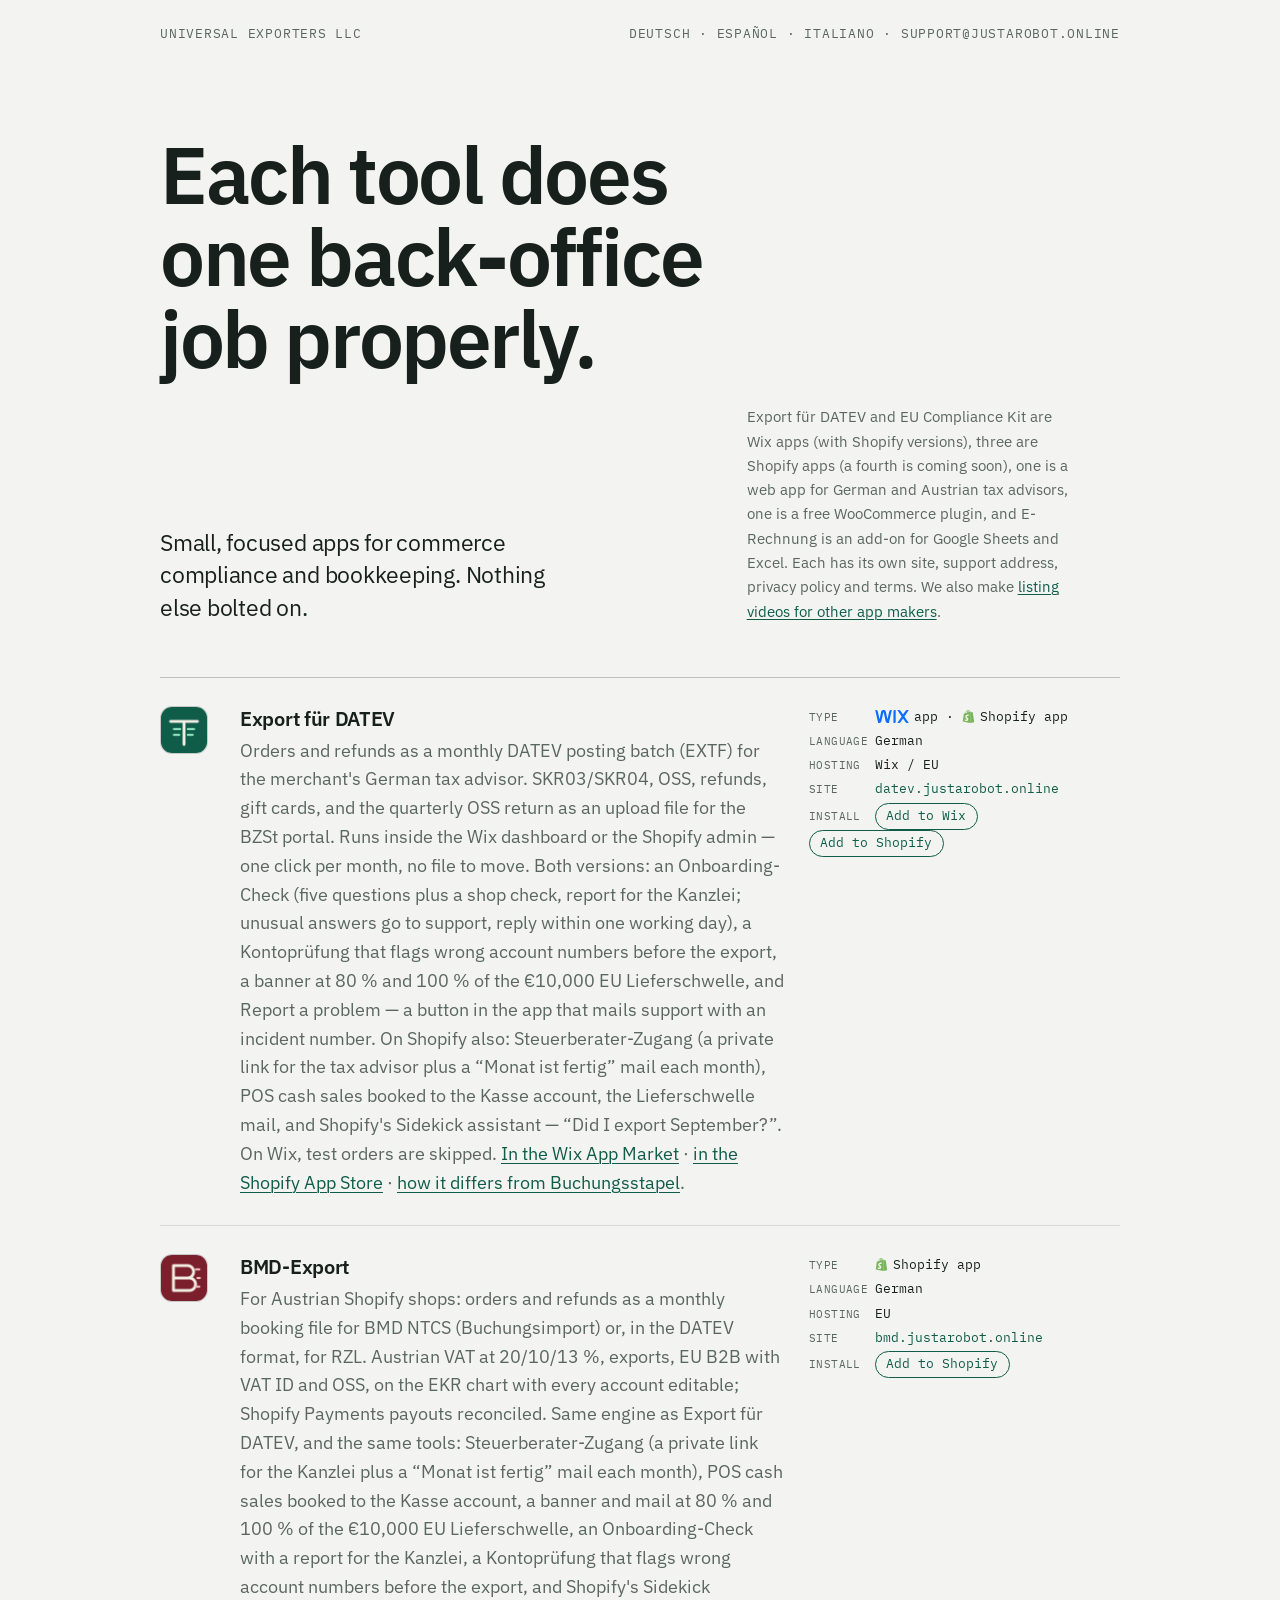
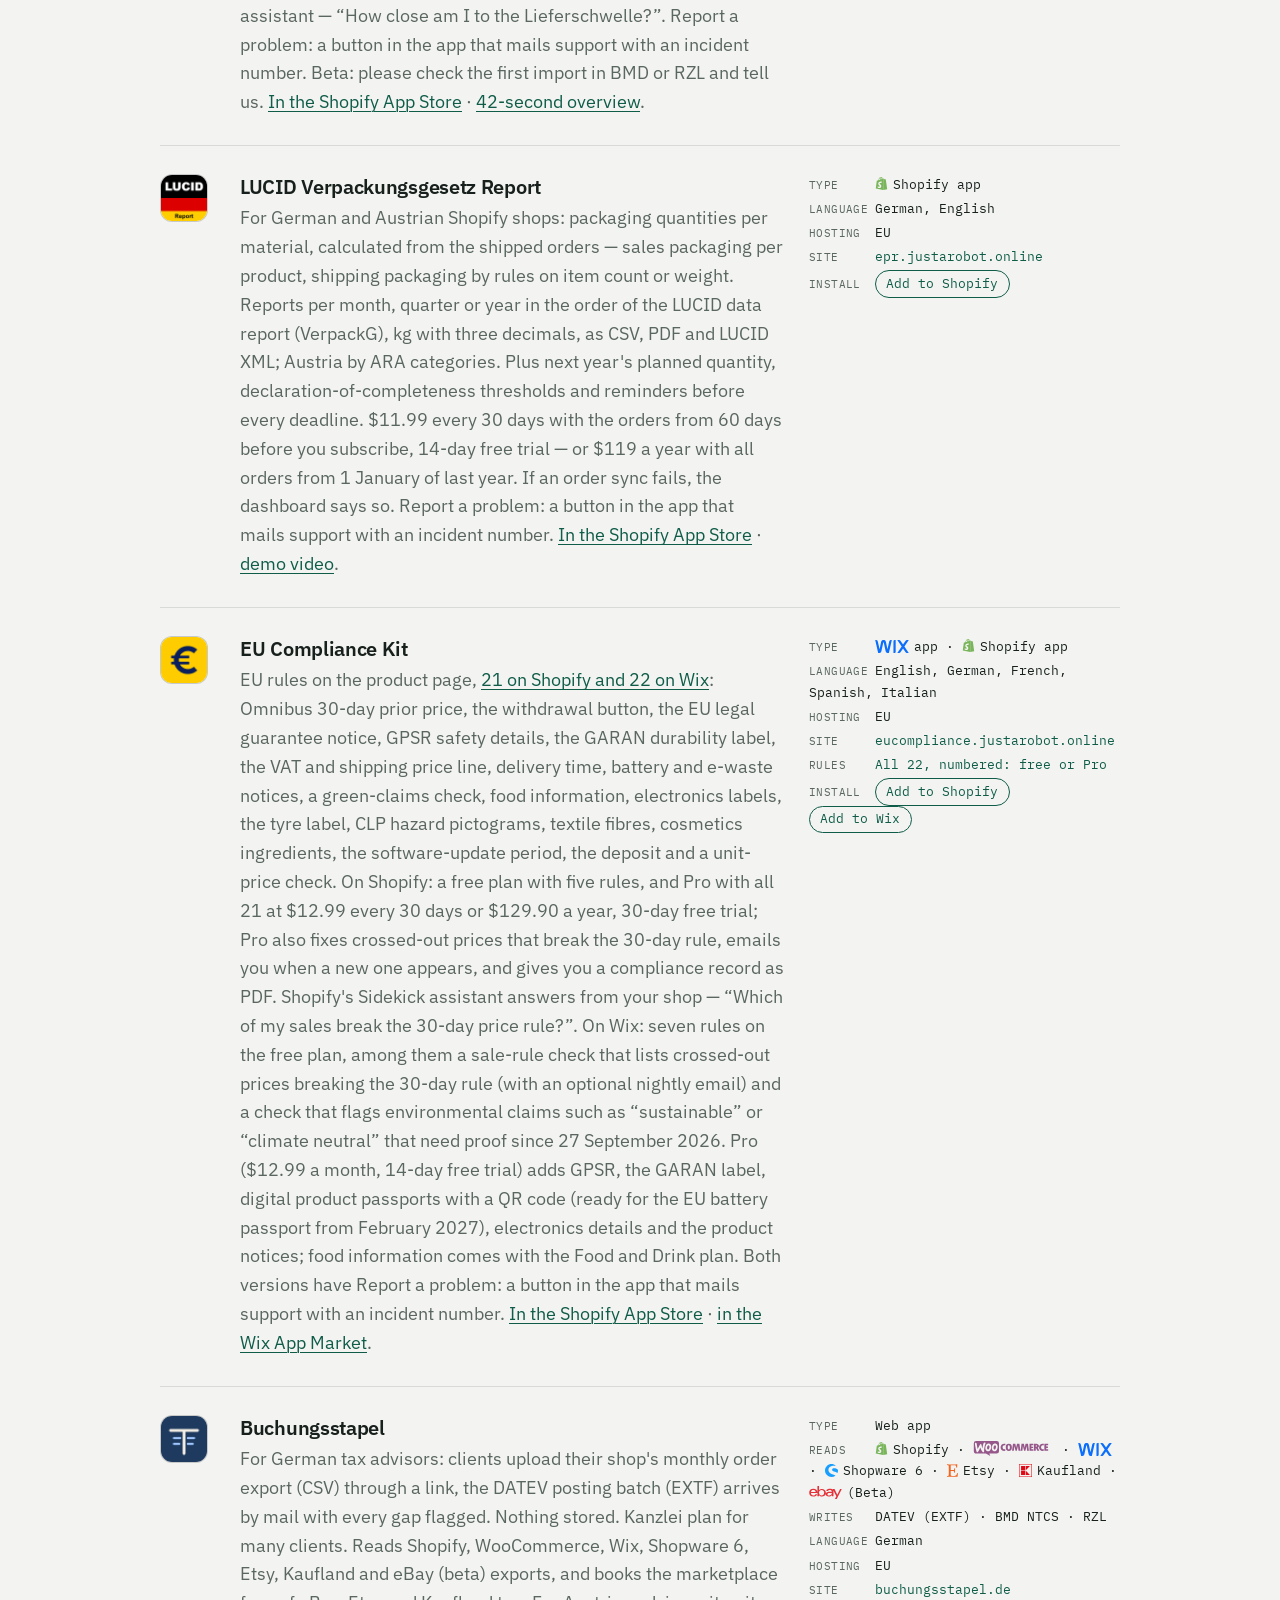
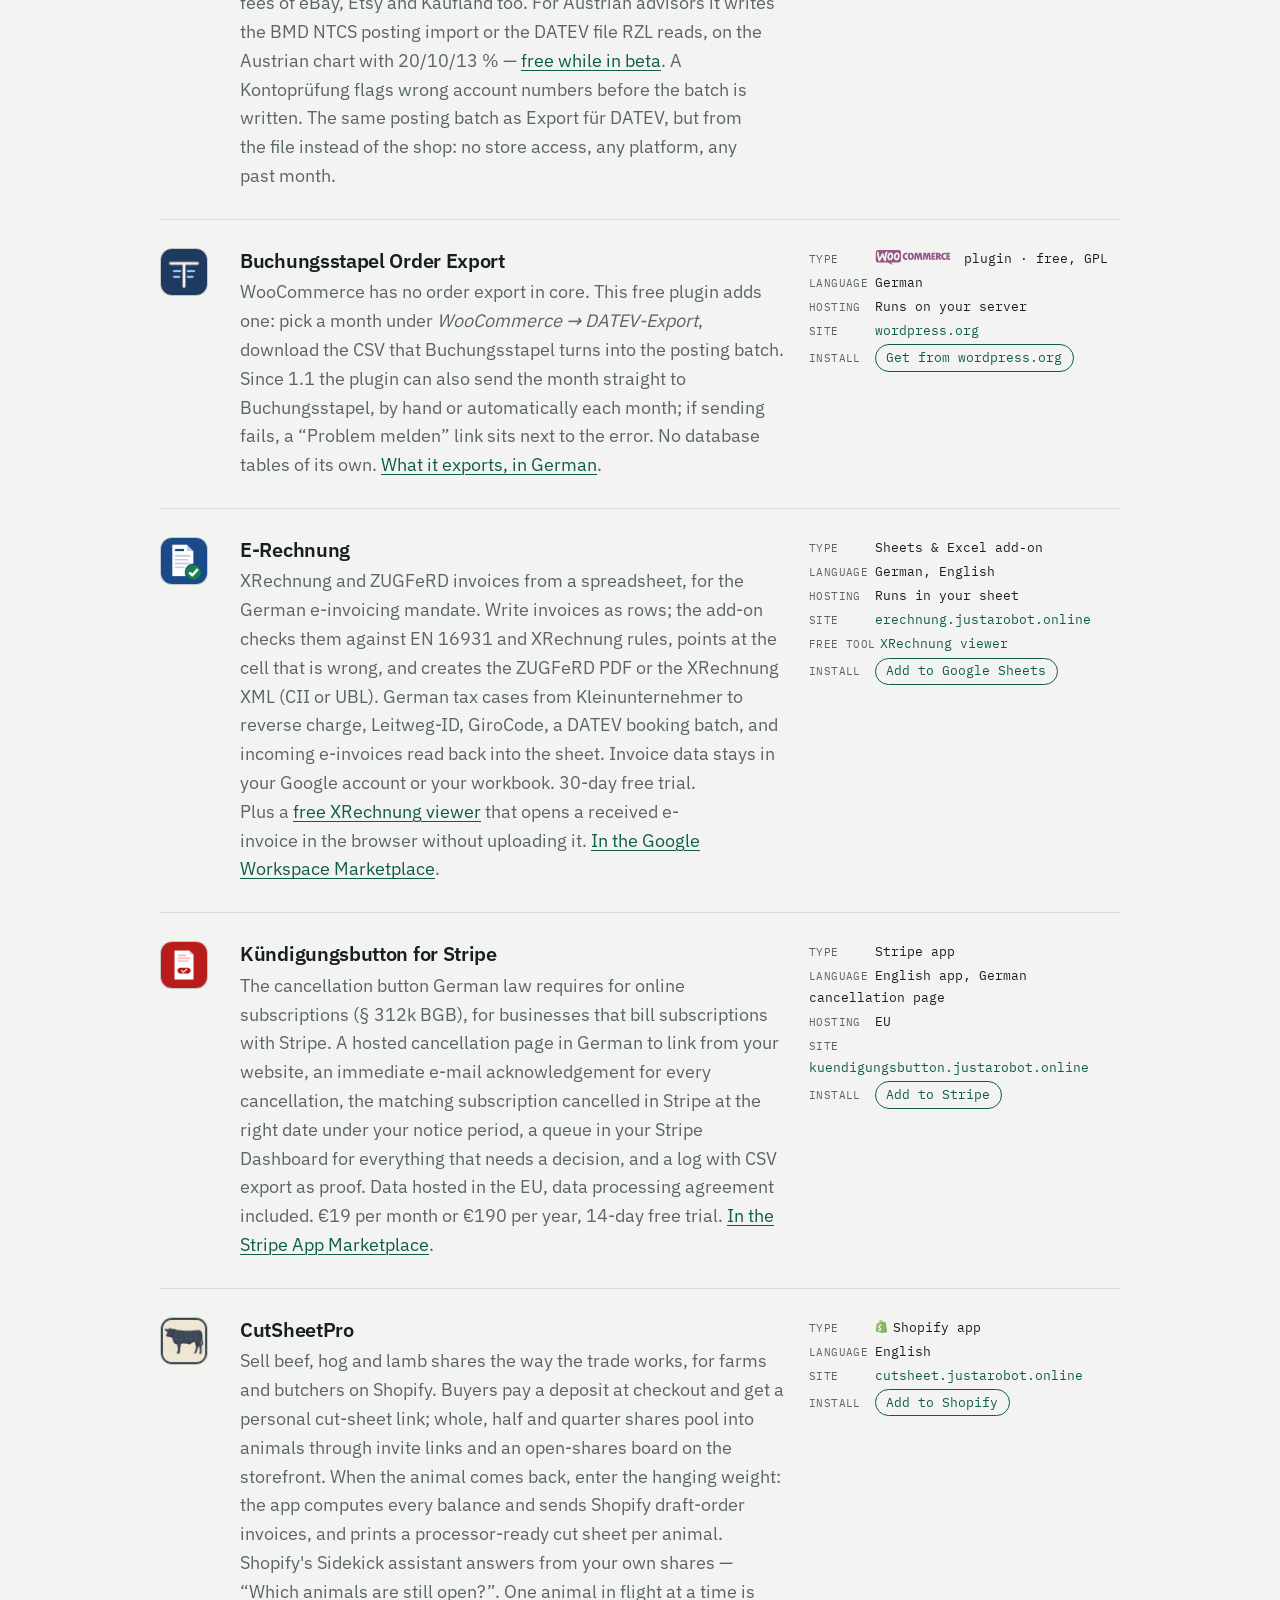
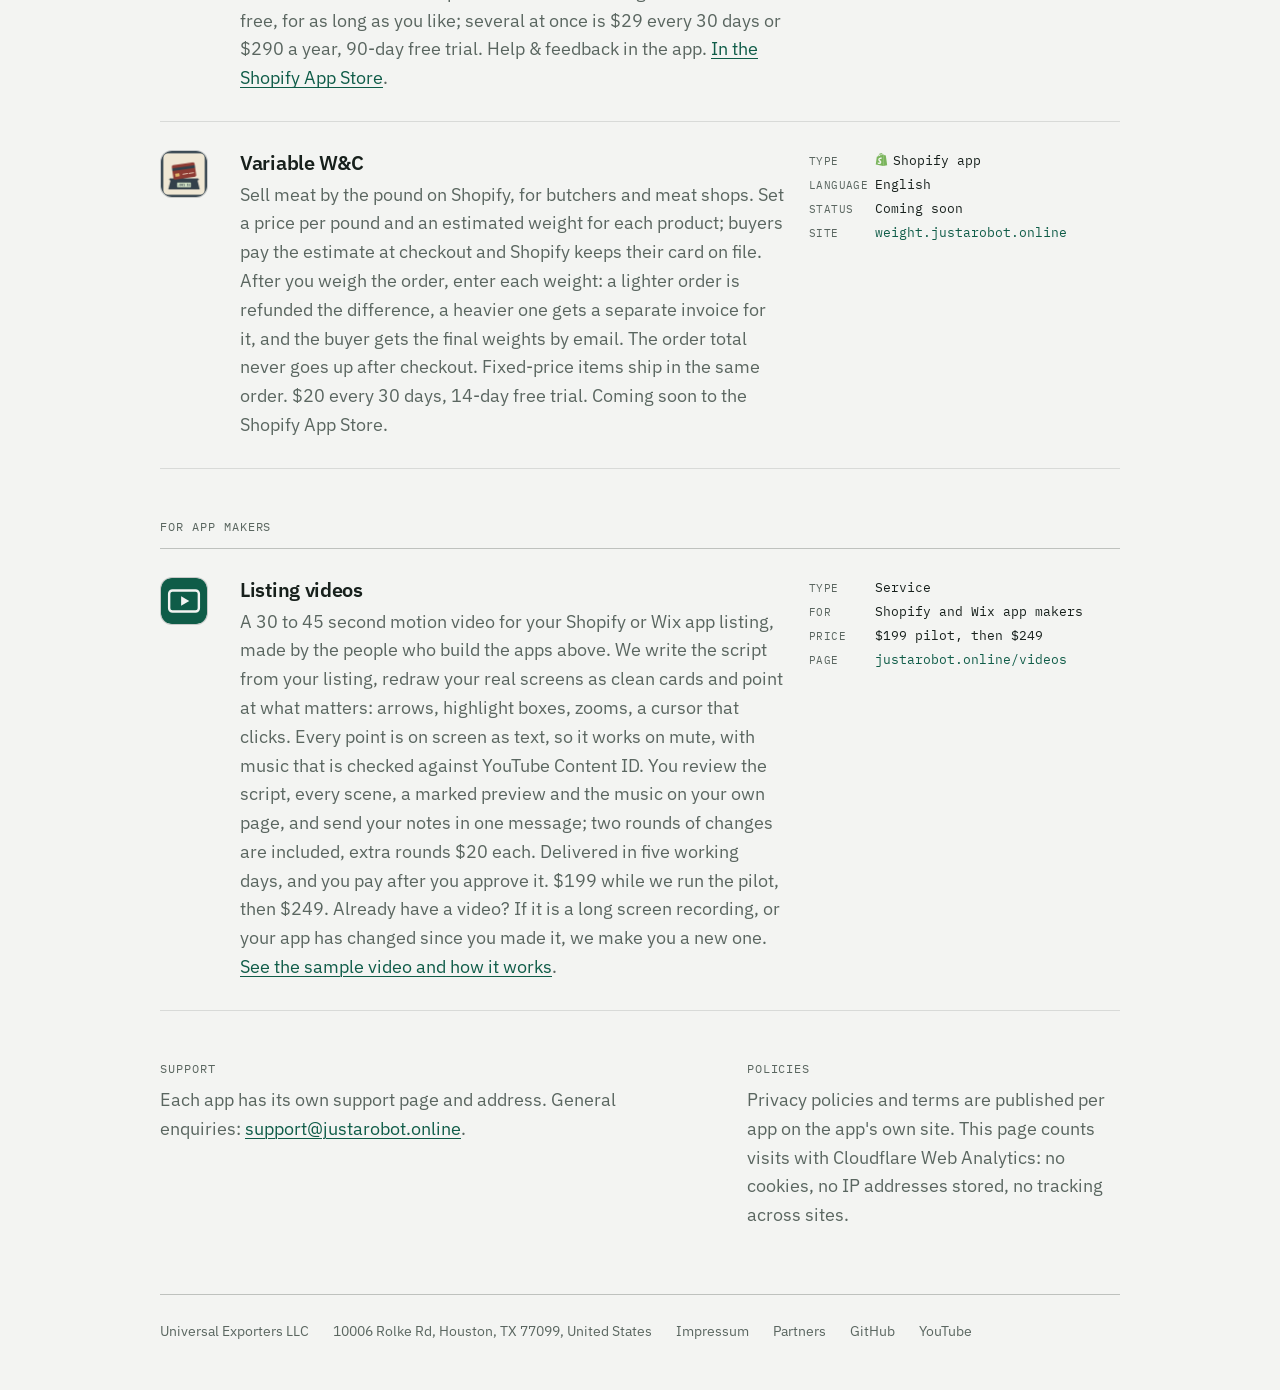
<file: index.html>
<!doctype html>
<html lang="en">
<head>
<meta charset="utf-8">
<meta name="viewport" content="width=device-width, initial-scale=1">
<title>DATEV Export, EU Compliance &amp; LUCID Apps for Shopify, Wix</title>
<meta name="description" content="DATEV export for Shopify and Wix, EU compliance (Omnibus, GPSR), LUCID Verpackungsgesetz reports, BMD export, XRechnung, a § 312k cancellation button for Stripe, cut sheets for meat shares, and listing videos for app makers.">
<link rel="icon" href="datev.png">
<link rel="canonical" href="https://justarobot.online/">
<link rel="alternate" hreflang="en" href="https://justarobot.online/">
<link rel="alternate" hreflang="de" href="https://justarobot.online/de/">
<link rel="alternate" hreflang="es" href="https://justarobot.online/es/">
<link rel="alternate" hreflang="it" href="https://justarobot.online/it/">
<link rel="alternate" hreflang="x-default" href="https://justarobot.online/">
<meta property="og:type" content="website">
<meta property="og:site_name" content="Universal Exporters">
<meta property="og:locale" content="en_US">
<meta property="og:locale:alternate" content="de_DE">
<meta property="og:locale:alternate" content="es_ES">
<meta property="og:locale:alternate" content="it_IT">
<meta property="og:title" content="DATEV Export, EU Compliance &amp; LUCID Apps for Shopify, Wix">
<meta property="og:description" content="DATEV export for Shopify and Wix, EU compliance (Omnibus, GPSR), LUCID Verpackungsgesetz reports, BMD export, XRechnung, a § 312k cancellation button for Stripe, cut sheets for meat shares, and listing videos for app makers.">
<meta property="og:url" content="https://justarobot.online/">
<meta property="og:image" content="https://justarobot.online/og.png">
<meta property="og:image:width" content="1200">
<meta property="og:image:height" content="630">
<meta name="twitter:card" content="summary_large_image">
<meta name="twitter:title" content="DATEV Export, EU Compliance &amp; LUCID Apps for Shopify, Wix">
<meta name="twitter:description" content="DATEV export for Shopify and Wix, EU compliance (Omnibus, GPSR), LUCID Verpackungsgesetz reports, BMD export, XRechnung, a § 312k cancellation button for Stripe, cut sheets for meat shares, and listing videos for app makers.">
<meta name="twitter:image" content="https://justarobot.online/og.png">
<script type="application/ld+json">{"@context":"https://schema.org","@graph":[
{"@type":"Organization","@id":"https://justarobot.online/#org","name":"Universal Exporters","url":"https://justarobot.online","logo":"https://justarobot.online/datev.png","sameAs":["https://github.com/justarob0x","https://www.youtube.com/@universalexportersllc"],"address":{"@type":"PostalAddress","streetAddress":"10006 Rolke Rd","addressLocality":"Houston","addressRegion":"TX","postalCode":"77099","addressCountry":"US"}},
{"@type":"SoftwareApplication","name":"Export für DATEV","url":"https://datev.justarobot.online","applicationCategory":"BusinessApplication","operatingSystem":"Web","description":"Shopify and Wix orders and refunds as a monthly DATEV posting batch (EXTF) for the German tax advisor: SKR03/SKR04, OSS, refunds, gift cards, the quarterly OSS return.","author":{"@id":"https://justarobot.online/#org"},"offers":[{"@type":"Offer","name":"Shopify","price":"19.00","priceCurrency":"EUR","description":"every 30 days, 14-day free trial"},{"@type":"Offer","name":"Wix","price":"18.90","priceCurrency":"USD","description":"per month, 14-day free trial"}]},
{"@type":"SoftwareApplication","name":"BMD-Export","url":"https://bmd.justarobot.online","applicationCategory":"BusinessApplication","operatingSystem":"Web","description":"Shopify orders and refunds for Austrian shops as a monthly booking file for BMD NTCS or, in the DATEV format, for RZL: VAT 20/10/13 %, OSS, exports, EU B2B on the EKR chart.","author":{"@id":"https://justarobot.online/#org"},"offers":{"@type":"Offer","price":"19.00","priceCurrency":"EUR","description":"every 30 days, 14-day free trial"}},
{"@type":"SoftwareApplication","name":"LUCID Verpackungsgesetz Report","url":"https://epr.justarobot.online","applicationCategory":"BusinessApplication","operatingSystem":"Web","description":"Packaging quantities per material from shipped Shopify orders, reported per month, quarter or year in the order of the LUCID data report (VerpackG) and by ARA categories for Austria.","author":{"@id":"https://justarobot.online/#org"},"offers":[{"@type":"Offer","name":"Monthly","price":"11.99","priceCurrency":"USD","description":"every 30 days, 14-day free trial"},{"@type":"Offer","name":"Yearly","price":"119.00","priceCurrency":"USD","description":"per year, with all orders from 1 January of last year"}]},
{"@type":"SoftwareApplication","name":"EU Compliance Kit","url":"https://eucompliance.justarobot.online","applicationCategory":"BusinessApplication","operatingSystem":"Web","description":"EU rules on Shopify (21) and Wix (22) product pages: Omnibus 30-day prior price, withdrawal button, legal guarantee notice, GPSR safety details, GARAN label, VAT and shipping line, delivery time, battery and e-waste notices, green-claims check, food information, electronics and tyre labels, CLP hazard pictograms, textile fibres, cosmetics ingredients, food supplements, software-update period, deposit, unit-price check, withdrawal exclusions, used goods, digital product passports.","author":{"@id":"https://justarobot.online/#org"},"offers":[{"@type":"Offer","name":"Shopify Free","price":"0","priceCurrency":"USD"},{"@type":"Offer","name":"Shopify Pro","price":"12.99","priceCurrency":"USD","description":"every 30 days or $129.90 a year, 30-day free trial"},{"@type":"Offer","name":"Wix Free","price":"0","priceCurrency":"USD"},{"@type":"Offer","name":"Wix Pro","price":"12.99","priceCurrency":"USD","description":"per month, 15% off yearly, 14-day free trial"},{"@type":"Offer","name":"Wix Food and Drink","price":"9.99","priceCurrency":"USD","description":"per month, food information"},{"@type":"Offer","name":"Wix Pro + Food and Drink","price":"19.99","priceCurrency":"USD","description":"per month, Pro and food information"}]},
{"@type":"SoftwareApplication","name":"Buchungsstapel","url":"https://buchungsstapel.de","applicationCategory":"BusinessApplication","operatingSystem":"Web","description":"Web app for German and Austrian tax advisors: the client's monthly shop order export (CSV) becomes a DATEV posting batch (EXTF), a BMD NTCS import or an RZL file. Reads Shopify, WooCommerce, Wix, Shopware 6, Etsy, Kaufland and eBay exports.","author":{"@id":"https://justarobot.online/#org"},"offers":{"@type":"Offer","price":"19.00","priceCurrency":"EUR","description":"per client every 30 days, or 149 € a year"}},
{"@type":"SoftwareApplication","name":"Buchungsstapel Order Export for WooCommerce","url":"https://wordpress.org/plugins/buchungsstapel-order-export-for-woocommerce/","applicationCategory":"BusinessApplication","operatingSystem":"Web","description":"Free WooCommerce plugin that exports a month of orders as the CSV Buchungsstapel turns into a DATEV posting batch.","author":{"@id":"https://justarobot.online/#org"},"offers":{"@type":"Offer","price":"0","priceCurrency":"EUR"}},
{"@type":"SoftwareApplication","name":"E-Rechnung","url":"https://erechnung.justarobot.online","applicationCategory":"BusinessApplication","operatingSystem":"Web","description":"XRechnung and ZUGFeRD e-invoices from Google Sheets or Excel, checked against EN 16931, with a DATEV booking batch and a free XRechnung viewer.","author":{"@id":"https://justarobot.online/#org"},"offers":{"@type":"Offer","price":"2.99","priceCurrency":"EUR","description":"per month or 29 € a year, 30-day free trial"}},
{"@type":"SoftwareApplication","name":"Kündigungsbutton for Stripe","url":"https://marketplace.stripe.com/apps/kuendigungsbutton","applicationCategory":"BusinessApplication","operatingSystem":"Web","description":"The cancellation button German law requires for online subscriptions (§ 312k BGB), for businesses that bill subscriptions with Stripe: hosted cancellation page in German, immediate e-mail acknowledgement, cancellation of the matching Stripe subscription at the right date, a queue for everything else, and a log with CSV export.","author":{"@id":"https://justarobot.online/#org"},"offers":{"@type":"Offer","price":"19.00","priceCurrency":"EUR","description":"per month or 190 € a year, 14-day free trial"}},
{"@type":"SoftwareApplication","name":"CutSheetPro","url":"https://cutsheet.justarobot.online","applicationCategory":"BusinessApplication","operatingSystem":"Web","description":"Shopify app for farms and butchers selling beef, hog and lamb shares: deposits at checkout, cut sheets, balances from hanging weight, draft-order invoices.","author":{"@id":"https://justarobot.online/#org"},"offers":[{"@type":"Offer","name":"Free","price":"0","priceCurrency":"USD","description":"one animal in flight at a time"},{"@type":"Offer","name":"Paid","price":"29.00","priceCurrency":"USD","description":"every 30 days or $290 a year, 90-day free trial"}]},
{"@type":"Service","@id":"https://justarobot.online/videos/#service","name":"App listing videos","url":"https://justarobot.online/videos/","serviceType":"Promo video production for Shopify and Wix apps","description":"A 30 to 45 second motion video for a Shopify or Wix app listing, built from the app's real screens, reviewed on a private page.","provider":{"@id":"https://justarobot.online/#org"},"areaServed":"Worldwide","offers":{"@type":"Offer","price":"199","priceCurrency":"USD","description":"Pilot price, $249 after the pilot. Two rounds of changes included, extra rounds $20 each."}}
]}</script>
<link rel="preload" href="fonts/ibm-plex-sans-normal.woff2" as="font" type="font/woff2" crossorigin>
<link rel="stylesheet" href="/site.css">
<script defer src="https://static.cloudflareinsights.com/beacon.min.js" data-cf-beacon='{"token": "f2b1d695183146ddbb72b2a0824e38e5"}'></script>
</head>
<body>
<svg width="0" height="0" style="position:absolute" aria-hidden="true"><symbol id="shopify" viewBox="1.45 0 21.1 24"><path fill="currentColor" d="M15.337 23.979l7.216-1.561s-2.604-17.613-2.625-17.73c-.018-.116-.114-.192-.211-.192s-1.929-.136-1.929-.136-1.275-1.274-1.439-1.411c-.045-.037-.075-.057-.121-.074l-.914 21.104h.023zM11.71 11.305s-.81-.424-1.774-.424c-1.447 0-1.504.906-1.504 1.141 0 1.232 3.24 1.715 3.24 4.629 0 2.295-1.44 3.76-3.406 3.76-2.354 0-3.54-1.465-3.54-1.465l.646-2.086s1.245 1.066 2.28 1.066c.675 0 .975-.545.975-.932 0-1.619-2.654-1.694-2.654-4.359-.034-2.237 1.571-4.416 4.827-4.416 1.257 0 1.875.361 1.875.361l-.945 2.715-.02.01zM11.17.83c.136 0 .271.038.405.135-.984.465-2.064 1.639-2.508 3.992-.656.213-1.293.405-1.889.578C7.697 3.75 8.951.84 11.17.84V.83zm1.235 2.949v.135c-.754.232-1.583.484-2.394.736.466-1.777 1.333-2.645 2.085-2.971.193.501.309 1.176.309 2.1zm.539-2.234c.694.074 1.141.867 1.429 1.755-.349.114-.735.231-1.158.366v-.252c0-.752-.096-1.371-.271-1.871v.002zm2.992 1.289c-.02 0-.06.021-.078.021s-.289.075-.714.21c-.423-1.233-1.176-2.37-2.508-2.37h-.115C12.135.209 11.669 0 11.265 0 8.159 0 6.675 3.877 6.21 5.846c-1.194.365-2.063.636-2.16.674-.675.213-.694.232-.772.87-.075.462-1.83 14.063-1.83 14.063L15.009 24l.927-21.166z"/></symbol><symbol id="wix" viewBox="0 7.35 24 9.29"><path fill="currentColor" d="m0 7.354 2.113 9.292h.801a1.54 1.54 0 0 0 1.506-1.218l1.351-6.34a.171.171 0 0 1 .167-.137c.08 0 .15.058.167.137l1.352 6.34a1.54 1.54 0 0 0 1.506 1.218h.805l2.113-9.292h-.565c-.62 0-1.159.43-1.296 1.035l-1.26 5.545-1.106-5.176a1.76 1.76 0 0 0-2.19-1.324c-.639.176-1.113.716-1.251 1.365l-1.094 5.127-1.26-5.537A1.33 1.33 0 0 0 .563 7.354H0zm13.992 0a.951.951 0 0 0-.951.95v8.342h.635a.952.952 0 0 0 .951-.95V7.353h-.635zm1.778 0 3.158 4.66-3.14 4.632h1.325c.368 0 .712-.181.918-.486l1.756-2.59a.12.12 0 0 1 .197 0l1.754 2.59c.206.305.55.486.918.486h1.326l-3.14-4.632L24 7.354h-1.326c-.368 0-.712.181-.918.486l-1.772 2.617a.12.12 0 0 1-.197 0L18.014 7.84a1.108 1.108 0 0 0-.918-.486H15.77z"/></symbol><symbol id="woocommerce" viewBox="0 9.58 24 4.84"><path fill="currentColor" d="M.754 9.58a.754.754 0 00-.754.758v2.525c0 .42.339.758.758.758h3.135l1.431.799-.326-.799h2.373a.757.757 0 00.758-.758v-2.525a.757.757 0 00-.758-.758H.754zm2.709.445h.03c.065.001.124.023.179.067a.26.26 0 01.103.19.29.29 0 01-.033.16c-.13.239-.236.64-.322 1.199-.083.541-.114.965-.094 1.267a.392.392 0 01-.039.219.213.213 0 01-.176.12c-.086.006-.177-.034-.263-.124-.31-.316-.555-.788-.735-1.416-.216.425-.375.744-.478.957-.196.376-.363.568-.502.578-.09.007-.166-.069-.233-.228-.17-.436-.352-1.277-.548-2.524a.297.297 0 01.054-.222c.047-.064.116-.095.21-.102.169-.013.265.065.288.238.103.695.217 1.284.336 1.766l.727-1.387c.066-.126.15-.192.25-.199.146-.01.237.083.273.28.083.441.188.817.315 1.136.086-.844.233-1.453.44-1.828a.255.255 0 01.218-.147zm1.293.36c.056 0 .116.006.18.02.232.05.411.177.53.386.107.18.161.395.161.654 0 .343-.087.654-.26.94-.2.332-.459.5-.781.5a.88.88 0 01-.18-.022.763.763 0 01-.531-.384 1.287 1.287 0 01-.158-.659c0-.342.085-.655.258-.937.202-.333.462-.498.78-.498zm2.084 0c.056 0 .116.006.18.02.236.05.411.177.53.386.107.18.16.395.16.654 0 .343-.086.654-.259.94-.2.332-.459.5-.781.5a.88.88 0 01-.18-.022.763.763 0 01-.531-.384 1.287 1.287 0 01-.16-.659c0-.342.087-.655.26-.937.202-.333.462-.498.78-.498zm4.437.047c-.305 0-.546.102-.718.304-.173.203-.256.49-.256.856 0 .395.086.697.256.906.17.21.418.316.744.316.315 0 .559-.107.728-.316.17-.21.256-.504.256-.883s-.087-.673-.26-.879c-.176-.202-.424-.304-.75-.304zm-1.466.002a1.13 1.13 0 00-.84.326c-.223.22-.332.499-.332.838 0 .362.108.658.328.88.22.223.505.336.861.336.103 0 .22-.016.346-.052v-.54c-.117.034-.216.051-.303.051a.545.545 0 01-.422-.177c-.106-.12-.16-.278-.16-.48 0-.19.053-.348.156-.468a.498.498 0 01.397-.181c.103 0 .212.015.332.049v-.537a1.394 1.394 0 00-.363-.045zm12.414 0a1.135 1.135 0 00-.84.326c-.223.22-.332.499-.332.838 0 .362.108.658.328.88.22.223.506.336.861.336.103 0 .22-.016.346-.052v-.54c-.116.034-.216.051-.303.051a.545.545 0 01-.422-.177c-.106-.12-.16-.278-.16-.48 0-.19.053-.348.156-.468a.498.498 0 01.397-.181c.103 0 .212.015.332.049v-.537a1.394 1.394 0 00-.363-.045zm-9.598.06l-.29 2.264h.579l.156-1.559.395 1.559h.412l.379-1.555.164 1.555h.603l-.304-2.264h-.791l-.12.508c-.03.13-.06.264-.087.4l-.067.352a29.97 29.97 0 00-.258-1.26h-.771zm2.768 0l-.29 2.264h.579l.156-1.559.396 1.559h.412l.375-1.555.165 1.555h.603l-.305-2.264h-.789l-.119.508c-.03.13-.06.264-.086.4l-.066.352c-.063-.352-.15-.771-.26-1.26h-.771zm3.988 0v2.264h.611v-1.031h.012l.494 1.03h.645l-.489-1.019a.61.61 0 00.37-.552.598.598 0 00-.25-.506c-.167-.123-.394-.186-.68-.186h-.713zm3.377 0v2.264H24v-.483h-.63v-.414h.54v-.468h-.54v-.416h.626v-.483H22.76zm-4.793.004v2.264h1.24v-.483h-.627v-.416h.541v-.468h-.54v-.415h.622v-.482h-1.236zm2.025.432c.146.003.25.025.313.072.063.046.091.12.091.227 0 .156-.135.236-.404.24v-.54zm-15.22.011c-.104 0-.205.069-.301.211a1.078 1.078 0 00-.2.639c0 .096.02.2.06.303.049.13.117.198.196.215.083.016.173-.02.27-.106.123-.11.205-.273.252-.492.016-.077.023-.16.023-.246 0-.097-.02-.2-.06-.303-.05-.13-.116-.198-.196-.215a.246.246 0 00-.045-.006zm2.083 0c-.103 0-.204.069-.3.211a1.078 1.078 0 00-.2.639c0 .096.02.2.06.303.049.13.117.198.196.215.083.016.173-.02.27-.106.123-.11.205-.273.252-.492.013-.077.023-.16.023-.246 0-.097-.02-.2-.06-.303-.05-.13-.116-.198-.196-.215a.246.246 0 00-.045-.006zm4.428.006c.233 0 .354.218.354.66-.004.273-.038.46-.098.553a.293.293 0 01-.262.139.266.266 0 01-.242-.139c-.056-.093-.084-.28-.084-.562 0-.436.11-.65.332-.65Z"/></symbol><symbol id="shopware" viewBox="0 0 24 24"><path fill="currentColor" d="M23.9477 10.8913a.1735.1735 0 00-.061-.1178c-2.5032-2.078-4.5288-2.9261-6.9905-2.9261-1.3127 0-2.32.2638-2.9916.7827-.5822.4492-.8896 1.0772-.8896 1.812 0 2.0605 2.5184 3.0003 5.4358 4.0883 1.5023.5604 3.057 1.1404 4.483 1.9319a.1626.1626 0 00.0828.0218.187.187 0 00.0589-.011c.0458-.0174.085-.0523.1025-.1002.545-1.3955.822-2.8673.822-4.374a13.082 13.082 0 00-.0523-1.1076zm-4.81 10.4791c-1.0423-.785-2.5795-1.3824-4.2061-2.0125-1.9362-.7501-4.132-1.6027-5.7803-2.913-1.8665-1.4871-2.7757-3.3623-2.7757-5.7324 0-2.1281.883-3.9466 2.5533-5.2614 1.873-1.474 4.7119-2.2546 8.2071-2.2546.966 0 1.8883.0589 2.743.1766a.1696.1696 0 00.1788-.098.17.17 0 00-.0414-.2007C17.814 1.0924 14.9664.0022 12.001.0022c-3.2052 0-6.2186 1.2472-8.4862 3.5148C1.2494 5.7825 0 8.796 0 11.999c0 3.2051 1.2472 6.2185 3.5149 8.484 2.2654 2.2654 5.2788 3.5148 8.4862 3.5148 2.5903 0 5.0564-.8133 7.1344-2.3505a.1714.1714 0 00.0697-.1374.1735.1735 0 00-.0676-.1395Z"/></symbol><symbol id="etsy" viewBox="1.52 0 20.96 24"><path fill="currentColor" d="M8.559 2.445c0-.325.033-.52.59-.52h7.465c1.3 0 2.02 1.11 2.54 3.193l.42 1.666h1.27c.23-4.728.43-6.784.43-6.784s-3.196.36-5.09.36H6.635L1.521.196v1.37l1.725.326c1.21.24 1.5.496 1.6 1.606 0 0 .11 3.27.11 8.64 0 5.385-.09 8.61-.09 8.61 0 .973-.39 1.333-1.59 1.573l-1.722.33V24l5.13-.165h8.55c1.935 0 6.39.165 6.39.165.105-1.17.75-6.48.855-7.064h-1.2l-1.284 2.91c-1.005 2.28-2.476 2.445-4.11 2.445h-4.906c-1.63 0-2.415-.64-2.415-2.05V12.8s3.62 0 4.79.096c.912.064 1.463.325 1.76 1.598l.39 1.695h1.41l-.09-4.278.192-4.305h-1.391l-.45 1.89c-.283 1.244-.48 1.47-1.754 1.6-1.666.17-4.815.14-4.815.14V2.45h-.05z"/></symbol><symbol id="kaufland" viewBox="0 0 24 24"><path fill="currentColor" d="M0 24h24V0H0zm23.008-.989H.989V.989h22.022zM3.773 3.776h7.651v7.65H3.773zm8.801 0v7.652l7.653-7.652zm-8.801 8.8h7.651v7.651H3.773zm8.801-.004v7.652h7.653z"/></symbol><symbol id="ebay" viewBox="0 7.21 24 9.58"><path fill="currentColor" d="M6.056 12.132v-4.92h1.2v3.026c.59-.703 1.402-.906 2.202-.906 1.34 0 2.828.904 2.828 2.855 0 .233-.015.457-.06.668.24-.953 1.274-1.305 2.896-1.344.51-.018 1.095-.018 1.56-.018v-.135c0-.885-.556-1.244-1.53-1.244-.72 0-1.245.3-1.305.81h-1.275c.136-1.29 1.5-1.62 2.686-1.62 1.064 0 1.995.27 2.415 1.02l-.436-.84h1.41l2.055 4.125 2.055-4.126H24l-3.72 7.305h-1.346l1.07-2.04-2.33-4.38c.13.255.2.555.2.93v2.46c0 .346.01.69.04 1.005H16.8a6.543 6.543 0 01-.046-.765c-.603.734-1.32.96-2.32.96-1.48 0-2.272-.78-2.272-1.695 0-.15.015-.284.037-.405-.3 1.246-1.36 2.086-2.767 2.086-.87 0-1.694-.315-2.2-.93 0 .24-.015.494-.04.734h-1.18c.02-.39.04-.855.04-1.245v-1.05h-4.83c.065 1.095.818 1.74 1.853 1.74.718 0 1.355-.3 1.568-.93h1.24c-.24 1.29-1.61 1.725-2.79 1.725C.95 15.009 0 13.822 0 12.232c0-1.754.982-2.91 3.116-2.91 1.688 0 2.93.886 2.94 2.806v.005zm9.137.183c-1.095.034-1.77.233-1.77.95 0 .465.36.97 1.305.97 1.26 0 1.935-.69 1.935-1.814v-.13c-.45 0-.99.006-1.484.022h.012zm-6.06 1.875c1.11 0 1.876-.806 1.876-2.02s-.768-2.02-1.893-2.02c-1.11 0-1.89.806-1.89 2.02s.765 2.02 1.875 2.02h.03zm-4.35-2.514c-.044-1.125-.854-1.546-1.725-1.546-.944 0-1.694.474-1.815 1.546z"/></symbol></svg>
<div class="wrap">
  <header class="mast">
    <span>Universal Exporters LLC</span>
    <span><a href="/de/" hreflang="de" lang="de">Deutsch</a> · <a href="/es/" hreflang="es" lang="es">Español</a> · <a href="/it/" hreflang="it" lang="it">Italiano</a> · <a href="mailto:support@justarobot.online">support@justarobot.online</a></span>
  </header>

  <main>
    <section class="title">
      <h1>Each tool does one back‑office job properly.</h1>
      <p class="lede">Small, focused apps for commerce compliance and bookkeeping. Nothing else bolted on.</p>
      <p class="aside">Export für DATEV and EU Compliance Kit are Wix apps (with Shopify versions), three are Shopify apps (a fourth is coming soon), one is a web app for German and Austrian tax advisors, one is a free WooCommerce plugin, and E-Rechnung is an add-on for Google Sheets and Excel. Each has its own site, support address, privacy policy and terms. We also make <a href="/videos/">listing videos for other app makers</a>.</p>
    </section>

    <ul class="index">
      <li class="tool">
        <img class="tool__icon" src="datev.png" alt="" width="48" height="48">
        <div>
          <h2><a href="https://datev.justarobot.online" target="_blank" rel="noopener">Export für DATEV</a></h2>
          <p>Orders and refunds as a monthly DATEV posting batch (EXTF) for the merchant's German tax advisor. SKR03/SKR04, OSS, refunds, gift cards, and the quarterly OSS return as an upload file for the BZSt portal. Runs inside the Wix dashboard or the Shopify admin — one click per month, no file to move. Both versions: an Onboarding-Check (five questions plus a shop check, report for the Kanzlei; unusual answers go to support, reply within one working day), a Kontoprüfung that flags wrong account numbers before the export, a banner at 80 % and 100 % of the €10,000 EU Lieferschwelle, and Report a problem — a button in the app that mails support with an incident number. On Shopify also: Steuerberater-Zugang (a private link for the tax advisor plus a “Monat ist fertig” mail each month), POS cash sales booked to the Kasse account, the Lieferschwelle mail, and Shopify's Sidekick assistant — “Did I export September?”. On Wix, test orders are skipped. <a href="https://www.wix.com/app-market/universal-exporters-llc-export-f%C3%BCr-datev" target="_blank" rel="noopener">In the Wix App Market</a> · <a href="https://apps.shopify.com/datev-export" target="_blank" rel="noopener">in the Shopify App Store</a> · <a href="https://buchungsstapel.de/wix-app" target="_blank" rel="noopener">how it differs from Buchungsstapel</a>.</p>
        </div>
        <div class="tool__meta">
          <span><span class="k">Type</span><b><svg class="brand brand--wix" role="img" aria-label="Wix"><use href="#wix"/></svg>app · <svg class="brand" aria-hidden="true"><use href="#shopify"/></svg>Shopify app</b></span>
          <span><span class="k">Language</span><b>German</b></span>
          <span><span class="k">Hosting</span><b>Wix / EU</b></span>
          <span><span class="k">Site</span><a href="https://datev.justarobot.online" target="_blank" rel="noopener">datev.justarobot.online</a></span>
          <span><span class="k">Install</span><a class="install" href="https://www.wix.com/app-market/universal-exporters-llc-export-f%C3%BCr-datev" target="_blank" rel="noopener">Add to Wix</a> <a class="install" href="https://apps.shopify.com/datev-export" target="_blank" rel="noopener">Add to Shopify</a></span>
        </div>
      </li>

      <li class="tool">
        <img class="tool__icon" src="bmd.png" alt="" width="48" height="48">
        <div>
          <h2><a href="https://bmd.justarobot.online" target="_blank" rel="noopener">BMD-Export</a></h2>
          <p>For Austrian Shopify shops: orders and refunds as a monthly booking file for BMD NTCS (Buchungsimport) or, in the DATEV format, for RZL. Austrian VAT at 20/10/13 %, exports, EU B2B with VAT ID and OSS, on the EKR chart with every account editable; Shopify Payments payouts reconciled. Same engine as Export für DATEV, and the same tools: Steuerberater-Zugang (a private link for the Kanzlei plus a “Monat ist fertig” mail each month), POS cash sales booked to the Kasse account, a banner and mail at 80 % and 100 % of the €10,000 EU Lieferschwelle, an Onboarding-Check with a report for the Kanzlei, a Kontoprüfung that flags wrong account numbers before the export, and Shopify's Sidekick assistant — “How close am I to the Lieferschwelle?”. Report a problem: a button in the app that mails support with an incident number. Beta: please check the first import in BMD or RZL and tell us. <a href="https://apps.shopify.com/bmd-export-2" target="_blank" rel="noopener">In the Shopify App Store</a> · <a href="https://youtu.be/MVgzaT7ezV4" target="_blank" rel="noopener">42-second overview</a>.</p>
        </div>
        <div class="tool__meta">
          <span><span class="k">Type</span><b><svg class="brand" aria-hidden="true"><use href="#shopify"/></svg>Shopify app</b></span>
          <span><span class="k">Language</span><b>German</b></span>
          <span><span class="k">Hosting</span><b>EU</b></span>
          <span><span class="k">Site</span><a href="https://bmd.justarobot.online" target="_blank" rel="noopener">bmd.justarobot.online</a></span>
          <span><span class="k">Install</span><a class="install" href="https://apps.shopify.com/bmd-export-2" target="_blank" rel="noopener">Add to Shopify</a></span>
        </div>
      </li>

      <li class="tool">
        <img class="tool__icon" src="lucid.png" alt="" width="48" height="48">
        <div>
          <h2><a href="https://epr.justarobot.online" target="_blank" rel="noopener">LUCID Verpackungsgesetz Report</a></h2>
          <p>For German and Austrian Shopify shops: packaging quantities per material, calculated from the shipped orders — sales packaging per product, shipping packaging by rules on item count or weight. Reports per month, quarter or year in the order of the LUCID data report (VerpackG), kg with three decimals, as CSV, PDF and LUCID XML; Austria by ARA categories. Plus next year's planned quantity, declaration-of-completeness thresholds and reminders before every deadline. $11.99 every 30 days with the orders from 60 days before you subscribe, 14-day free trial — or $119 a year with all orders from 1 January of last year. If an order sync fails, the dashboard says so. Report a problem: a button in the app that mails support with an incident number. <a href="https://apps.shopify.com/lucid-verpackungsgesetz-report" target="_blank" rel="noopener">In the Shopify App Store</a> · <a href="https://youtu.be/RvdQfqXv5bw" target="_blank" rel="noopener">demo video</a>.</p>
        </div>
        <div class="tool__meta">
          <span><span class="k">Type</span><b><svg class="brand" aria-hidden="true"><use href="#shopify"/></svg>Shopify app</b></span>
          <span><span class="k">Language</span><b>German, English</b></span>
          <span><span class="k">Hosting</span><b>EU</b></span>
          <span><span class="k">Site</span><a href="https://epr.justarobot.online" target="_blank" rel="noopener">epr.justarobot.online</a></span>
          <span><span class="k">Install</span><a class="install" href="https://apps.shopify.com/lucid-verpackungsgesetz-report" target="_blank" rel="noopener">Add to Shopify</a></span>
        </div>
      </li>

      <li class="tool">
        <img class="tool__icon" src="eucompliance.png" alt="" width="48" height="48">
        <div>
          <h2><a href="https://eucompliance.justarobot.online" target="_blank" rel="noopener">EU Compliance Kit</a></h2>
          <p>EU rules on the product page, <a href="https://eucompliance.justarobot.online/rules" target="_blank" rel="noopener">21 on Shopify and 22 on Wix</a>: Omnibus 30-day prior price, the withdrawal button, the EU legal guarantee notice, GPSR safety details, the GARAN durability label, the VAT and shipping price line, delivery time, battery and e-waste notices, a green-claims check, food information, electronics labels, the tyre label, CLP hazard pictograms, textile fibres, cosmetics ingredients, the software-update period, the deposit and a unit-price check. On Shopify: a free plan with five rules, and Pro with all 21 at $12.99 every 30 days or $129.90 a year, 30-day free trial; Pro also fixes crossed-out prices that break the 30-day rule, emails you when a new one appears, and gives you a compliance record as PDF. Shopify's Sidekick assistant answers from your shop — “Which of my sales break the 30-day price rule?”. On Wix: seven rules on the free plan, among them a sale-rule check that lists crossed-out prices breaking the 30-day rule (with an optional nightly email) and a check that flags environmental claims such as “sustainable” or “climate neutral” that need proof since 27 September 2026. Pro ($12.99 a month, 14-day free trial) adds GPSR, the GARAN label, digital product passports with a QR code (ready for the EU battery passport from February 2027), electronics details and the product notices; food information comes with the Food and Drink plan. Both versions have Report a problem: a button in the app that mails support with an incident number. <a href="https://apps.shopify.com/eu-compliance-kit-1" target="_blank" rel="noopener">In the Shopify App Store</a> · <a href="https://www.wix.com/app-market/universal-exporters-llc-eu-compliance-kit" target="_blank" rel="noopener">in the Wix App Market</a>.</p>
        </div>
        <div class="tool__meta">
          <span><span class="k">Type</span><b><svg class="brand brand--wix" role="img" aria-label="Wix"><use href="#wix"/></svg>app · <svg class="brand" aria-hidden="true"><use href="#shopify"/></svg>Shopify app</b></span>
          <span><span class="k">Language</span><b>English, German, French, Spanish, Italian</b></span>
          <span><span class="k">Hosting</span><b>EU</b></span>
          <span><span class="k">Site</span><a href="https://eucompliance.justarobot.online" target="_blank" rel="noopener">eucompliance.justarobot.online</a></span>
          <span><span class="k">Rules</span><a href="https://eucompliance.justarobot.online/rules" target="_blank" rel="noopener">All 22, numbered: free or Pro</a></span>
          <span><span class="k">Install</span><a class="install" href="https://apps.shopify.com/eu-compliance-kit-1" target="_blank" rel="noopener">Add to Shopify</a> <a class="install" href="https://www.wix.com/app-market/universal-exporters-llc-eu-compliance-kit" target="_blank" rel="noopener">Add to Wix</a></span>
        </div>
      </li>

      <li class="tool">
        <img class="tool__icon" src="buchungsstapel.png" alt="" width="48" height="48">
        <div>
          <h2><a href="https://buchungsstapel.de" target="_blank" rel="noopener">Buchungsstapel</a></h2>
          <p>For German tax advisors: clients upload their shop's monthly order export (CSV) through a link, the DATEV posting batch (EXTF) arrives by mail with every gap flagged. Nothing stored. Kanzlei plan for many clients. Reads Shopify, WooCommerce, Wix, Shopware 6, Etsy, Kaufland and eBay (beta) exports, and books the marketplace fees of eBay, Etsy and Kaufland too. For Austrian advisors it writes the BMD NTCS posting import or the DATEV file RZL reads, on the Austrian chart with 20/10/13 % — <a href="https://buchungsstapel.de/wissen/bmd-export-oesterreich" target="_blank" rel="noopener">free while in beta</a>. A Kontoprüfung flags wrong account numbers before the batch is written. The same posting batch as Export für DATEV, but from the file instead of the shop: no store access, any platform, any past month.</p>
        </div>
        <div class="tool__meta">
          <span><span class="k">Type</span><b>Web app</b></span>
          <span><span class="k">Reads</span><b><svg class="brand" aria-hidden="true"><use href="#shopify"/></svg>Shopify · <svg class="brand brand--woo" role="img" aria-label="WooCommerce"><use href="#woocommerce"/></svg> · <svg class="brand brand--wix" role="img" aria-label="Wix"><use href="#wix"/></svg> · <svg class="brand brand--shopware" aria-hidden="true"><use href="#shopware"/></svg>Shopware 6 · <svg class="brand brand--etsy" aria-hidden="true"><use href="#etsy"/></svg>Etsy · <svg class="brand brand--kaufland" aria-hidden="true"><use href="#kaufland"/></svg>Kaufland · <svg class="brand brand--ebay" role="img" aria-label="eBay"><use href="#ebay"/></svg>(Beta)</b></span>
          <span><span class="k">Writes</span><b>DATEV (EXTF) · BMD NTCS · RZL</b></span>
          <span><span class="k">Language</span><b>German</b></span>
          <span><span class="k">Hosting</span><b>EU</b></span>
          <span><span class="k">Site</span><a href="https://buchungsstapel.de" target="_blank" rel="noopener">buchungsstapel.de</a></span>
        </div>
      </li>

      <li class="tool">
        <img class="tool__icon" src="woocommerce-plugin.png" alt="" width="48" height="48">
        <div>
          <h2><a href="https://wordpress.org/plugins/buchungsstapel-order-export-for-woocommerce/" target="_blank" rel="noopener">Buchungsstapel Order Export</a></h2>
          <p>WooCommerce has no order export in core. This free plugin adds one: pick a month under <em>WooCommerce → DATEV-Export</em>, download the CSV that Buchungsstapel turns into the posting batch. Since 1.1 the plugin can also send the month straight to Buchungsstapel, by hand or automatically each month; if sending fails, a “Problem melden” link sits next to the error. No database tables of its own. <a href="https://buchungsstapel.de/woocommerce-plugin" target="_blank" rel="noopener">What it exports, in German</a>.</p>
        </div>
        <div class="tool__meta">
          <span><span class="k">Type</span><b><svg class="brand brand--woo" role="img" aria-label="WooCommerce"><use href="#woocommerce"/></svg> plugin · free, GPL</b></span>
          <span><span class="k">Language</span><b>German</b></span>
          <span><span class="k">Hosting</span><b>Runs on your server</b></span>
          <span><span class="k">Site</span><a href="https://wordpress.org/plugins/buchungsstapel-order-export-for-woocommerce/" target="_blank" rel="noopener">wordpress.org</a></span>
          <span><span class="k">Install</span><a class="install" href="https://wordpress.org/plugins/buchungsstapel-order-export-for-woocommerce/" target="_blank" rel="noopener">Get from wordpress.org</a></span>
        </div>
      </li>

      <li class="tool">
        <img class="tool__icon" src="erechnung.png" alt="" width="48" height="48">
        <div>
          <h2><a href="https://erechnung.justarobot.online" target="_blank" rel="noopener">E-Rechnung</a></h2>
          <p>XRechnung and ZUGFeRD invoices from a spreadsheet, for the German e-invoicing mandate. Write invoices as rows; the add-on checks them against EN 16931 and XRechnung rules, points at the cell that is wrong, and creates the ZUGFeRD PDF or the XRechnung XML (CII or UBL). German tax cases from Kleinunternehmer to reverse charge, Leitweg-ID, GiroCode, a DATEV booking batch, and incoming e-invoices read back into the sheet. Invoice data stays in your Google account or your workbook. 30-day free trial. Plus a <a href="https://erechnung.justarobot.online/xrechnung-oeffnen" target="_blank" rel="noopener">free XRechnung viewer</a> that opens a received e-invoice in the browser without uploading it. <a href="https://workspace.google.com/marketplace/app/erechnung_f%C3%BCr_sheets_%E2%80%93_xrechnung_zugferd/574771840473" target="_blank" rel="noopener">In the Google Workspace Marketplace</a>.</p>
        </div>
        <div class="tool__meta">
          <span><span class="k">Type</span><b>Sheets &amp; Excel add-on</b></span>
          <span><span class="k">Language</span><b>German, English</b></span>
          <span><span class="k">Hosting</span><b>Runs in your sheet</b></span>
          <span><span class="k">Site</span><a href="https://erechnung.justarobot.online" target="_blank" rel="noopener">erechnung.justarobot.online</a></span>
          <span><span class="k">Free tool</span><a href="https://erechnung.justarobot.online/xrechnung-oeffnen" target="_blank" rel="noopener">XRechnung viewer</a></span>
          <span><span class="k">Install</span><a class="install" href="https://workspace.google.com/marketplace/app/erechnung_f%C3%BCr_sheets_%E2%80%93_xrechnung_zugferd/574771840473" target="_blank" rel="noopener">Add to Google Sheets</a></span>
        </div>
      </li>

      <li class="tool">
        <img class="tool__icon" src="kuendigungsbutton.png" alt="" width="48" height="48">
        <div>
          <h2><a href="https://marketplace.stripe.com/apps/kuendigungsbutton" target="_blank" rel="noopener">Kündigungsbutton for Stripe</a></h2>
          <p>The cancellation button German law requires for online subscriptions (§ 312k BGB), for businesses that bill subscriptions with Stripe. A hosted cancellation page in German to link from your website, an immediate e-mail acknowledgement for every cancellation, the matching subscription cancelled in Stripe at the right date under your notice period, a queue in your Stripe Dashboard for everything that needs a decision, and a log with CSV export as proof. Data hosted in the EU, data processing agreement included. €19 per month or €190 per year, 14-day free trial. <a href="https://marketplace.stripe.com/apps/kuendigungsbutton" target="_blank" rel="noopener">In the Stripe App Marketplace</a>.</p>
        </div>
        <div class="tool__meta">
          <span><span class="k">Type</span><b>Stripe app</b></span>
          <span><span class="k">Language</span><b>English app, German cancellation page</b></span>
          <span><span class="k">Hosting</span><b>EU</b></span>
          <span><span class="k">Site</span><a href="https://kuendigungsbutton.justarobot.online/install" target="_blank" rel="noopener">kuendigungsbutton.justarobot.online</a></span>
          <span><span class="k">Install</span><a class="install" href="https://marketplace.stripe.com/apps/kuendigungsbutton" target="_blank" rel="noopener">Add to Stripe</a></span>
        </div>
      </li>

      <li class="tool">
        <img class="tool__icon" src="cutsheet.png" alt="" width="48" height="48">
        <div>
          <h2><a href="https://cutsheet.justarobot.online" target="_blank" rel="noopener">CutSheetPro</a></h2>
          <p>Sell beef, hog and lamb shares the way the trade works, for farms and butchers on Shopify. Buyers pay a deposit at checkout and get a personal cut-sheet link; whole, half and quarter shares pool into animals through invite links and an open-shares board on the storefront. When the animal comes back, enter the hanging weight: the app computes every balance and sends Shopify draft-order invoices, and prints a processor-ready cut sheet per animal. Shopify's Sidekick assistant answers from your own shares — “Which animals are still open?”. One animal in flight at a time is free, for as long as you like; several at once is $29 every 30 days or $290 a year, 90-day free trial. Help &amp; feedback in the app. <a href="https://apps.shopify.com/cutsheetpro" target="_blank" rel="noopener">In the Shopify App Store</a>.</p>
        </div>
        <div class="tool__meta">
          <span><span class="k">Type</span><b><svg class="brand" aria-hidden="true"><use href="#shopify"/></svg>Shopify app</b></span>
          <span><span class="k">Language</span><b>English</b></span>
          <span><span class="k">Site</span><a href="https://cutsheet.justarobot.online" target="_blank" rel="noopener">cutsheet.justarobot.online</a></span>
          <span><span class="k">Install</span><a class="install" href="https://apps.shopify.com/cutsheetpro" target="_blank" rel="noopener">Add to Shopify</a></span>
        </div>
      </li>

      <li class="tool">
        <img class="tool__icon" src="weight.png" alt="" width="48" height="48">
        <div>
          <h2><a href="https://weight.justarobot.online" target="_blank" rel="noopener">Variable W&amp;C</a></h2>
          <p>Sell meat by the pound on Shopify, for butchers and meat shops. Set a price per pound and an estimated weight for each product; buyers pay the estimate at checkout and Shopify keeps their card on file. After you weigh the order, enter each weight: a lighter order is refunded the difference, a heavier one gets a separate invoice for it, and the buyer gets the final weights by email. The order total never goes up after checkout. Fixed-price items ship in the same order. $20 every 30 days, 14-day free trial. Coming soon to the Shopify App Store.</p>
        </div>
        <div class="tool__meta">
          <span><span class="k">Type</span><b><svg class="brand" aria-hidden="true"><use href="#shopify"/></svg>Shopify app</b></span>
          <span><span class="k">Language</span><b>English</b></span>
          <span><span class="k">Status</span><b>Coming soon</b></span>
          <span><span class="k">Site</span><a href="https://weight.justarobot.online" target="_blank" rel="noopener">weight.justarobot.online</a></span>
        </div>
      </li>
    </ul>

    <h2 class="group" id="videos">For app makers</h2>
    <ul class="index">
      <li class="tool">
        <img class="tool__icon" src="videos/icon.svg" alt="" width="48" height="48">
        <div>
          <h2><a href="/videos/">Listing videos</a></h2>
          <p>A 30 to 45 second motion video for your Shopify or Wix app listing, made by the people who build the apps above. We write the script from your listing, redraw your real screens as clean cards and point at what matters: arrows, highlight boxes, zooms, a cursor that clicks. Every point is on screen as text, so it works on mute, with music that is checked against YouTube Content ID. You review the script, every scene, a marked preview and the music on your own page, and send your notes in one message; two rounds of changes are included, extra rounds $20 each. Delivered in five working days, and you pay after you approve it. $199 while we run the pilot, then $249. Already have a video? If it is a long screen recording, or your app has changed since you made it, we make you a new one. <a href="/videos/">See the sample video and how it works</a>.</p>
        </div>
        <div class="tool__meta">
          <span><span class="k">Type</span><b>Service</b></span>
          <span><span class="k">For</span><b>Shopify and Wix app makers</b></span>
          <span><span class="k">Price</span><b>$199 pilot, then $249</b></span>
          <span><span class="k">Page</span><a href="/videos/">justarobot.online/videos</a></span>
        </div>
      </li>
    </ul>

    <section class="support">
      <div>
        <h3>Support</h3>
        <p>Each app has its own support page and address. General enquiries: <a href="mailto:support@justarobot.online">support@justarobot.online</a>.</p>
      </div>
      <div>
        <h3>Policies</h3>
        <p>Privacy policies and terms are published per app on the app's own site. This page counts visits with Cloudflare Web Analytics: no cookies, no IP addresses stored, no tracking across sites.</p>
      </div>
    </section>
  </main>

  <footer class="plate">
    <span>Universal Exporters LLC</span>
    <span>10006 Rolke Rd, Houston, TX 77099, United States</span>
    <a href="/impressum">Impressum</a>
    <a href="/partners/">Partners</a>
    <a href="https://github.com/justarob0x" target="_blank" rel="noopener">GitHub</a>
    <a href="https://www.youtube.com/@universalexportersllc" target="_blank" rel="noopener">YouTube</a>
  </footer>
</div>
</body>
</html>
</file>
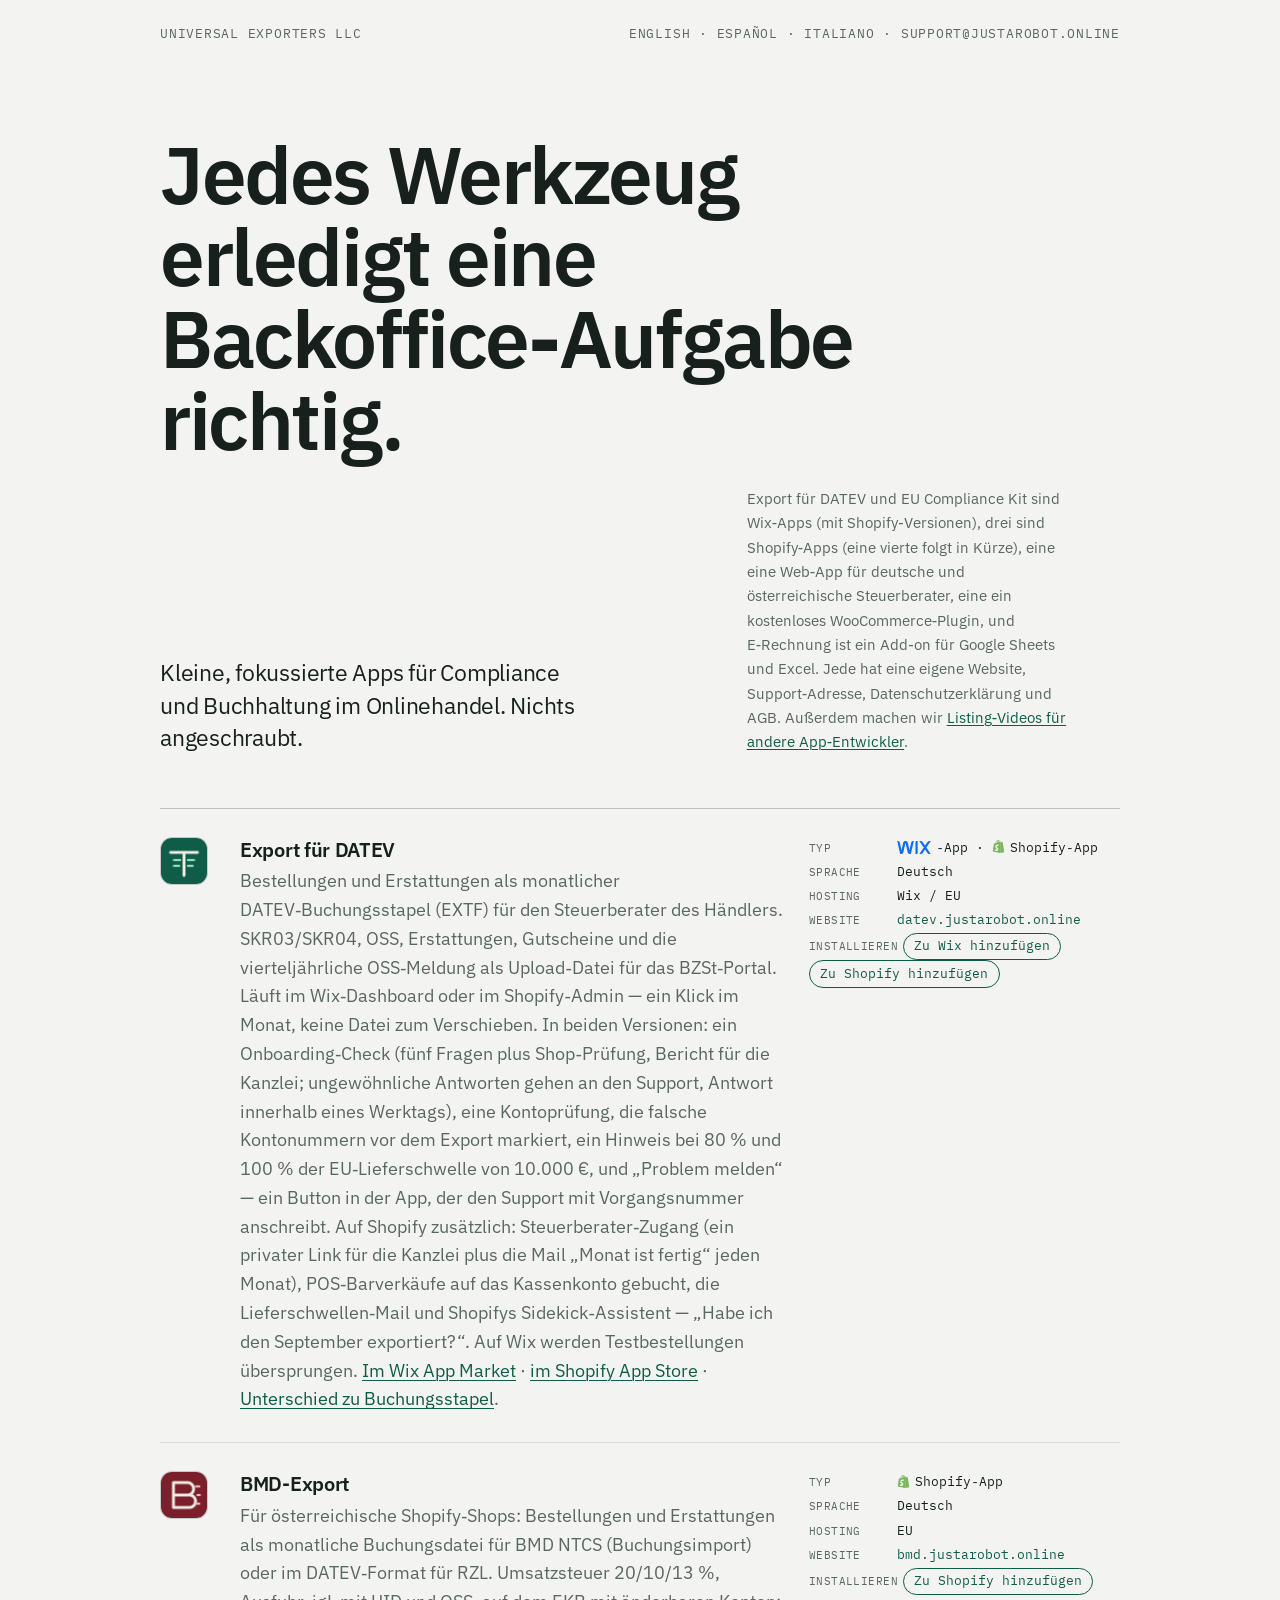
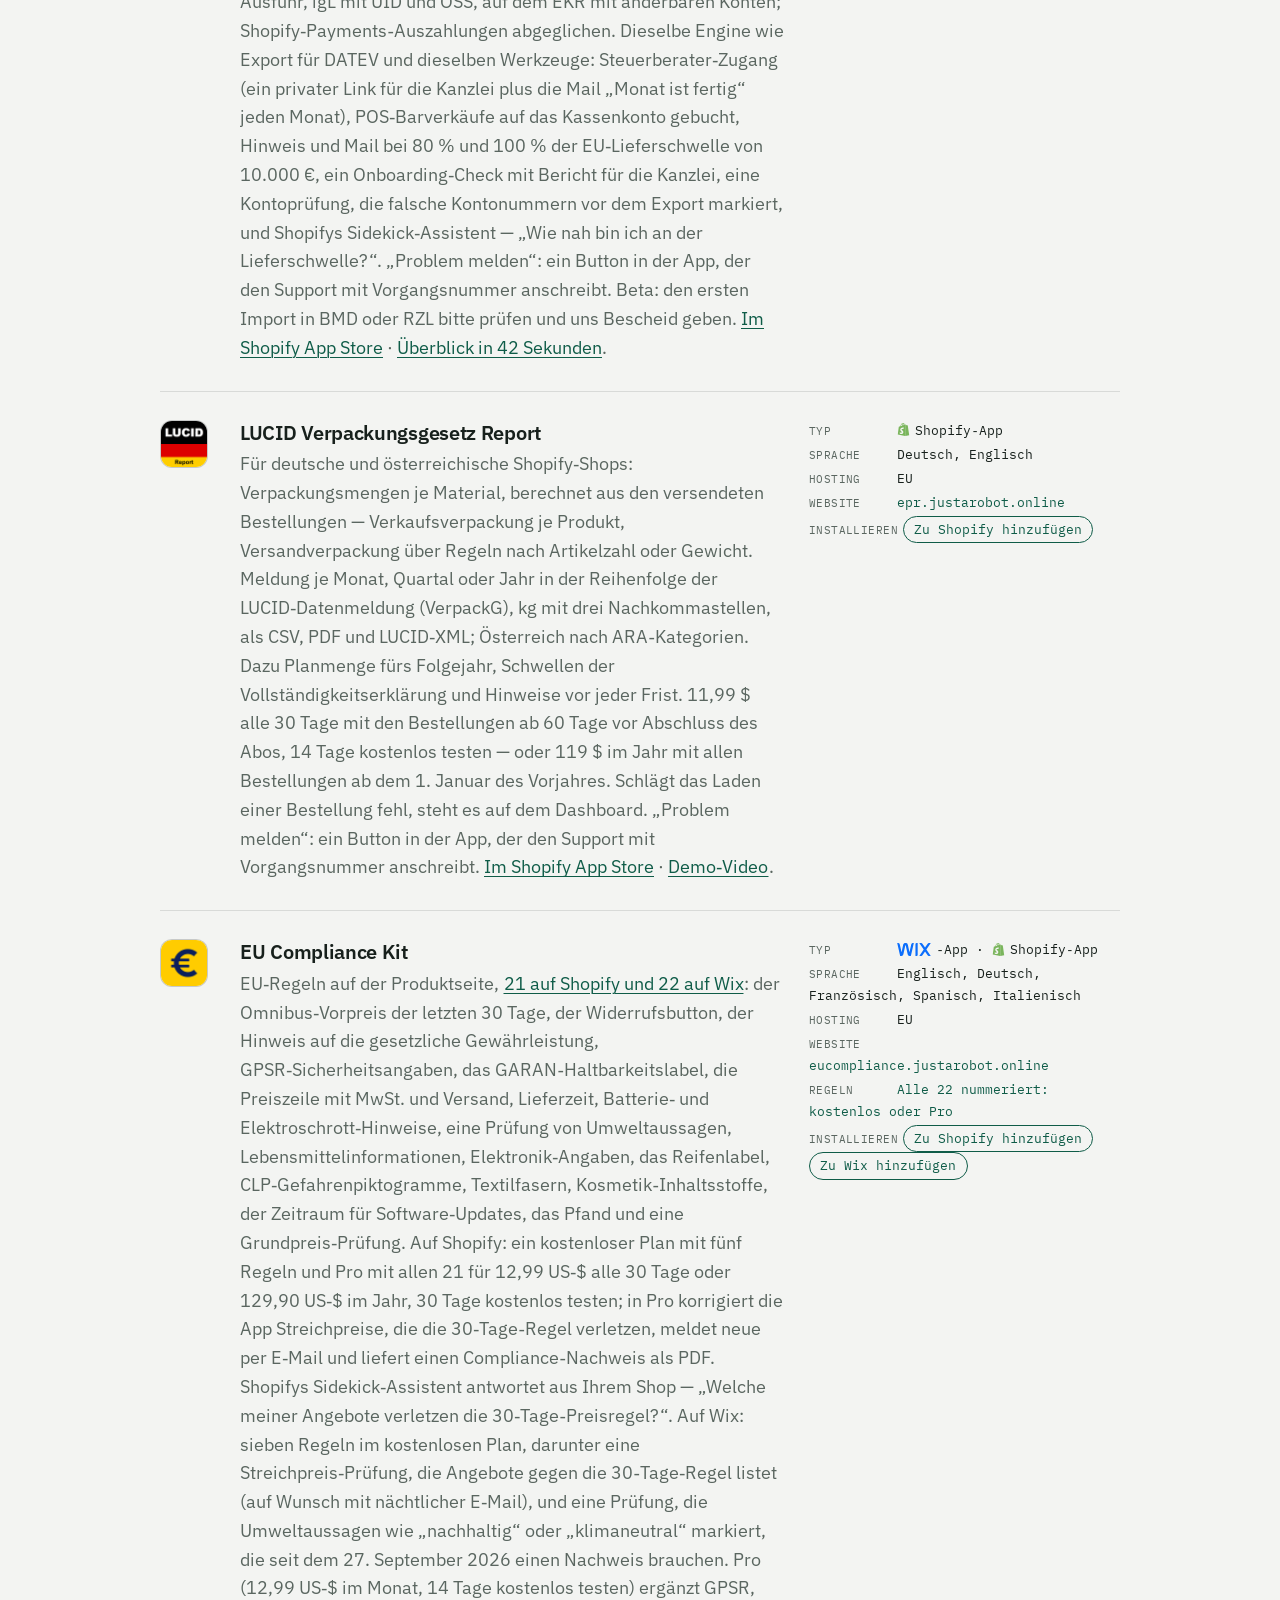
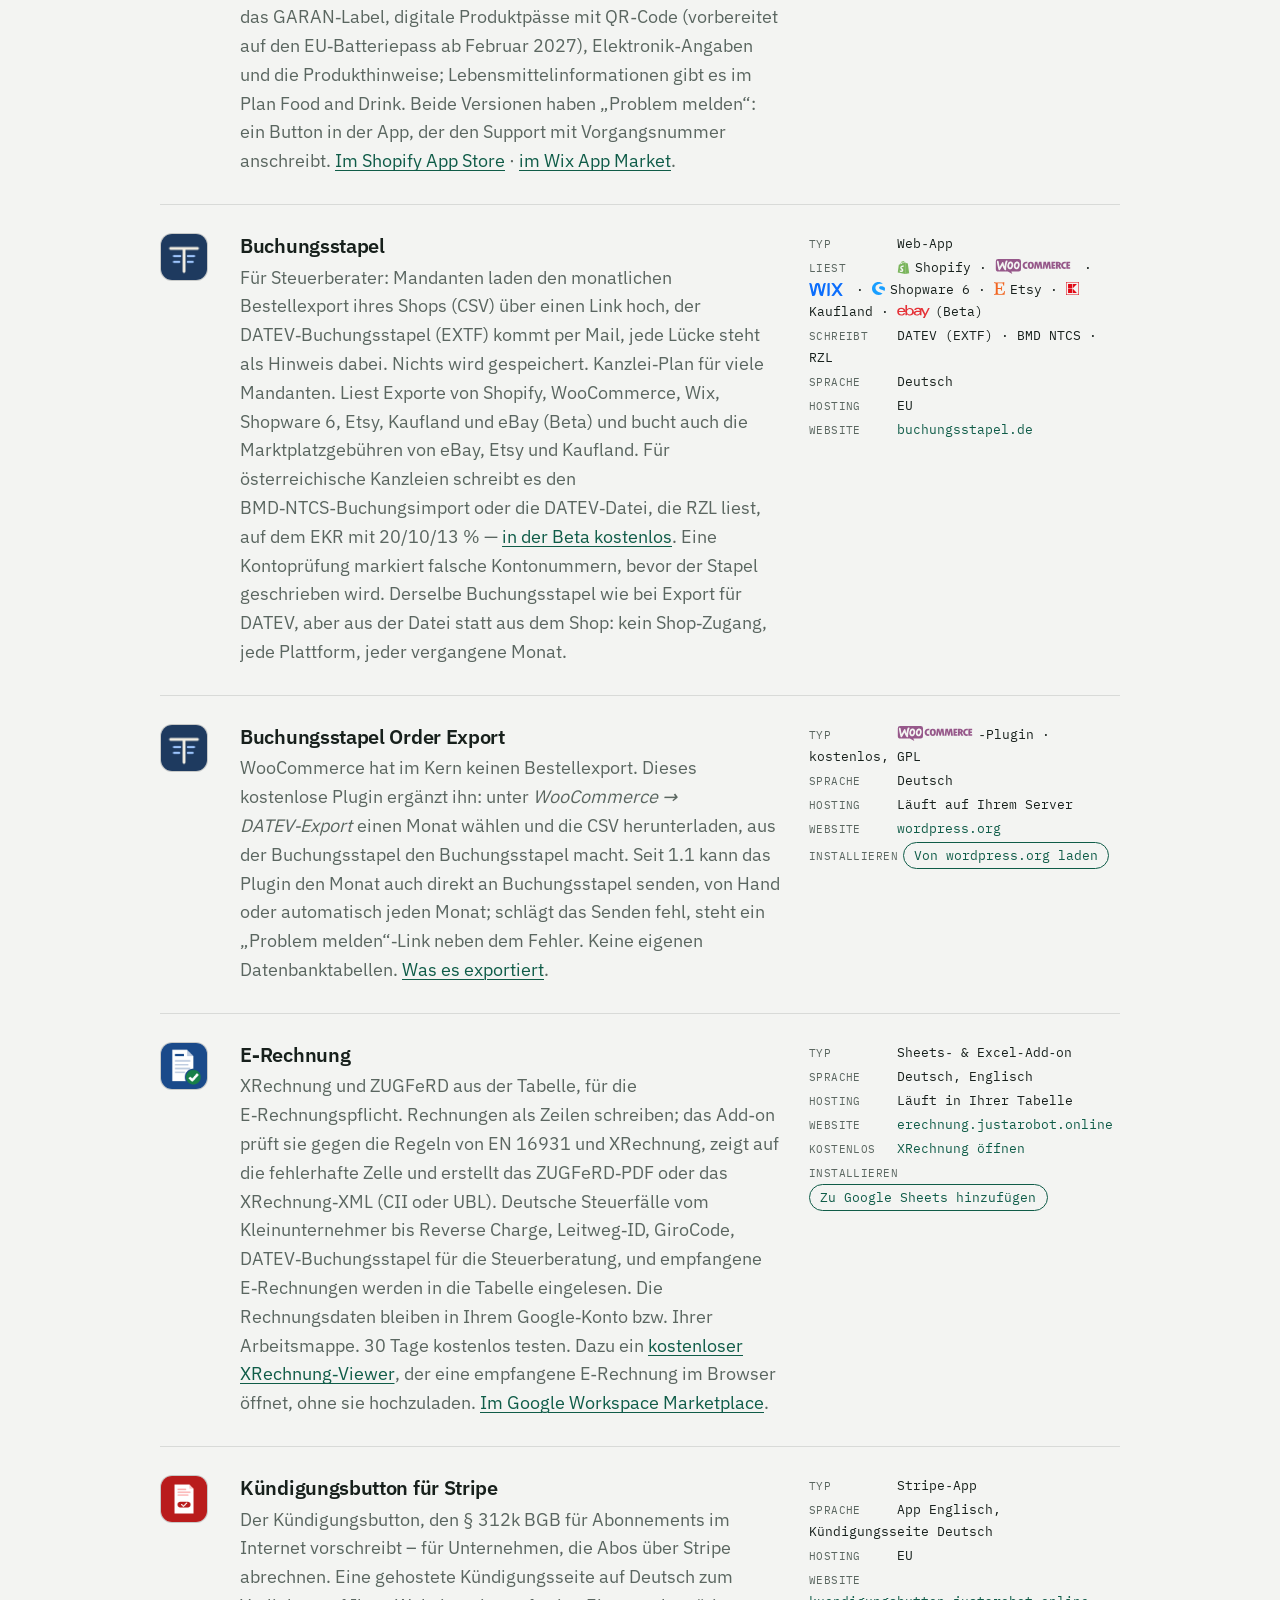
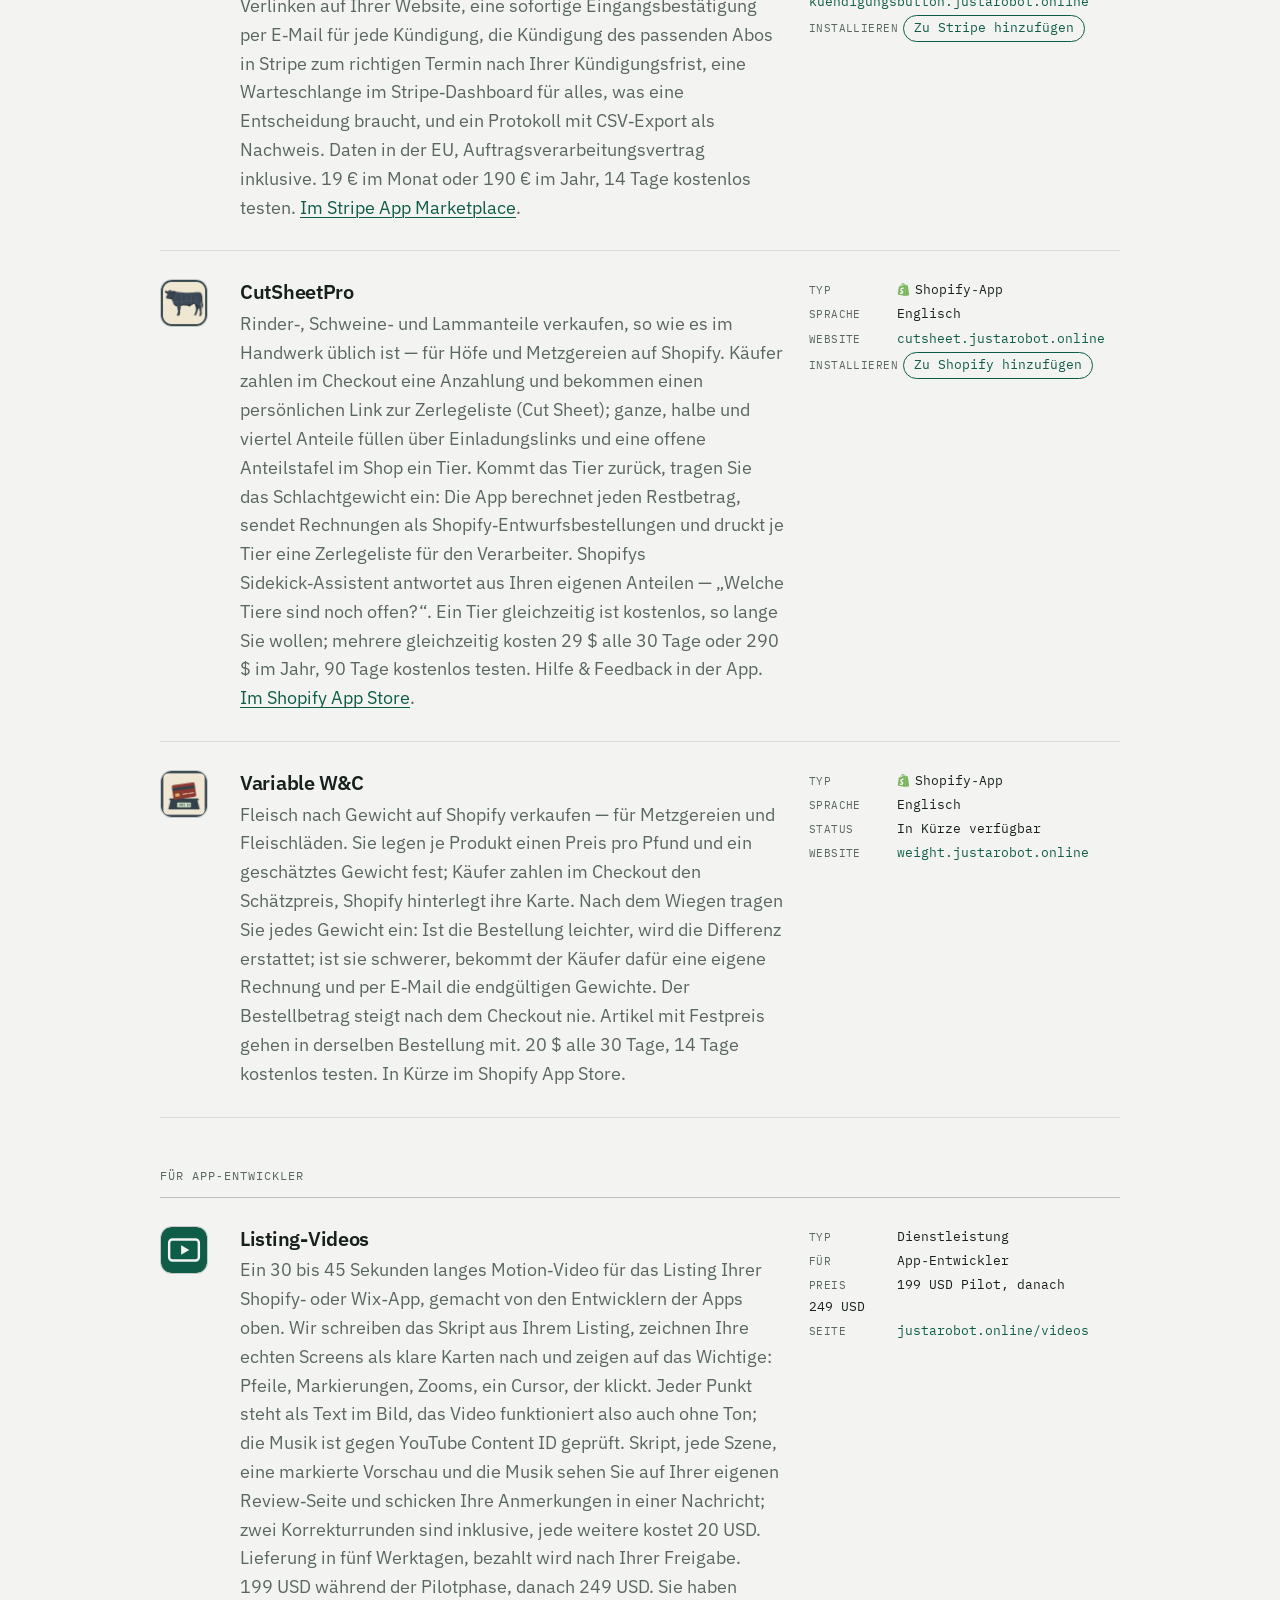
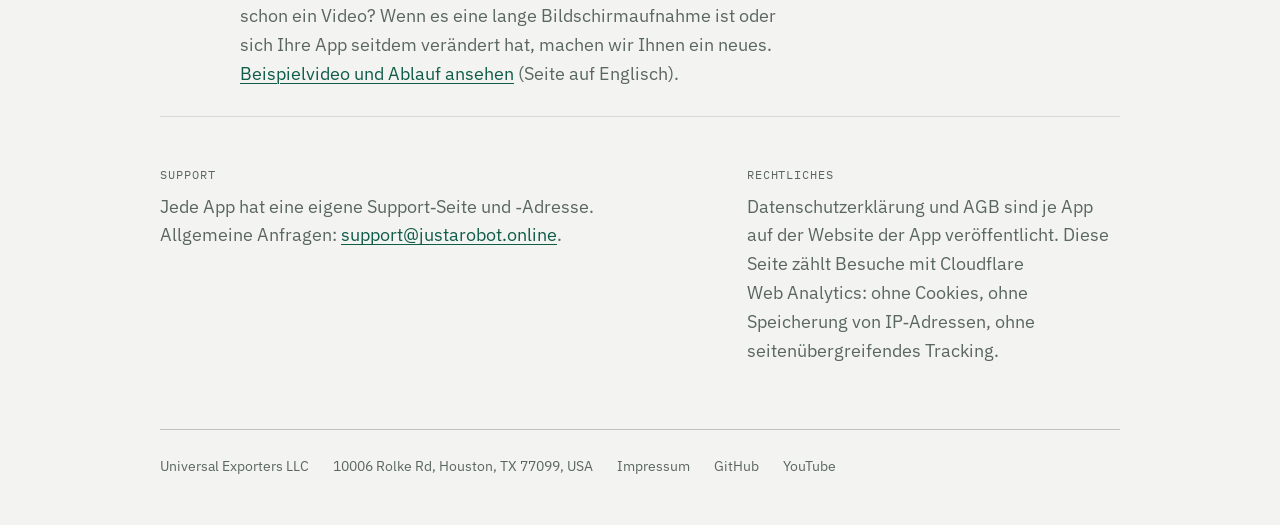
<file: de/index.html>
<!doctype html>
<html lang="de">
<head>
<meta charset="utf-8">
<meta name="viewport" content="width=device-width, initial-scale=1">
<title>DATEV-Export, EU-Compliance &amp; LUCID-Apps für Shopify, Wix</title>
<meta name="description" content="DATEV-Export für Shopify und Wix, EU-Compliance (Omnibus, GPSR), LUCID-Verpackungsgesetz-Meldungen, BMD-Export, XRechnung, Kündigungsbutton nach § 312k für Stripe, Cut Sheets für Höfe und Listing-Videos für App-Entwickler.">
<link rel="icon" href="/datev.png">
<link rel="canonical" href="https://justarobot.online/de/">
<link rel="alternate" hreflang="en" href="https://justarobot.online/">
<link rel="alternate" hreflang="de" href="https://justarobot.online/de/">
<link rel="alternate" hreflang="es" href="https://justarobot.online/es/">
<link rel="alternate" hreflang="it" href="https://justarobot.online/it/">
<link rel="alternate" hreflang="x-default" href="https://justarobot.online/">
<meta property="og:type" content="website">
<meta property="og:site_name" content="Universal Exporters">
<meta property="og:locale" content="de_DE">
<meta property="og:locale:alternate" content="en_US">
<meta property="og:locale:alternate" content="es_ES">
<meta property="og:locale:alternate" content="it_IT">
<meta property="og:title" content="DATEV-Export, EU-Compliance &amp; LUCID-Apps für Shopify, Wix">
<meta property="og:description" content="DATEV-Export für Shopify und Wix, EU-Compliance (Omnibus, GPSR), LUCID-Verpackungsgesetz-Meldungen, BMD-Export, XRechnung, Kündigungsbutton nach § 312k für Stripe, Cut Sheets für Höfe und Listing-Videos für App-Entwickler.">
<meta property="og:url" content="https://justarobot.online/de/">
<meta property="og:image" content="https://justarobot.online/og.png">
<meta property="og:image:width" content="1200">
<meta property="og:image:height" content="630">
<meta name="twitter:card" content="summary_large_image">
<meta name="twitter:title" content="DATEV-Export, EU-Compliance &amp; LUCID-Apps für Shopify, Wix">
<meta name="twitter:description" content="DATEV-Export für Shopify und Wix, EU-Compliance (Omnibus, GPSR), LUCID-Verpackungsgesetz-Meldungen, BMD-Export, XRechnung, Kündigungsbutton nach § 312k für Stripe, Cut Sheets für Höfe und Listing-Videos für App-Entwickler.">
<meta name="twitter:image" content="https://justarobot.online/og.png">
<script type="application/ld+json">{"@context":"https://schema.org","@graph":[
{"@type":"Organization","@id":"https://justarobot.online/#org","name":"Universal Exporters","url":"https://justarobot.online","logo":"https://justarobot.online/datev.png","sameAs":["https://github.com/justarob0x","https://www.youtube.com/@universalexportersllc"],"address":{"@type":"PostalAddress","streetAddress":"10006 Rolke Rd","addressLocality":"Houston","addressRegion":"TX","postalCode":"77099","addressCountry":"US"}},
{"@type":"SoftwareApplication","name":"Export für DATEV","url":"https://datev.justarobot.online","applicationCategory":"BusinessApplication","operatingSystem":"Web","description":"Shopify- und Wix-Bestellungen und Erstattungen als monatlicher DATEV-Buchungsstapel (EXTF) für den Steuerberater: SKR03/SKR04, OSS, Erstattungen, Gutscheine, die vierteljährliche OSS-Meldung.","author":{"@id":"https://justarobot.online/#org"},"offers":[{"@type":"Offer","name":"Shopify","price":"19.00","priceCurrency":"EUR","description":"alle 30 Tage, 14 Tage kostenlos"},{"@type":"Offer","name":"Wix","price":"18.90","priceCurrency":"USD","description":"im Monat, 14 Tage kostenlos"}]},
{"@type":"SoftwareApplication","name":"BMD-Export","url":"https://bmd.justarobot.online","applicationCategory":"BusinessApplication","operatingSystem":"Web","description":"Shopify-Bestellungen und Erstattungen österreichischer Shops als monatliche Buchungsdatei für BMD NTCS oder im DATEV-Format für RZL: USt 20/10/13 %, OSS, Ausfuhr, igL auf dem EKR.","author":{"@id":"https://justarobot.online/#org"},"offers":{"@type":"Offer","price":"19.00","priceCurrency":"EUR","description":"alle 30 Tage, 14 Tage kostenlos"}},
{"@type":"SoftwareApplication","name":"LUCID Verpackungsgesetz Report","url":"https://epr.justarobot.online","applicationCategory":"BusinessApplication","operatingSystem":"Web","description":"Verpackungsmengen je Material aus den versendeten Shopify-Bestellungen, je Monat, Quartal oder Jahr in der Reihenfolge der LUCID-Datenmeldung (VerpackG) und nach ARA-Kategorien für Österreich.","author":{"@id":"https://justarobot.online/#org"},"offers":[{"@type":"Offer","name":"Monatlich","price":"11.99","priceCurrency":"USD","description":"alle 30 Tage, 14 Tage kostenlos"},{"@type":"Offer","name":"Jährlich","price":"119.00","priceCurrency":"USD","description":"im Jahr, mit allen Bestellungen ab dem 1. Januar des Vorjahres"}]},
{"@type":"SoftwareApplication","name":"EU Compliance Kit","url":"https://eucompliance.justarobot.online","applicationCategory":"BusinessApplication","operatingSystem":"Web","description":"EU-Regeln auf Shopify- (21) und Wix-Produktseiten (22): Omnibus-Vorpreis der letzten 30 Tage, Widerrufsbutton, Gewährleistungshinweis, GPSR-Sicherheitsangaben, GARAN-Label, Preiszeile mit MwSt. und Versand, Lieferzeit, Batterie- und Elektroschrott-Hinweise, Prüfung von Umweltaussagen, Lebensmittelinformationen, Energie- und Reifenlabel, CLP-Gefahrenpiktogramme, Textilfasern, Kosmetik-Inhaltsstoffe, Nahrungsergänzungsmittel, Zeitraum für Software-Updates, Pfand, Grundpreis-Prüfung, Widerrufsausschlüsse, gebrauchte Waren, digitale Produktpässe.","author":{"@id":"https://justarobot.online/#org"},"offers":[{"@type":"Offer","name":"Shopify Free","price":"0","priceCurrency":"USD"},{"@type":"Offer","name":"Shopify Pro","price":"12.99","priceCurrency":"USD","description":"alle 30 Tage oder 129,90 $ im Jahr, 30 Tage kostenlos"},{"@type":"Offer","name":"Wix Free","price":"0","priceCurrency":"USD"},{"@type":"Offer","name":"Wix Pro","price":"12.99","priceCurrency":"USD","description":"im Monat, 15 % Rabatt jährlich, 14 Tage kostenlos"},{"@type":"Offer","name":"Wix Food and Drink","price":"9.99","priceCurrency":"USD","description":"im Monat, Lebensmittelinformationen"},{"@type":"Offer","name":"Wix Pro + Food and Drink","price":"19.99","priceCurrency":"USD","description":"im Monat, Pro und Lebensmittelinformationen"}]},
{"@type":"SoftwareApplication","name":"Buchungsstapel","url":"https://buchungsstapel.de","applicationCategory":"BusinessApplication","operatingSystem":"Web","description":"Web-App für deutsche und österreichische Steuerberater: aus dem monatlichen Bestellexport des Mandanten (CSV) wird der DATEV-Buchungsstapel (EXTF), der BMD-NTCS-Import oder die RZL-Datei. Liest Exporte von Shopify, WooCommerce, Wix, Shopware 6, Etsy, Kaufland und eBay.","author":{"@id":"https://justarobot.online/#org"},"offers":{"@type":"Offer","price":"19.00","priceCurrency":"EUR","description":"je Mandant alle 30 Tage oder 149 € im Jahr"}},
{"@type":"SoftwareApplication","name":"Buchungsstapel Order Export for WooCommerce","url":"https://wordpress.org/plugins/buchungsstapel-order-export-for-woocommerce/","applicationCategory":"BusinessApplication","operatingSystem":"Web","description":"Kostenloses WooCommerce-Plugin, das einen Monat Bestellungen als die CSV exportiert, aus der Buchungsstapel den DATEV-Buchungsstapel macht.","author":{"@id":"https://justarobot.online/#org"},"offers":{"@type":"Offer","price":"0","priceCurrency":"EUR"}},
{"@type":"SoftwareApplication","name":"E-Rechnung","url":"https://erechnung.justarobot.online","applicationCategory":"BusinessApplication","operatingSystem":"Web","description":"XRechnung und ZUGFeRD aus Google Sheets oder Excel, geprüft gegen EN 16931, mit DATEV-Buchungsstapel und kostenlosem XRechnung-Viewer.","author":{"@id":"https://justarobot.online/#org"},"offers":{"@type":"Offer","price":"2.99","priceCurrency":"EUR","description":"im Monat oder 29 € im Jahr, 30 Tage kostenlos"}},
{"@type":"SoftwareApplication","name":"Kündigungsbutton für Stripe","url":"https://marketplace.stripe.com/apps/kuendigungsbutton","applicationCategory":"BusinessApplication","operatingSystem":"Web","description":"Der Kündigungsbutton nach § 312k BGB für Abonnements, die über Stripe abgerechnet werden: gehostete Kündigungsseite, sofortige Eingangsbestätigung per E-Mail, Kündigung des passenden Stripe-Abos zum richtigen Termin, Warteschlange für alles Weitere und Protokoll mit CSV-Export.","author":{"@id":"https://justarobot.online/#org"},"offers":{"@type":"Offer","price":"19.00","priceCurrency":"EUR","description":"pro Monat oder 190 € im Jahr, 14 Tage kostenlos"}},
{"@type":"SoftwareApplication","name":"CutSheetPro","url":"https://cutsheet.justarobot.online","applicationCategory":"BusinessApplication","operatingSystem":"Web","description":"Shopify-App für Höfe und Metzgereien, die Rinder-, Schweine- und Lammanteile verkaufen: Anzahlung im Checkout, Zerlegelisten, Restbeträge nach Schlachtgewicht, Rechnungen als Entwurfsbestellungen.","author":{"@id":"https://justarobot.online/#org"},"offers":[{"@type":"Offer","name":"Free","price":"0","priceCurrency":"USD","description":"ein Tier gleichzeitig"},{"@type":"Offer","name":"Paid","price":"29.00","priceCurrency":"USD","description":"alle 30 Tage oder 290 $ im Jahr, 90 Tage kostenlos"}]},
{"@type":"Service","@id":"https://justarobot.online/videos/#service","name":"App listing videos","url":"https://justarobot.online/videos/","serviceType":"Promo video production for Shopify and Wix apps","description":"A 30 to 45 second motion video for a Shopify or Wix app listing, built from the app's real screens, reviewed on a private page.","provider":{"@id":"https://justarobot.online/#org"},"areaServed":"Worldwide","offers":{"@type":"Offer","price":"199","priceCurrency":"USD","description":"Pilot price, $249 after the pilot. Two rounds of changes included, extra rounds $20 each."}}
]}</script>
<link rel="preload" href="/fonts/ibm-plex-sans-normal.woff2" as="font" type="font/woff2" crossorigin>
<link rel="stylesheet" href="/site.css">
<script defer src="https://static.cloudflareinsights.com/beacon.min.js" data-cf-beacon='{"token": "f2b1d695183146ddbb72b2a0824e38e5"}'></script>
</head>
<body>
<svg width="0" height="0" style="position:absolute" aria-hidden="true"><symbol id="shopify" viewBox="1.45 0 21.1 24"><path fill="currentColor" d="M15.337 23.979l7.216-1.561s-2.604-17.613-2.625-17.73c-.018-.116-.114-.192-.211-.192s-1.929-.136-1.929-.136-1.275-1.274-1.439-1.411c-.045-.037-.075-.057-.121-.074l-.914 21.104h.023zM11.71 11.305s-.81-.424-1.774-.424c-1.447 0-1.504.906-1.504 1.141 0 1.232 3.24 1.715 3.24 4.629 0 2.295-1.44 3.76-3.406 3.76-2.354 0-3.54-1.465-3.54-1.465l.646-2.086s1.245 1.066 2.28 1.066c.675 0 .975-.545.975-.932 0-1.619-2.654-1.694-2.654-4.359-.034-2.237 1.571-4.416 4.827-4.416 1.257 0 1.875.361 1.875.361l-.945 2.715-.02.01zM11.17.83c.136 0 .271.038.405.135-.984.465-2.064 1.639-2.508 3.992-.656.213-1.293.405-1.889.578C7.697 3.75 8.951.84 11.17.84V.83zm1.235 2.949v.135c-.754.232-1.583.484-2.394.736.466-1.777 1.333-2.645 2.085-2.971.193.501.309 1.176.309 2.1zm.539-2.234c.694.074 1.141.867 1.429 1.755-.349.114-.735.231-1.158.366v-.252c0-.752-.096-1.371-.271-1.871v.002zm2.992 1.289c-.02 0-.06.021-.078.021s-.289.075-.714.21c-.423-1.233-1.176-2.37-2.508-2.37h-.115C12.135.209 11.669 0 11.265 0 8.159 0 6.675 3.877 6.21 5.846c-1.194.365-2.063.636-2.16.674-.675.213-.694.232-.772.87-.075.462-1.83 14.063-1.83 14.063L15.009 24l.927-21.166z"/></symbol><symbol id="wix" viewBox="0 7.35 24 9.29"><path fill="currentColor" d="m0 7.354 2.113 9.292h.801a1.54 1.54 0 0 0 1.506-1.218l1.351-6.34a.171.171 0 0 1 .167-.137c.08 0 .15.058.167.137l1.352 6.34a1.54 1.54 0 0 0 1.506 1.218h.805l2.113-9.292h-.565c-.62 0-1.159.43-1.296 1.035l-1.26 5.545-1.106-5.176a1.76 1.76 0 0 0-2.19-1.324c-.639.176-1.113.716-1.251 1.365l-1.094 5.127-1.26-5.537A1.33 1.33 0 0 0 .563 7.354H0zm13.992 0a.951.951 0 0 0-.951.95v8.342h.635a.952.952 0 0 0 .951-.95V7.353h-.635zm1.778 0 3.158 4.66-3.14 4.632h1.325c.368 0 .712-.181.918-.486l1.756-2.59a.12.12 0 0 1 .197 0l1.754 2.59c.206.305.55.486.918.486h1.326l-3.14-4.632L24 7.354h-1.326c-.368 0-.712.181-.918.486l-1.772 2.617a.12.12 0 0 1-.197 0L18.014 7.84a1.108 1.108 0 0 0-.918-.486H15.77z"/></symbol><symbol id="woocommerce" viewBox="0 9.58 24 4.84"><path fill="currentColor" d="M.754 9.58a.754.754 0 00-.754.758v2.525c0 .42.339.758.758.758h3.135l1.431.799-.326-.799h2.373a.757.757 0 00.758-.758v-2.525a.757.757 0 00-.758-.758H.754zm2.709.445h.03c.065.001.124.023.179.067a.26.26 0 01.103.19.29.29 0 01-.033.16c-.13.239-.236.64-.322 1.199-.083.541-.114.965-.094 1.267a.392.392 0 01-.039.219.213.213 0 01-.176.12c-.086.006-.177-.034-.263-.124-.31-.316-.555-.788-.735-1.416-.216.425-.375.744-.478.957-.196.376-.363.568-.502.578-.09.007-.166-.069-.233-.228-.17-.436-.352-1.277-.548-2.524a.297.297 0 01.054-.222c.047-.064.116-.095.21-.102.169-.013.265.065.288.238.103.695.217 1.284.336 1.766l.727-1.387c.066-.126.15-.192.25-.199.146-.01.237.083.273.28.083.441.188.817.315 1.136.086-.844.233-1.453.44-1.828a.255.255 0 01.218-.147zm1.293.36c.056 0 .116.006.18.02.232.05.411.177.53.386.107.18.161.395.161.654 0 .343-.087.654-.26.94-.2.332-.459.5-.781.5a.88.88 0 01-.18-.022.763.763 0 01-.531-.384 1.287 1.287 0 01-.158-.659c0-.342.085-.655.258-.937.202-.333.462-.498.78-.498zm2.084 0c.056 0 .116.006.18.02.236.05.411.177.53.386.107.18.16.395.16.654 0 .343-.086.654-.259.94-.2.332-.459.5-.781.5a.88.88 0 01-.18-.022.763.763 0 01-.531-.384 1.287 1.287 0 01-.16-.659c0-.342.087-.655.26-.937.202-.333.462-.498.78-.498zm4.437.047c-.305 0-.546.102-.718.304-.173.203-.256.49-.256.856 0 .395.086.697.256.906.17.21.418.316.744.316.315 0 .559-.107.728-.316.17-.21.256-.504.256-.883s-.087-.673-.26-.879c-.176-.202-.424-.304-.75-.304zm-1.466.002a1.13 1.13 0 00-.84.326c-.223.22-.332.499-.332.838 0 .362.108.658.328.88.22.223.505.336.861.336.103 0 .22-.016.346-.052v-.54c-.117.034-.216.051-.303.051a.545.545 0 01-.422-.177c-.106-.12-.16-.278-.16-.48 0-.19.053-.348.156-.468a.498.498 0 01.397-.181c.103 0 .212.015.332.049v-.537a1.394 1.394 0 00-.363-.045zm12.414 0a1.135 1.135 0 00-.84.326c-.223.22-.332.499-.332.838 0 .362.108.658.328.88.22.223.506.336.861.336.103 0 .22-.016.346-.052v-.54c-.116.034-.216.051-.303.051a.545.545 0 01-.422-.177c-.106-.12-.16-.278-.16-.48 0-.19.053-.348.156-.468a.498.498 0 01.397-.181c.103 0 .212.015.332.049v-.537a1.394 1.394 0 00-.363-.045zm-9.598.06l-.29 2.264h.579l.156-1.559.395 1.559h.412l.379-1.555.164 1.555h.603l-.304-2.264h-.791l-.12.508c-.03.13-.06.264-.087.4l-.067.352a29.97 29.97 0 00-.258-1.26h-.771zm2.768 0l-.29 2.264h.579l.156-1.559.396 1.559h.412l.375-1.555.165 1.555h.603l-.305-2.264h-.789l-.119.508c-.03.13-.06.264-.086.4l-.066.352c-.063-.352-.15-.771-.26-1.26h-.771zm3.988 0v2.264h.611v-1.031h.012l.494 1.03h.645l-.489-1.019a.61.61 0 00.37-.552.598.598 0 00-.25-.506c-.167-.123-.394-.186-.68-.186h-.713zm3.377 0v2.264H24v-.483h-.63v-.414h.54v-.468h-.54v-.416h.626v-.483H22.76zm-4.793.004v2.264h1.24v-.483h-.627v-.416h.541v-.468h-.54v-.415h.622v-.482h-1.236zm2.025.432c.146.003.25.025.313.072.063.046.091.12.091.227 0 .156-.135.236-.404.24v-.54zm-15.22.011c-.104 0-.205.069-.301.211a1.078 1.078 0 00-.2.639c0 .096.02.2.06.303.049.13.117.198.196.215.083.016.173-.02.27-.106.123-.11.205-.273.252-.492.016-.077.023-.16.023-.246 0-.097-.02-.2-.06-.303-.05-.13-.116-.198-.196-.215a.246.246 0 00-.045-.006zm2.083 0c-.103 0-.204.069-.3.211a1.078 1.078 0 00-.2.639c0 .096.02.2.06.303.049.13.117.198.196.215.083.016.173-.02.27-.106.123-.11.205-.273.252-.492.013-.077.023-.16.023-.246 0-.097-.02-.2-.06-.303-.05-.13-.116-.198-.196-.215a.246.246 0 00-.045-.006zm4.428.006c.233 0 .354.218.354.66-.004.273-.038.46-.098.553a.293.293 0 01-.262.139.266.266 0 01-.242-.139c-.056-.093-.084-.28-.084-.562 0-.436.11-.65.332-.65Z"/></symbol><symbol id="shopware" viewBox="0 0 24 24"><path fill="currentColor" d="M23.9477 10.8913a.1735.1735 0 00-.061-.1178c-2.5032-2.078-4.5288-2.9261-6.9905-2.9261-1.3127 0-2.32.2638-2.9916.7827-.5822.4492-.8896 1.0772-.8896 1.812 0 2.0605 2.5184 3.0003 5.4358 4.0883 1.5023.5604 3.057 1.1404 4.483 1.9319a.1626.1626 0 00.0828.0218.187.187 0 00.0589-.011c.0458-.0174.085-.0523.1025-.1002.545-1.3955.822-2.8673.822-4.374a13.082 13.082 0 00-.0523-1.1076zm-4.81 10.4791c-1.0423-.785-2.5795-1.3824-4.2061-2.0125-1.9362-.7501-4.132-1.6027-5.7803-2.913-1.8665-1.4871-2.7757-3.3623-2.7757-5.7324 0-2.1281.883-3.9466 2.5533-5.2614 1.873-1.474 4.7119-2.2546 8.2071-2.2546.966 0 1.8883.0589 2.743.1766a.1696.1696 0 00.1788-.098.17.17 0 00-.0414-.2007C17.814 1.0924 14.9664.0022 12.001.0022c-3.2052 0-6.2186 1.2472-8.4862 3.5148C1.2494 5.7825 0 8.796 0 11.999c0 3.2051 1.2472 6.2185 3.5149 8.484 2.2654 2.2654 5.2788 3.5148 8.4862 3.5148 2.5903 0 5.0564-.8133 7.1344-2.3505a.1714.1714 0 00.0697-.1374.1735.1735 0 00-.0676-.1395Z"/></symbol><symbol id="etsy" viewBox="1.52 0 20.96 24"><path fill="currentColor" d="M8.559 2.445c0-.325.033-.52.59-.52h7.465c1.3 0 2.02 1.11 2.54 3.193l.42 1.666h1.27c.23-4.728.43-6.784.43-6.784s-3.196.36-5.09.36H6.635L1.521.196v1.37l1.725.326c1.21.24 1.5.496 1.6 1.606 0 0 .11 3.27.11 8.64 0 5.385-.09 8.61-.09 8.61 0 .973-.39 1.333-1.59 1.573l-1.722.33V24l5.13-.165h8.55c1.935 0 6.39.165 6.39.165.105-1.17.75-6.48.855-7.064h-1.2l-1.284 2.91c-1.005 2.28-2.476 2.445-4.11 2.445h-4.906c-1.63 0-2.415-.64-2.415-2.05V12.8s3.62 0 4.79.096c.912.064 1.463.325 1.76 1.598l.39 1.695h1.41l-.09-4.278.192-4.305h-1.391l-.45 1.89c-.283 1.244-.48 1.47-1.754 1.6-1.666.17-4.815.14-4.815.14V2.45h-.05z"/></symbol><symbol id="kaufland" viewBox="0 0 24 24"><path fill="currentColor" d="M0 24h24V0H0zm23.008-.989H.989V.989h22.022zM3.773 3.776h7.651v7.65H3.773zm8.801 0v7.652l7.653-7.652zm-8.801 8.8h7.651v7.651H3.773zm8.801-.004v7.652h7.653z"/></symbol><symbol id="ebay" viewBox="0 7.21 24 9.58"><path fill="currentColor" d="M6.056 12.132v-4.92h1.2v3.026c.59-.703 1.402-.906 2.202-.906 1.34 0 2.828.904 2.828 2.855 0 .233-.015.457-.06.668.24-.953 1.274-1.305 2.896-1.344.51-.018 1.095-.018 1.56-.018v-.135c0-.885-.556-1.244-1.53-1.244-.72 0-1.245.3-1.305.81h-1.275c.136-1.29 1.5-1.62 2.686-1.62 1.064 0 1.995.27 2.415 1.02l-.436-.84h1.41l2.055 4.125 2.055-4.126H24l-3.72 7.305h-1.346l1.07-2.04-2.33-4.38c.13.255.2.555.2.93v2.46c0 .346.01.69.04 1.005H16.8a6.543 6.543 0 01-.046-.765c-.603.734-1.32.96-2.32.96-1.48 0-2.272-.78-2.272-1.695 0-.15.015-.284.037-.405-.3 1.246-1.36 2.086-2.767 2.086-.87 0-1.694-.315-2.2-.93 0 .24-.015.494-.04.734h-1.18c.02-.39.04-.855.04-1.245v-1.05h-4.83c.065 1.095.818 1.74 1.853 1.74.718 0 1.355-.3 1.568-.93h1.24c-.24 1.29-1.61 1.725-2.79 1.725C.95 15.009 0 13.822 0 12.232c0-1.754.982-2.91 3.116-2.91 1.688 0 2.93.886 2.94 2.806v.005zm9.137.183c-1.095.034-1.77.233-1.77.95 0 .465.36.97 1.305.97 1.26 0 1.935-.69 1.935-1.814v-.13c-.45 0-.99.006-1.484.022h.012zm-6.06 1.875c1.11 0 1.876-.806 1.876-2.02s-.768-2.02-1.893-2.02c-1.11 0-1.89.806-1.89 2.02s.765 2.02 1.875 2.02h.03zm-4.35-2.514c-.044-1.125-.854-1.546-1.725-1.546-.944 0-1.694.474-1.815 1.546z"/></symbol></svg>
<div class="wrap">
  <header class="mast">
    <span>Universal Exporters LLC</span>
    <span><a href="/" hreflang="en" lang="en">English</a> · <a href="/es/" hreflang="es" lang="es">Español</a> · <a href="/it/" hreflang="it" lang="it">Italiano</a> · <a href="mailto:support@justarobot.online">support@justarobot.online</a></span>
  </header>

  <main>
    <section class="title">
      <h1>Jedes Werkzeug erledigt eine Backoffice‑Aufgabe richtig.</h1>
      <p class="lede">Kleine, fokussierte Apps für Compliance und Buchhaltung im Onlinehandel. Nichts angeschraubt.</p>
      <p class="aside">Export für DATEV und EU Compliance Kit sind Wix‑Apps (mit Shopify‑Versionen), drei sind Shopify‑Apps (eine vierte folgt in Kürze), eine eine Web‑App für deutsche und österreichische Steuerberater, eine ein kostenloses WooCommerce‑Plugin, und E‑Rechnung ist ein Add‑on für Google Sheets und Excel. Jede hat eine eigene Website, Support‑Adresse, Datenschutzerklärung und AGB. Außerdem machen wir <a href="/videos/">Listing‑Videos für andere App‑Entwickler</a>.</p>
    </section>

    <ul class="index">
      <li class="tool">
        <img class="tool__icon" src="/datev.png" alt="" width="48" height="48">
        <div>
          <h2><a href="https://datev.justarobot.online" target="_blank" rel="noopener">Export für DATEV</a></h2>
          <p>Bestellungen und Erstattungen als monatlicher DATEV‑Buchungsstapel (EXTF) für den Steuerberater des Händlers. SKR03/SKR04, OSS, Erstattungen, Gutscheine und die vierteljährliche OSS‑Meldung als Upload‑Datei für das BZSt‑Portal. Läuft im Wix‑Dashboard oder im Shopify‑Admin — ein Klick im Monat, keine Datei zum Verschieben. In beiden Versionen: ein Onboarding‑Check (fünf Fragen plus Shop‑Prüfung, Bericht für die Kanzlei; ungewöhnliche Antworten gehen an den Support, Antwort innerhalb eines Werktags), eine Kontoprüfung, die falsche Kontonummern vor dem Export markiert, ein Hinweis bei 80 % und 100 % der EU‑Lieferschwelle von 10.000 €, und „Problem melden“ — ein Button in der App, der den Support mit Vorgangsnummer anschreibt. Auf Shopify zusätzlich: Steuerberater‑Zugang (ein privater Link für die Kanzlei plus die Mail „Monat ist fertig“ jeden Monat), POS‑Barverkäufe auf das Kassenkonto gebucht, die Lieferschwellen‑Mail und Shopifys Sidekick‑Assistent — „Habe ich den September exportiert?“. Auf Wix werden Testbestellungen übersprungen. <a href="https://www.wix.com/app-market/universal-exporters-llc-export-f%C3%BCr-datev" target="_blank" rel="noopener">Im Wix App Market</a> · <a href="https://apps.shopify.com/datev-export" target="_blank" rel="noopener">im Shopify App Store</a> · <a href="https://buchungsstapel.de/wix-app" target="_blank" rel="noopener">Unterschied zu Buchungsstapel</a>.</p>
        </div>
        <div class="tool__meta">
          <span><span class="k">Typ</span><b><svg class="brand brand--wix" role="img" aria-label="Wix"><use href="#wix"/></svg>‑App · <svg class="brand" aria-hidden="true"><use href="#shopify"/></svg>Shopify‑App</b></span>
          <span><span class="k">Sprache</span><b>Deutsch</b></span>
          <span><span class="k">Hosting</span><b>Wix / EU</b></span>
          <span><span class="k">Website</span><a href="https://datev.justarobot.online" target="_blank" rel="noopener">datev.justarobot.online</a></span>
          <span><span class="k">Installieren</span><a class="install" href="https://www.wix.com/app-market/universal-exporters-llc-export-f%C3%BCr-datev" target="_blank" rel="noopener">Zu Wix hinzufügen</a> <a class="install" href="https://apps.shopify.com/datev-export" target="_blank" rel="noopener">Zu Shopify hinzufügen</a></span>
        </div>
      </li>

      <li class="tool">
        <img class="tool__icon" src="/bmd.png" alt="" width="48" height="48">
        <div>
          <h2><a href="https://bmd.justarobot.online" target="_blank" rel="noopener">BMD-Export</a></h2>
          <p>Für österreichische Shopify‑Shops: Bestellungen und Erstattungen als monatliche Buchungsdatei für BMD NTCS (Buchungsimport) oder im DATEV‑Format für RZL. Umsatzsteuer 20/10/13 %, Ausfuhr, igL mit UID und OSS, auf dem EKR mit änderbaren Konten; Shopify‑Payments‑Auszahlungen abgeglichen. Dieselbe Engine wie Export für DATEV und dieselben Werkzeuge: Steuerberater‑Zugang (ein privater Link für die Kanzlei plus die Mail „Monat ist fertig“ jeden Monat), POS‑Barverkäufe auf das Kassenkonto gebucht, Hinweis und Mail bei 80 % und 100 % der EU‑Lieferschwelle von 10.000 €, ein Onboarding‑Check mit Bericht für die Kanzlei, eine Kontoprüfung, die falsche Kontonummern vor dem Export markiert, und Shopifys Sidekick‑Assistent — „Wie nah bin ich an der Lieferschwelle?“. „Problem melden“: ein Button in der App, der den Support mit Vorgangsnummer anschreibt. Beta: den ersten Import in BMD oder RZL bitte prüfen und uns Bescheid geben. <a href="https://apps.shopify.com/bmd-export-2" target="_blank" rel="noopener">Im Shopify App Store</a> · <a href="https://youtu.be/MVgzaT7ezV4" target="_blank" rel="noopener">Überblick in 42 Sekunden</a>.</p>
        </div>
        <div class="tool__meta">
          <span><span class="k">Typ</span><b><svg class="brand" aria-hidden="true"><use href="#shopify"/></svg>Shopify‑App</b></span>
          <span><span class="k">Sprache</span><b>Deutsch</b></span>
          <span><span class="k">Hosting</span><b>EU</b></span>
          <span><span class="k">Website</span><a href="https://bmd.justarobot.online" target="_blank" rel="noopener">bmd.justarobot.online</a></span>
          <span><span class="k">Installieren</span><a class="install" href="https://apps.shopify.com/bmd-export-2" target="_blank" rel="noopener">Zu Shopify hinzufügen</a></span>
        </div>
      </li>

      <li class="tool">
        <img class="tool__icon" src="/lucid.png" alt="" width="48" height="48">
        <div>
          <h2><a href="https://epr.justarobot.online" target="_blank" rel="noopener">LUCID Verpackungsgesetz Report</a></h2>
          <p>Für deutsche und österreichische Shopify‑Shops: Verpackungsmengen je Material, berechnet aus den versendeten Bestellungen — Verkaufsverpackung je Produkt, Versandverpackung über Regeln nach Artikelzahl oder Gewicht. Meldung je Monat, Quartal oder Jahr in der Reihenfolge der LUCID‑Datenmeldung (VerpackG), kg mit drei Nachkommastellen, als CSV, PDF und LUCID‑XML; Österreich nach ARA‑Kategorien. Dazu Planmenge fürs Folgejahr, Schwellen der Vollständigkeitserklärung und Hinweise vor jeder Frist. 11,99 $ alle 30 Tage mit den Bestellungen ab 60 Tage vor Abschluss des Abos, 14 Tage kostenlos testen — oder 119 $ im Jahr mit allen Bestellungen ab dem 1. Januar des Vorjahres. Schlägt das Laden einer Bestellung fehl, steht es auf dem Dashboard. „Problem melden“: ein Button in der App, der den Support mit Vorgangsnummer anschreibt. <a href="https://apps.shopify.com/lucid-verpackungsgesetz-report" target="_blank" rel="noopener">Im Shopify App Store</a> · <a href="https://youtu.be/yNsSddHb4oU" target="_blank" rel="noopener">Demo‑Video</a>.</p>
        </div>
        <div class="tool__meta">
          <span><span class="k">Typ</span><b><svg class="brand" aria-hidden="true"><use href="#shopify"/></svg>Shopify‑App</b></span>
          <span><span class="k">Sprache</span><b>Deutsch, Englisch</b></span>
          <span><span class="k">Hosting</span><b>EU</b></span>
          <span><span class="k">Website</span><a href="https://epr.justarobot.online" target="_blank" rel="noopener">epr.justarobot.online</a></span>
          <span><span class="k">Installieren</span><a class="install" href="https://apps.shopify.com/lucid-verpackungsgesetz-report" target="_blank" rel="noopener">Zu Shopify hinzufügen</a></span>
        </div>
      </li>

      <li class="tool">
        <img class="tool__icon" src="/eucompliance.png" alt="" width="48" height="48">
        <div>
          <h2><a href="https://eucompliance.justarobot.online" target="_blank" rel="noopener">EU Compliance Kit</a></h2>
          <p>EU‑Regeln auf der Produktseite, <a href="https://eucompliance.justarobot.online/de/regeln" target="_blank" rel="noopener">21 auf Shopify und 22 auf Wix</a>: der Omnibus‑Vorpreis der letzten 30 Tage, der Widerrufsbutton, der Hinweis auf die gesetzliche Gewährleistung, GPSR‑Sicherheitsangaben, das GARAN‑Haltbarkeitslabel, die Preiszeile mit MwSt. und Versand, Lieferzeit, Batterie‑ und Elektroschrott‑Hinweise, eine Prüfung von Umweltaussagen, Lebensmittelinformationen, Elektronik‑Angaben, das Reifenlabel, CLP‑Gefahrenpiktogramme, Textilfasern, Kosmetik‑Inhaltsstoffe, der Zeitraum für Software‑Updates, das Pfand und eine Grundpreis‑Prüfung. Auf Shopify: ein kostenloser Plan mit fünf Regeln und Pro mit allen 21 für 12,99 US‑$ alle 30 Tage oder 129,90 US‑$ im Jahr, 30 Tage kostenlos testen; in Pro korrigiert die App Streichpreise, die die 30‑Tage‑Regel verletzen, meldet neue per E‑Mail und liefert einen Compliance‑Nachweis als PDF. Shopifys Sidekick‑Assistent antwortet aus Ihrem Shop — „Welche meiner Angebote verletzen die 30‑Tage‑Preisregel?“. Auf Wix: sieben Regeln im kostenlosen Plan, darunter eine Streichpreis‑Prüfung, die Angebote gegen die 30‑Tage‑Regel listet (auf Wunsch mit nächtlicher E‑Mail), und eine Prüfung, die Umweltaussagen wie „nachhaltig“ oder „klimaneutral“ markiert, die seit dem 27. September 2026 einen Nachweis brauchen. Pro (12,99 US‑$ im Monat, 14 Tage kostenlos testen) ergänzt GPSR, das GARAN‑Label, digitale Produktpässe mit QR‑Code (vorbereitet auf den EU‑Batteriepass ab Februar 2027), Elektronik‑Angaben und die Produkthinweise; Lebensmittelinformationen gibt es im Plan Food and Drink. Beide Versionen haben „Problem melden“: ein Button in der App, der den Support mit Vorgangsnummer anschreibt. <a href="https://apps.shopify.com/eu-compliance-kit-1" target="_blank" rel="noopener">Im Shopify App Store</a> · <a href="https://www.wix.com/app-market/universal-exporters-llc-eu-compliance-kit" target="_blank" rel="noopener">im Wix App Market</a>.</p>
        </div>
        <div class="tool__meta">
          <span><span class="k">Typ</span><b><svg class="brand brand--wix" role="img" aria-label="Wix"><use href="#wix"/></svg>‑App · <svg class="brand" aria-hidden="true"><use href="#shopify"/></svg>Shopify‑App</b></span>
          <span><span class="k">Sprache</span><b>Englisch, Deutsch, Französisch, Spanisch, Italienisch</b></span>
          <span><span class="k">Hosting</span><b>EU</b></span>
          <span><span class="k">Website</span><a href="https://eucompliance.justarobot.online" target="_blank" rel="noopener">eucompliance.justarobot.online</a></span>
          <span><span class="k">Regeln</span><a href="https://eucompliance.justarobot.online/de/regeln" target="_blank" rel="noopener">Alle 22 nummeriert: kostenlos oder Pro</a></span>
          <span><span class="k">Installieren</span><a class="install" href="https://apps.shopify.com/eu-compliance-kit-1" target="_blank" rel="noopener">Zu Shopify hinzufügen</a> <a class="install" href="https://www.wix.com/app-market/universal-exporters-llc-eu-compliance-kit" target="_blank" rel="noopener">Zu Wix hinzufügen</a></span>
        </div>
      </li>

      <li class="tool">
        <img class="tool__icon" src="/buchungsstapel.png" alt="" width="48" height="48">
        <div>
          <h2><a href="https://buchungsstapel.de" target="_blank" rel="noopener">Buchungsstapel</a></h2>
          <p>Für Steuerberater: Mandanten laden den monatlichen Bestellexport ihres Shops (CSV) über einen Link hoch, der DATEV‑Buchungsstapel (EXTF) kommt per Mail, jede Lücke steht als Hinweis dabei. Nichts wird gespeichert. Kanzlei‑Plan für viele Mandanten. Liest Exporte von Shopify, WooCommerce, Wix, Shopware 6, Etsy, Kaufland und eBay (Beta) und bucht auch die Marktplatzgebühren von eBay, Etsy und Kaufland. Für österreichische Kanzleien schreibt es den BMD‑NTCS‑Buchungsimport oder die DATEV‑Datei, die RZL liest, auf dem EKR mit 20/10/13 % — <a href="https://buchungsstapel.de/wissen/bmd-export-oesterreich" target="_blank" rel="noopener">in der Beta kostenlos</a>. Eine Kontoprüfung markiert falsche Kontonummern, bevor der Stapel geschrieben wird. Derselbe Buchungsstapel wie bei Export für DATEV, aber aus der Datei statt aus dem Shop: kein Shop‑Zugang, jede Plattform, jeder vergangene Monat.</p>
        </div>
        <div class="tool__meta">
          <span><span class="k">Typ</span><b>Web‑App</b></span>
          <span><span class="k">Liest</span><b><svg class="brand" aria-hidden="true"><use href="#shopify"/></svg>Shopify · <svg class="brand brand--woo" role="img" aria-label="WooCommerce"><use href="#woocommerce"/></svg> · <svg class="brand brand--wix" role="img" aria-label="Wix"><use href="#wix"/></svg> · <svg class="brand brand--shopware" aria-hidden="true"><use href="#shopware"/></svg>Shopware 6 · <svg class="brand brand--etsy" aria-hidden="true"><use href="#etsy"/></svg>Etsy · <svg class="brand brand--kaufland" aria-hidden="true"><use href="#kaufland"/></svg>Kaufland · <svg class="brand brand--ebay" role="img" aria-label="eBay"><use href="#ebay"/></svg>(Beta)</b></span>
          <span><span class="k">Schreibt</span><b>DATEV (EXTF) · BMD NTCS · RZL</b></span>
          <span><span class="k">Sprache</span><b>Deutsch</b></span>
          <span><span class="k">Hosting</span><b>EU</b></span>
          <span><span class="k">Website</span><a href="https://buchungsstapel.de" target="_blank" rel="noopener">buchungsstapel.de</a></span>
        </div>
      </li>

      <li class="tool">
        <img class="tool__icon" src="/woocommerce-plugin.png" alt="" width="48" height="48">
        <div>
          <h2><a href="https://wordpress.org/plugins/buchungsstapel-order-export-for-woocommerce/" target="_blank" rel="noopener">Buchungsstapel Order Export</a></h2>
          <p>WooCommerce hat im Kern keinen Bestellexport. Dieses kostenlose Plugin ergänzt ihn: unter <em>WooCommerce → DATEV‑Export</em> einen Monat wählen und die CSV herunterladen, aus der Buchungsstapel den Buchungsstapel macht. Seit 1.1 kann das Plugin den Monat auch direkt an Buchungsstapel senden, von Hand oder automatisch jeden Monat; schlägt das Senden fehl, steht ein „Problem melden“‑Link neben dem Fehler. Keine eigenen Datenbanktabellen. <a href="https://buchungsstapel.de/woocommerce-plugin" target="_blank" rel="noopener">Was es exportiert</a>.</p>
        </div>
        <div class="tool__meta">
          <span><span class="k">Typ</span><b><svg class="brand brand--woo" role="img" aria-label="WooCommerce"><use href="#woocommerce"/></svg>‑Plugin · kostenlos, GPL</b></span>
          <span><span class="k">Sprache</span><b>Deutsch</b></span>
          <span><span class="k">Hosting</span><b>Läuft auf Ihrem Server</b></span>
          <span><span class="k">Website</span><a href="https://wordpress.org/plugins/buchungsstapel-order-export-for-woocommerce/" target="_blank" rel="noopener">wordpress.org</a></span>
          <span><span class="k">Installieren</span><a class="install" href="https://wordpress.org/plugins/buchungsstapel-order-export-for-woocommerce/" target="_blank" rel="noopener">Von wordpress.org laden</a></span>
        </div>
      </li>

      <li class="tool">
        <img class="tool__icon" src="/erechnung.png" alt="" width="48" height="48">
        <div>
          <h2><a href="https://erechnung.justarobot.online" target="_blank" rel="noopener">E‑Rechnung</a></h2>
          <p>XRechnung und ZUGFeRD aus der Tabelle, für die E‑Rechnungspflicht. Rechnungen als Zeilen schreiben; das Add‑on prüft sie gegen die Regeln von EN 16931 und XRechnung, zeigt auf die fehlerhafte Zelle und erstellt das ZUGFeRD‑PDF oder das XRechnung‑XML (CII oder UBL). Deutsche Steuerfälle vom Kleinunternehmer bis Reverse Charge, Leitweg‑ID, GiroCode, DATEV‑Buchungsstapel für die Steuerberatung, und empfangene E‑Rechnungen werden in die Tabelle eingelesen. Die Rechnungsdaten bleiben in Ihrem Google‑Konto bzw. Ihrer Arbeitsmappe. 30 Tage kostenlos testen. Dazu ein <a href="https://erechnung.justarobot.online/xrechnung-oeffnen" target="_blank" rel="noopener">kostenloser XRechnung‑Viewer</a>, der eine empfangene E‑Rechnung im Browser öffnet, ohne sie hochzuladen. <a href="https://workspace.google.com/marketplace/app/erechnung_f%C3%BCr_sheets_%E2%80%93_xrechnung_zugferd/574771840473" target="_blank" rel="noopener">Im Google Workspace Marketplace</a>.</p>
        </div>
        <div class="tool__meta">
          <span><span class="k">Typ</span><b>Sheets‑ &amp; Excel‑Add‑on</b></span>
          <span><span class="k">Sprache</span><b>Deutsch, Englisch</b></span>
          <span><span class="k">Hosting</span><b>Läuft in Ihrer Tabelle</b></span>
          <span><span class="k">Website</span><a href="https://erechnung.justarobot.online" target="_blank" rel="noopener">erechnung.justarobot.online</a></span>
          <span><span class="k">Kostenlos</span><a href="https://erechnung.justarobot.online/xrechnung-oeffnen" target="_blank" rel="noopener">XRechnung öffnen</a></span>
          <span><span class="k">Installieren</span><a class="install" href="https://workspace.google.com/marketplace/app/erechnung_f%C3%BCr_sheets_%E2%80%93_xrechnung_zugferd/574771840473" target="_blank" rel="noopener">Zu Google Sheets hinzufügen</a></span>
        </div>
      </li>

      <li class="tool">
        <img class="tool__icon" src="/kuendigungsbutton.png" alt="" width="48" height="48">
        <div>
          <h2><a href="https://marketplace.stripe.com/apps/kuendigungsbutton" target="_blank" rel="noopener">Kündigungsbutton für Stripe</a></h2>
          <p>Der Kündigungsbutton, den § 312k BGB für Abonnements im Internet vorschreibt – für Unternehmen, die Abos über Stripe abrechnen. Eine gehostete Kündigungsseite auf Deutsch zum Verlinken auf Ihrer Website, eine sofortige Eingangsbestätigung per E‑Mail für jede Kündigung, die Kündigung des passenden Abos in Stripe zum richtigen Termin nach Ihrer Kündigungsfrist, eine Warteschlange im Stripe‑Dashboard für alles, was eine Entscheidung braucht, und ein Protokoll mit CSV‑Export als Nachweis. Daten in der EU, Auftragsverarbeitungsvertrag inklusive. 19 € im Monat oder 190 € im Jahr, 14 Tage kostenlos testen. <a href="https://marketplace.stripe.com/apps/kuendigungsbutton" target="_blank" rel="noopener">Im Stripe App Marketplace</a>.</p>
        </div>
        <div class="tool__meta">
          <span><span class="k">Typ</span><b>Stripe‑App</b></span>
          <span><span class="k">Sprache</span><b>App Englisch, Kündigungsseite Deutsch</b></span>
          <span><span class="k">Hosting</span><b>EU</b></span>
          <span><span class="k">Website</span><a href="https://kuendigungsbutton.justarobot.online/install" target="_blank" rel="noopener">kuendigungsbutton.justarobot.online</a></span>
          <span><span class="k">Installieren</span><a class="install" href="https://marketplace.stripe.com/apps/kuendigungsbutton" target="_blank" rel="noopener">Zu Stripe hinzufügen</a></span>
        </div>
      </li>

      <li class="tool">
        <img class="tool__icon" src="/cutsheet.png" alt="" width="48" height="48">
        <div>
          <h2><a href="https://cutsheet.justarobot.online" target="_blank" rel="noopener">CutSheetPro</a></h2>
          <p>Rinder‑, Schweine‑ und Lammanteile verkaufen, so wie es im Handwerk üblich ist — für Höfe und Metzgereien auf Shopify. Käufer zahlen im Checkout eine Anzahlung und bekommen einen persönlichen Link zur Zerlegeliste (Cut Sheet); ganze, halbe und viertel Anteile füllen über Einladungslinks und eine offene Anteilstafel im Shop ein Tier. Kommt das Tier zurück, tragen Sie das Schlachtgewicht ein: Die App berechnet jeden Restbetrag, sendet Rechnungen als Shopify‑Entwurfsbestellungen und druckt je Tier eine Zerlegeliste für den Verarbeiter. Shopifys Sidekick‑Assistent antwortet aus Ihren eigenen Anteilen — „Welche Tiere sind noch offen?“. Ein Tier gleichzeitig ist kostenlos, so lange Sie wollen; mehrere gleichzeitig kosten 29 $ alle 30 Tage oder 290 $ im Jahr, 90 Tage kostenlos testen. Hilfe &amp; Feedback in der App. <a href="https://apps.shopify.com/cutsheetpro" target="_blank" rel="noopener">Im Shopify App Store</a>.</p>
        </div>
        <div class="tool__meta">
          <span><span class="k">Typ</span><b><svg class="brand" aria-hidden="true"><use href="#shopify"/></svg>Shopify‑App</b></span>
          <span><span class="k">Sprache</span><b>Englisch</b></span>
          <span><span class="k">Website</span><a href="https://cutsheet.justarobot.online" target="_blank" rel="noopener">cutsheet.justarobot.online</a></span>
          <span><span class="k">Installieren</span><a class="install" href="https://apps.shopify.com/cutsheetpro" target="_blank" rel="noopener">Zu Shopify hinzufügen</a></span>
        </div>
      </li>

      <li class="tool">
        <img class="tool__icon" src="/weight.png" alt="" width="48" height="48">
        <div>
          <h2><a href="https://weight.justarobot.online" target="_blank" rel="noopener">Variable W&amp;C</a></h2>
          <p>Fleisch nach Gewicht auf Shopify verkaufen — für Metzgereien und Fleischläden. Sie legen je Produkt einen Preis pro Pfund und ein geschätztes Gewicht fest; Käufer zahlen im Checkout den Schätzpreis, Shopify hinterlegt ihre Karte. Nach dem Wiegen tragen Sie jedes Gewicht ein: Ist die Bestellung leichter, wird die Differenz erstattet; ist sie schwerer, bekommt der Käufer dafür eine eigene Rechnung und per E‑Mail die endgültigen Gewichte. Der Bestellbetrag steigt nach dem Checkout nie. Artikel mit Festpreis gehen in derselben Bestellung mit. 20 $ alle 30 Tage, 14 Tage kostenlos testen. In Kürze im Shopify App Store.</p>
        </div>
        <div class="tool__meta">
          <span><span class="k">Typ</span><b><svg class="brand" aria-hidden="true"><use href="#shopify"/></svg>Shopify‑App</b></span>
          <span><span class="k">Sprache</span><b>Englisch</b></span>
          <span><span class="k">Status</span><b>In Kürze verfügbar</b></span>
          <span><span class="k">Website</span><a href="https://weight.justarobot.online" target="_blank" rel="noopener">weight.justarobot.online</a></span>
        </div>
      </li>
    </ul>

    <h2 class="group" id="videos">Für App‑Entwickler</h2>
    <ul class="index">
      <li class="tool">
        <img class="tool__icon" src="/videos/icon.svg" alt="" width="48" height="48">
        <div>
          <h2><a href="/videos/">Listing‑Videos</a></h2>
          <p>Ein 30 bis 45 Sekunden langes Motion‑Video für das Listing Ihrer Shopify‑ oder Wix‑App, gemacht von den Entwicklern der Apps oben. Wir schreiben das Skript aus Ihrem Listing, zeichnen Ihre echten Screens als klare Karten nach und zeigen auf das Wichtige: Pfeile, Markierungen, Zooms, ein Cursor, der klickt. Jeder Punkt steht als Text im Bild, das Video funktioniert also auch ohne Ton; die Musik ist gegen YouTube Content ID geprüft. Skript, jede Szene, eine markierte Vorschau und die Musik sehen Sie auf Ihrer eigenen Review‑Seite und schicken Ihre Anmerkungen in einer Nachricht; zwei Korrekturrunden sind inklusive, jede weitere kostet 20&nbsp;USD. Lieferung in fünf Werktagen, bezahlt wird nach Ihrer Freigabe. 199&nbsp;USD während der Pilotphase, danach 249&nbsp;USD. Sie haben schon ein Video? Wenn es eine lange Bildschirmaufnahme ist oder sich Ihre App seitdem verändert hat, machen wir Ihnen ein neues. <a href="/videos/">Beispielvideo und Ablauf ansehen</a> (Seite auf Englisch).</p>
        </div>
        <div class="tool__meta">
          <span><span class="k">Typ</span><b>Dienstleistung</b></span>
          <span><span class="k">Für</span><b>App‑Entwickler</b></span>
          <span><span class="k">Preis</span><b>199&nbsp;USD Pilot, danach 249&nbsp;USD</b></span>
          <span><span class="k">Seite</span><a href="/videos/">justarobot.online/videos</a></span>
        </div>
      </li>
    </ul>

    <section class="support">
      <div>
        <h3>Support</h3>
        <p>Jede App hat eine eigene Support‑Seite und ‑Adresse. Allgemeine Anfragen: <a href="mailto:support@justarobot.online">support@justarobot.online</a>.</p>
      </div>
      <div>
        <h3>Rechtliches</h3>
        <p>Datenschutzerklärung und AGB sind je App auf der Website der App veröffentlicht. Diese Seite zählt Besuche mit Cloudflare Web Analytics: ohne Cookies, ohne Speicherung von IP‑Adressen, ohne seitenübergreifendes Tracking.</p>
      </div>
    </section>
  </main>

  <footer class="plate">
    <span>Universal Exporters LLC</span>
    <span>10006 Rolke Rd, Houston, TX 77099, USA</span>
    <a href="/impressum">Impressum</a>
    <a href="https://github.com/justarob0x" target="_blank" rel="noopener">GitHub</a>
    <a href="https://www.youtube.com/@universalexportersllc" target="_blank" rel="noopener">YouTube</a>
  </footer>
</div>
</body>
</html>
</file>
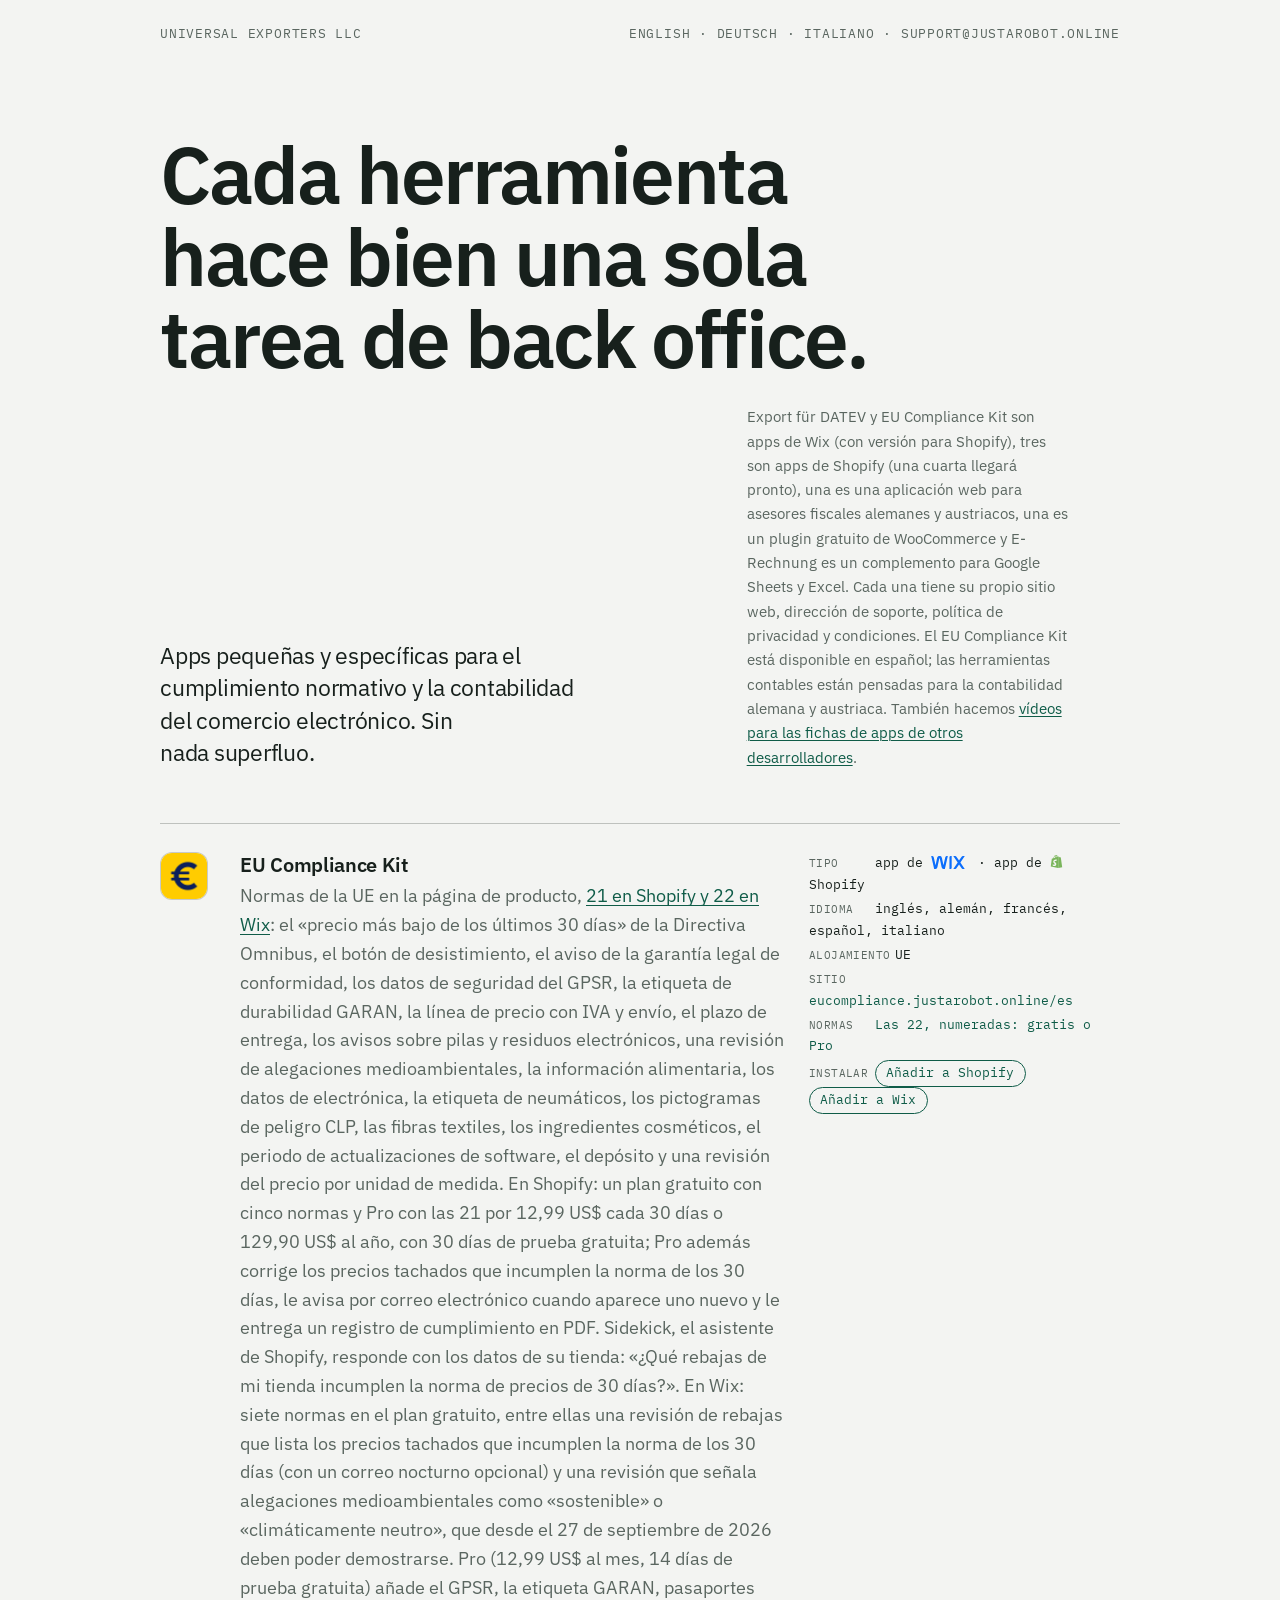
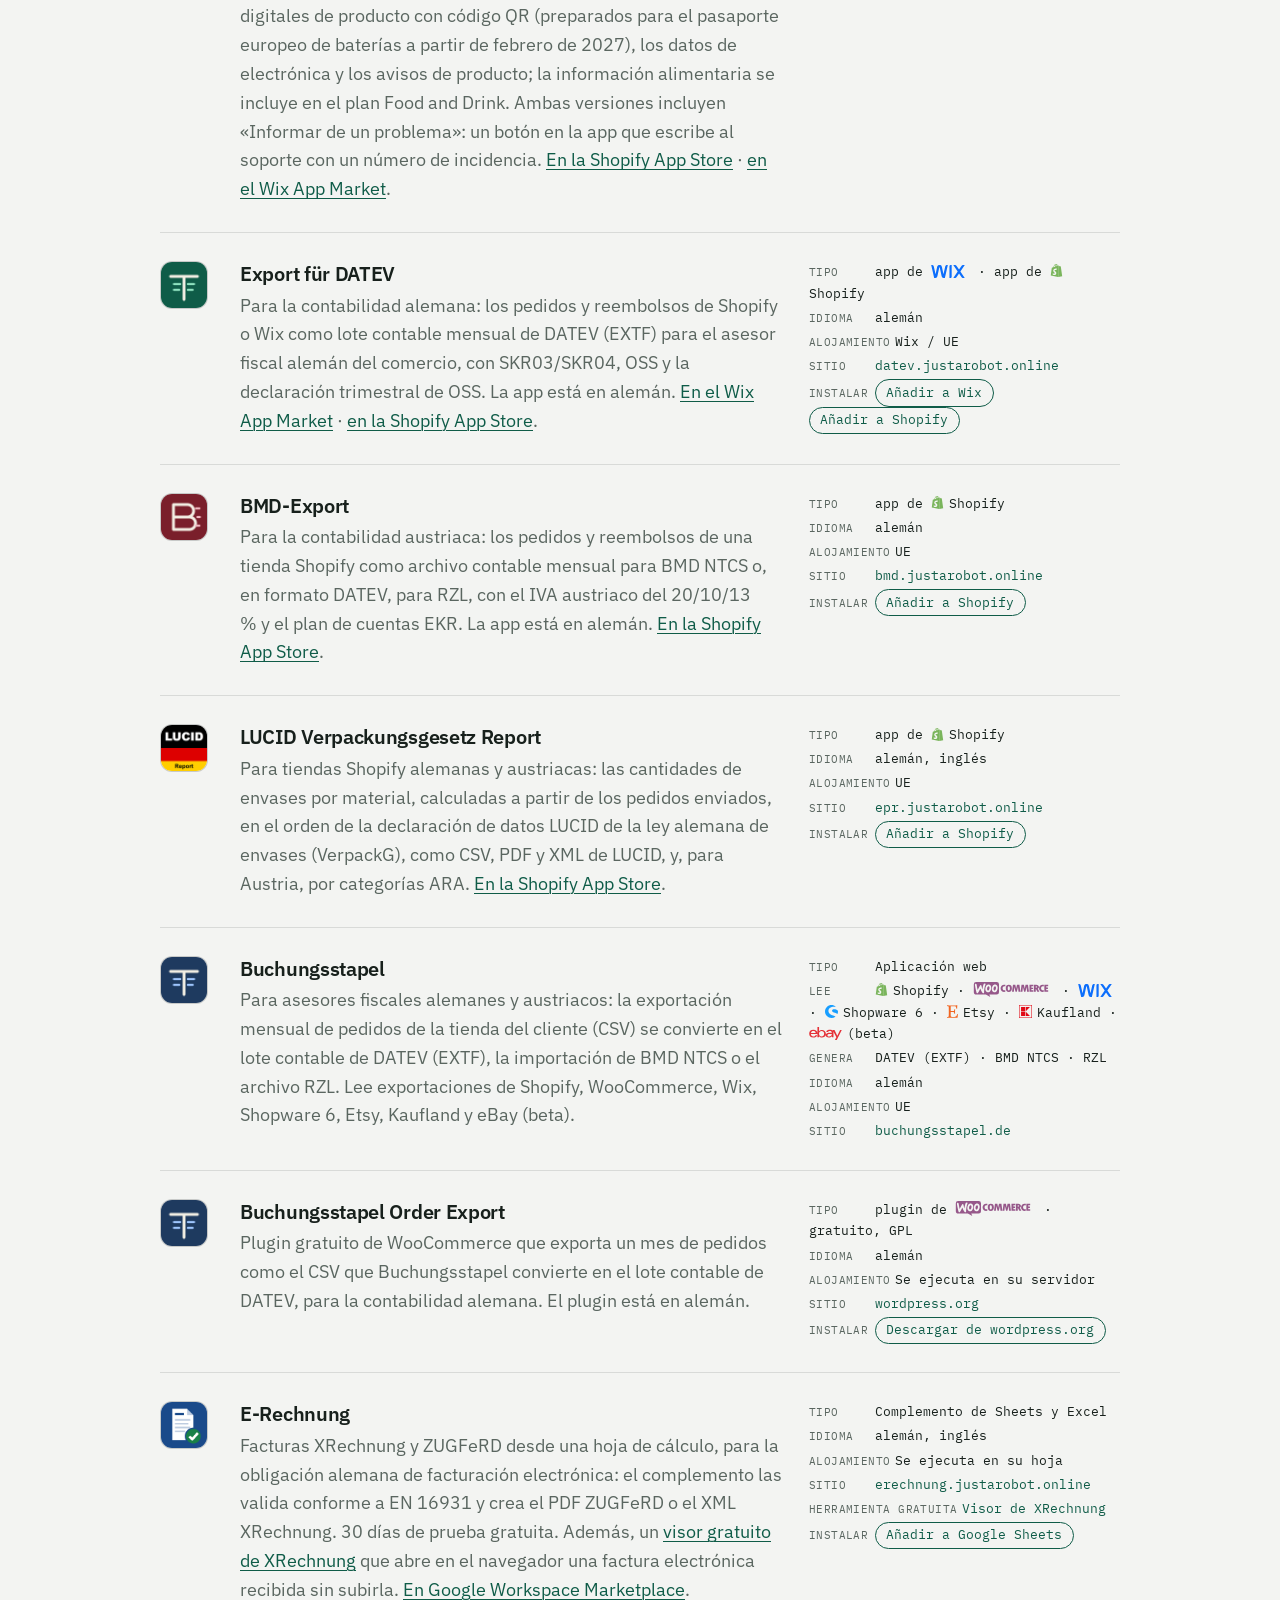
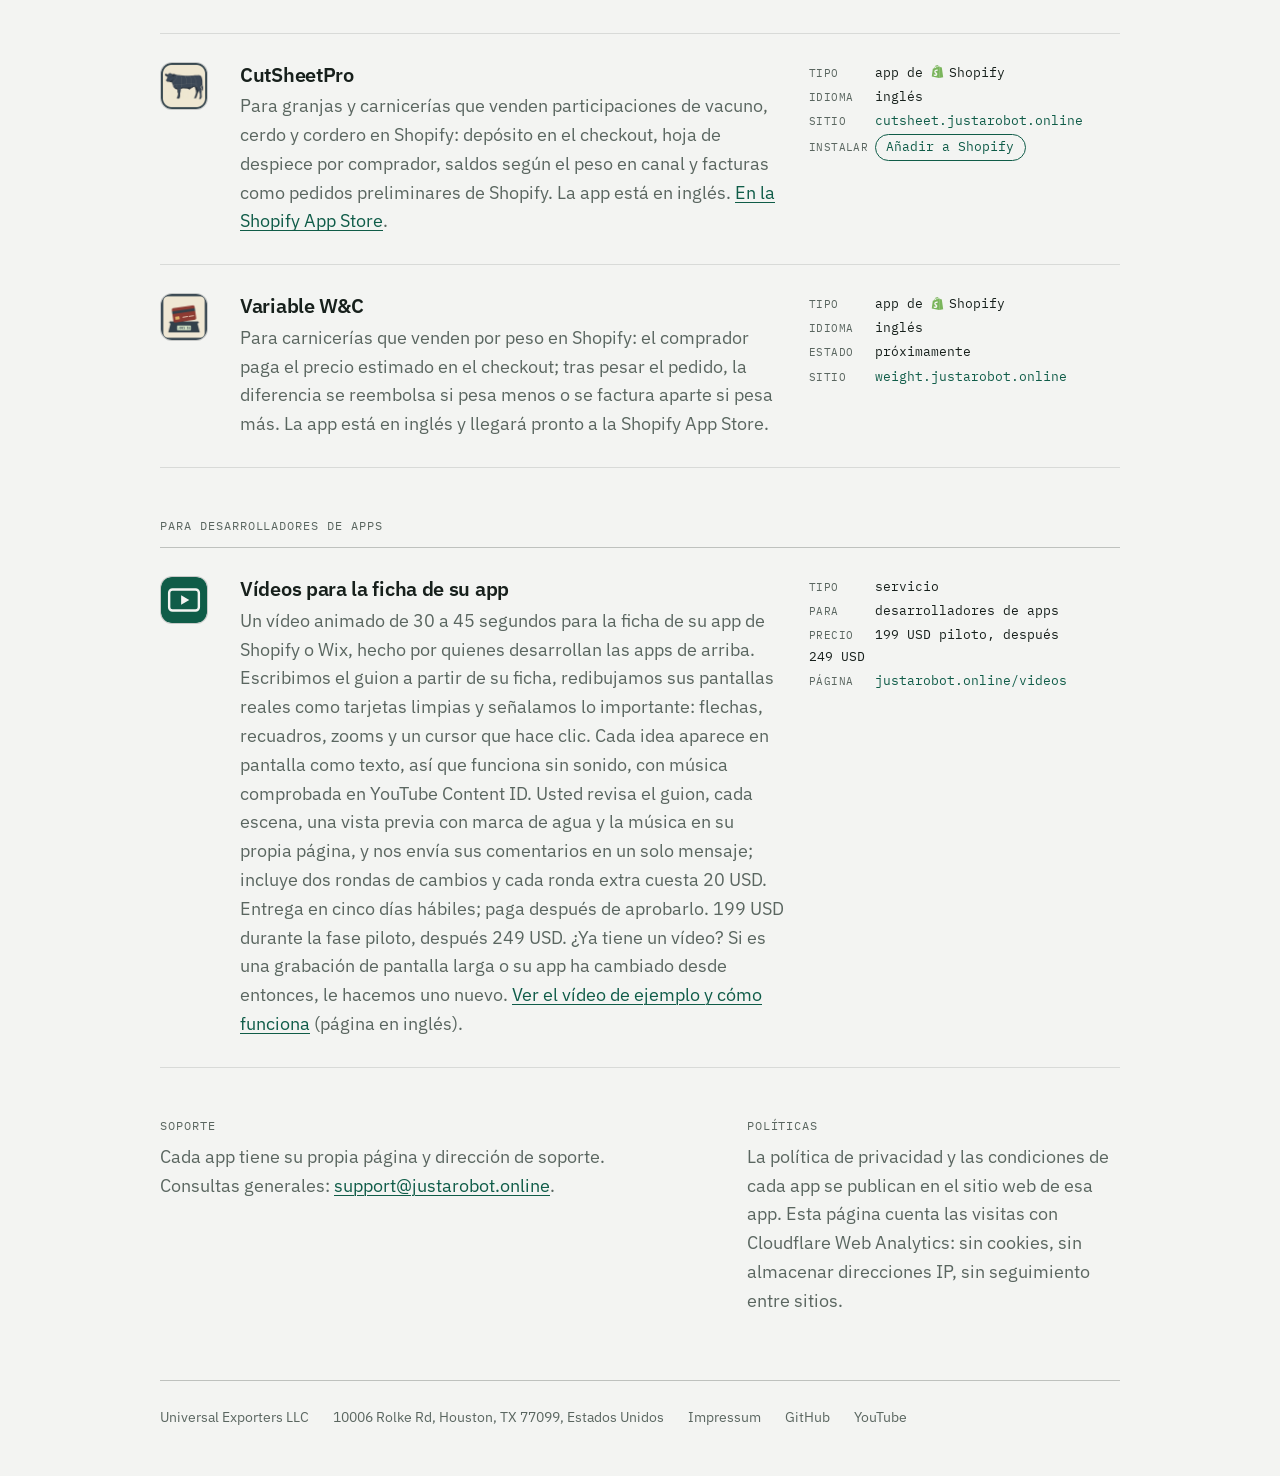
<file: es/index.html>
<!doctype html>
<html lang="es">
<head>
<meta charset="utf-8">
<meta name="viewport" content="width=device-width, initial-scale=1">
<title>EU Compliance Kit para Shopify y Wix: Omnibus, GPSR, desistimiento</title>
<meta name="description" content="Normas de la UE en Shopify y Wix: precio más bajo de los últimos 30 días, botón de desistimiento, garantía legal de conformidad, GPSR, alegaciones medioambientales.">
<link rel="icon" href="/datev.png">
<link rel="canonical" href="https://justarobot.online/es/">
<link rel="alternate" hreflang="en" href="https://justarobot.online/">
<link rel="alternate" hreflang="de" href="https://justarobot.online/de/">
<link rel="alternate" hreflang="es" href="https://justarobot.online/es/">
<link rel="alternate" hreflang="it" href="https://justarobot.online/it/">
<link rel="alternate" hreflang="x-default" href="https://justarobot.online/">
<meta property="og:type" content="website">
<meta property="og:site_name" content="Universal Exporters">
<meta property="og:locale" content="es_ES">
<meta property="og:locale:alternate" content="en_US">
<meta property="og:locale:alternate" content="de_DE">
<meta property="og:locale:alternate" content="it_IT">
<meta property="og:title" content="EU Compliance Kit para Shopify y Wix: Omnibus, GPSR, desistimiento">
<meta property="og:description" content="Normas de la UE en Shopify y Wix: precio más bajo de los últimos 30 días, botón de desistimiento, garantía legal de conformidad, GPSR, alegaciones medioambientales.">
<meta property="og:url" content="https://justarobot.online/es/">
<meta property="og:image" content="https://justarobot.online/og.png">
<meta property="og:image:width" content="1200">
<meta property="og:image:height" content="630">
<meta name="twitter:card" content="summary_large_image">
<meta name="twitter:title" content="EU Compliance Kit para Shopify y Wix: Omnibus, GPSR, desistimiento">
<meta name="twitter:description" content="Normas de la UE en Shopify y Wix: precio más bajo de los últimos 30 días, botón de desistimiento, garantía legal de conformidad, GPSR, alegaciones medioambientales.">
<meta name="twitter:image" content="https://justarobot.online/og.png">
<script type="application/ld+json">{"@context":"https://schema.org","@graph":[
{"@type":"Organization","@id":"https://justarobot.online/#org","name":"Universal Exporters","url":"https://justarobot.online","logo":"https://justarobot.online/datev.png","sameAs":["https://github.com/justarob0x","https://www.youtube.com/@universalexportersllc"],"address":{"@type":"PostalAddress","streetAddress":"10006 Rolke Rd","addressLocality":"Houston","addressRegion":"TX","postalCode":"77099","addressCountry":"US"}},
{"@type":"SoftwareApplication","name":"EU Compliance Kit","url":"https://eucompliance.justarobot.online/es","inLanguage":"es","applicationCategory":"BusinessApplication","operatingSystem":"Web","description":"Normas de la UE en las páginas de producto de Shopify (21) y Wix (22): precio más bajo de los últimos 30 días (Omnibus), botón de desistimiento, aviso de la garantía legal de conformidad, datos de seguridad del GPSR, etiqueta GARAN, línea de precio con IVA y envío, plazo de entrega, avisos sobre pilas y residuos electrónicos, revisión de alegaciones medioambientales, información alimentaria, etiquetas de electrónica y de neumáticos, pictogramas de peligro CLP, fibras textiles, ingredientes cosméticos, complementos alimenticios, periodo de actualizaciones de software, depósito, revisión del precio por unidad de medida, excepciones al desistimiento, bienes de segunda mano, pasaportes digitales de producto.","author":{"@id":"https://justarobot.online/#org"},"offers":[{"@type":"Offer","name":"Shopify Free","price":"0","priceCurrency":"USD"},{"@type":"Offer","name":"Shopify Pro","price":"12.99","priceCurrency":"USD","description":"cada 30 días o 129,90 US$ al año, 30 días de prueba gratuita"},{"@type":"Offer","name":"Wix Free","price":"0","priceCurrency":"USD"},{"@type":"Offer","name":"Wix Pro","price":"12.99","priceCurrency":"USD","description":"al mes, 15 % de descuento anual, 14 días de prueba gratuita"},{"@type":"Offer","name":"Wix Food and Drink","price":"9.99","priceCurrency":"USD","description":"al mes, información alimentaria"},{"@type":"Offer","name":"Wix Pro + Food and Drink","price":"19.99","priceCurrency":"USD","description":"al mes, Pro e información alimentaria"}]},
{"@type":"SoftwareApplication","name":"Export für DATEV","url":"https://datev.justarobot.online","applicationCategory":"BusinessApplication","operatingSystem":"Web","description":"Pedidos y reembolsos de Shopify y Wix como lote contable mensual de DATEV (EXTF) para el asesor fiscal alemán: SKR03/SKR04, OSS, reembolsos, tarjetas regalo, la declaración trimestral de OSS.","author":{"@id":"https://justarobot.online/#org"},"offers":[{"@type":"Offer","name":"Shopify","price":"19.00","priceCurrency":"EUR","description":"cada 30 días, 14 días de prueba gratuita"},{"@type":"Offer","name":"Wix","price":"18.90","priceCurrency":"USD","description":"al mes, 14 días de prueba gratuita"}]},
{"@type":"SoftwareApplication","name":"BMD-Export","url":"https://bmd.justarobot.online","applicationCategory":"BusinessApplication","operatingSystem":"Web","description":"Pedidos y reembolsos de Shopify de tiendas austriacas como archivo contable mensual para BMD NTCS o, en formato DATEV, para RZL: IVA del 20/10/13 %, OSS, exportaciones, ventas B2B en la UE con el plan de cuentas EKR.","author":{"@id":"https://justarobot.online/#org"},"offers":{"@type":"Offer","price":"19.00","priceCurrency":"EUR","description":"cada 30 días, 14 días de prueba gratuita"}},
{"@type":"SoftwareApplication","name":"LUCID Verpackungsgesetz Report","url":"https://epr.justarobot.online","applicationCategory":"BusinessApplication","operatingSystem":"Web","description":"Cantidades de envases por material a partir de los pedidos enviados de Shopify, por mes, trimestre o año, en el orden de la declaración de datos LUCID (VerpackG) y por categorías ARA para Austria.","author":{"@id":"https://justarobot.online/#org"},"offers":[{"@type":"Offer","name":"Mensual","price":"11.99","priceCurrency":"USD","description":"cada 30 días, 14 días de prueba gratuita"},{"@type":"Offer","name":"Anual","price":"119.00","priceCurrency":"USD","description":"al año, con todos los pedidos desde el 1 de enero del año anterior"}]},
{"@type":"SoftwareApplication","name":"Buchungsstapel","url":"https://buchungsstapel.de","applicationCategory":"BusinessApplication","operatingSystem":"Web","description":"Aplicación web para asesores fiscales alemanes y austriacos: la exportación mensual de pedidos del cliente (CSV) se convierte en el lote contable de DATEV (EXTF), la importación de BMD NTCS o el archivo RZL. Lee exportaciones de Shopify, WooCommerce, Wix, Shopware 6, Etsy, Kaufland y eBay.","author":{"@id":"https://justarobot.online/#org"},"offers":{"@type":"Offer","price":"19.00","priceCurrency":"EUR","description":"por cliente cada 30 días, o 149 € al año"}},
{"@type":"SoftwareApplication","name":"Buchungsstapel Order Export for WooCommerce","url":"https://wordpress.org/plugins/buchungsstapel-order-export-for-woocommerce/","applicationCategory":"BusinessApplication","operatingSystem":"Web","description":"Plugin gratuito de WooCommerce que exporta un mes de pedidos como el CSV que Buchungsstapel convierte en un lote contable de DATEV.","author":{"@id":"https://justarobot.online/#org"},"offers":{"@type":"Offer","price":"0","priceCurrency":"EUR"}},
{"@type":"SoftwareApplication","name":"E-Rechnung","url":"https://erechnung.justarobot.online","applicationCategory":"BusinessApplication","operatingSystem":"Web","description":"Facturas electrónicas XRechnung y ZUGFeRD desde Google Sheets o Excel, validadas conforme a EN 16931, con lote contable de DATEV y un visor gratuito de XRechnung.","author":{"@id":"https://justarobot.online/#org"},"offers":{"@type":"Offer","price":"2.99","priceCurrency":"EUR","description":"al mes o 29 € al año, 30 días de prueba gratuita"}},
{"@type":"SoftwareApplication","name":"CutSheetPro","url":"https://cutsheet.justarobot.online","applicationCategory":"BusinessApplication","operatingSystem":"Web","description":"App de Shopify para granjas y carnicerías que venden participaciones de vacuno, cerdo y cordero: depósito en el checkout, hojas de despiece, saldos según el peso en canal, facturas como pedidos preliminares.","author":{"@id":"https://justarobot.online/#org"},"offers":[{"@type":"Offer","name":"Free","price":"0","priceCurrency":"USD","description":"un animal en curso a la vez"},{"@type":"Offer","name":"Paid","price":"29.00","priceCurrency":"USD","description":"cada 30 días o 290 US$ al año, 90 días de prueba gratuita"}]},
{"@type":"Service","@id":"https://justarobot.online/videos/#service","name":"App listing videos","url":"https://justarobot.online/videos/","serviceType":"Promo video production for Shopify and Wix apps","description":"A 30 to 45 second motion video for a Shopify or Wix app listing, built from the app's real screens, reviewed on a private page.","provider":{"@id":"https://justarobot.online/#org"},"areaServed":"Worldwide","offers":{"@type":"Offer","price":"199","priceCurrency":"USD","description":"Pilot price, $249 after the pilot. Two rounds of changes included, extra rounds $20 each."}}
]}</script>
<link rel="preload" href="/fonts/ibm-plex-sans-normal.woff2" as="font" type="font/woff2" crossorigin>
<link rel="stylesheet" href="/site.css">
<script defer src="https://static.cloudflareinsights.com/beacon.min.js" data-cf-beacon='{"token": "f2b1d695183146ddbb72b2a0824e38e5"}'></script>
</head>
<body>
<svg width="0" height="0" style="position:absolute" aria-hidden="true"><symbol id="shopify" viewBox="1.45 0 21.1 24"><path fill="currentColor" d="M15.337 23.979l7.216-1.561s-2.604-17.613-2.625-17.73c-.018-.116-.114-.192-.211-.192s-1.929-.136-1.929-.136-1.275-1.274-1.439-1.411c-.045-.037-.075-.057-.121-.074l-.914 21.104h.023zM11.71 11.305s-.81-.424-1.774-.424c-1.447 0-1.504.906-1.504 1.141 0 1.232 3.24 1.715 3.24 4.629 0 2.295-1.44 3.76-3.406 3.76-2.354 0-3.54-1.465-3.54-1.465l.646-2.086s1.245 1.066 2.28 1.066c.675 0 .975-.545.975-.932 0-1.619-2.654-1.694-2.654-4.359-.034-2.237 1.571-4.416 4.827-4.416 1.257 0 1.875.361 1.875.361l-.945 2.715-.02.01zM11.17.83c.136 0 .271.038.405.135-.984.465-2.064 1.639-2.508 3.992-.656.213-1.293.405-1.889.578C7.697 3.75 8.951.84 11.17.84V.83zm1.235 2.949v.135c-.754.232-1.583.484-2.394.736.466-1.777 1.333-2.645 2.085-2.971.193.501.309 1.176.309 2.1zm.539-2.234c.694.074 1.141.867 1.429 1.755-.349.114-.735.231-1.158.366v-.252c0-.752-.096-1.371-.271-1.871v.002zm2.992 1.289c-.02 0-.06.021-.078.021s-.289.075-.714.21c-.423-1.233-1.176-2.37-2.508-2.37h-.115C12.135.209 11.669 0 11.265 0 8.159 0 6.675 3.877 6.21 5.846c-1.194.365-2.063.636-2.16.674-.675.213-.694.232-.772.87-.075.462-1.83 14.063-1.83 14.063L15.009 24l.927-21.166z"/></symbol><symbol id="wix" viewBox="0 7.35 24 9.29"><path fill="currentColor" d="m0 7.354 2.113 9.292h.801a1.54 1.54 0 0 0 1.506-1.218l1.351-6.34a.171.171 0 0 1 .167-.137c.08 0 .15.058.167.137l1.352 6.34a1.54 1.54 0 0 0 1.506 1.218h.805l2.113-9.292h-.565c-.62 0-1.159.43-1.296 1.035l-1.26 5.545-1.106-5.176a1.76 1.76 0 0 0-2.19-1.324c-.639.176-1.113.716-1.251 1.365l-1.094 5.127-1.26-5.537A1.33 1.33 0 0 0 .563 7.354H0zm13.992 0a.951.951 0 0 0-.951.95v8.342h.635a.952.952 0 0 0 .951-.95V7.353h-.635zm1.778 0 3.158 4.66-3.14 4.632h1.325c.368 0 .712-.181.918-.486l1.756-2.59a.12.12 0 0 1 .197 0l1.754 2.59c.206.305.55.486.918.486h1.326l-3.14-4.632L24 7.354h-1.326c-.368 0-.712.181-.918.486l-1.772 2.617a.12.12 0 0 1-.197 0L18.014 7.84a1.108 1.108 0 0 0-.918-.486H15.77z"/></symbol><symbol id="woocommerce" viewBox="0 9.58 24 4.84"><path fill="currentColor" d="M.754 9.58a.754.754 0 00-.754.758v2.525c0 .42.339.758.758.758h3.135l1.431.799-.326-.799h2.373a.757.757 0 00.758-.758v-2.525a.757.757 0 00-.758-.758H.754zm2.709.445h.03c.065.001.124.023.179.067a.26.26 0 01.103.19.29.29 0 01-.033.16c-.13.239-.236.64-.322 1.199-.083.541-.114.965-.094 1.267a.392.392 0 01-.039.219.213.213 0 01-.176.12c-.086.006-.177-.034-.263-.124-.31-.316-.555-.788-.735-1.416-.216.425-.375.744-.478.957-.196.376-.363.568-.502.578-.09.007-.166-.069-.233-.228-.17-.436-.352-1.277-.548-2.524a.297.297 0 01.054-.222c.047-.064.116-.095.21-.102.169-.013.265.065.288.238.103.695.217 1.284.336 1.766l.727-1.387c.066-.126.15-.192.25-.199.146-.01.237.083.273.28.083.441.188.817.315 1.136.086-.844.233-1.453.44-1.828a.255.255 0 01.218-.147zm1.293.36c.056 0 .116.006.18.02.232.05.411.177.53.386.107.18.161.395.161.654 0 .343-.087.654-.26.94-.2.332-.459.5-.781.5a.88.88 0 01-.18-.022.763.763 0 01-.531-.384 1.287 1.287 0 01-.158-.659c0-.342.085-.655.258-.937.202-.333.462-.498.78-.498zm2.084 0c.056 0 .116.006.18.02.236.05.411.177.53.386.107.18.16.395.16.654 0 .343-.086.654-.259.94-.2.332-.459.5-.781.5a.88.88 0 01-.18-.022.763.763 0 01-.531-.384 1.287 1.287 0 01-.16-.659c0-.342.087-.655.26-.937.202-.333.462-.498.78-.498zm4.437.047c-.305 0-.546.102-.718.304-.173.203-.256.49-.256.856 0 .395.086.697.256.906.17.21.418.316.744.316.315 0 .559-.107.728-.316.17-.21.256-.504.256-.883s-.087-.673-.26-.879c-.176-.202-.424-.304-.75-.304zm-1.466.002a1.13 1.13 0 00-.84.326c-.223.22-.332.499-.332.838 0 .362.108.658.328.88.22.223.505.336.861.336.103 0 .22-.016.346-.052v-.54c-.117.034-.216.051-.303.051a.545.545 0 01-.422-.177c-.106-.12-.16-.278-.16-.48 0-.19.053-.348.156-.468a.498.498 0 01.397-.181c.103 0 .212.015.332.049v-.537a1.394 1.394 0 00-.363-.045zm12.414 0a1.135 1.135 0 00-.84.326c-.223.22-.332.499-.332.838 0 .362.108.658.328.88.22.223.506.336.861.336.103 0 .22-.016.346-.052v-.54c-.116.034-.216.051-.303.051a.545.545 0 01-.422-.177c-.106-.12-.16-.278-.16-.48 0-.19.053-.348.156-.468a.498.498 0 01.397-.181c.103 0 .212.015.332.049v-.537a1.394 1.394 0 00-.363-.045zm-9.598.06l-.29 2.264h.579l.156-1.559.395 1.559h.412l.379-1.555.164 1.555h.603l-.304-2.264h-.791l-.12.508c-.03.13-.06.264-.087.4l-.067.352a29.97 29.97 0 00-.258-1.26h-.771zm2.768 0l-.29 2.264h.579l.156-1.559.396 1.559h.412l.375-1.555.165 1.555h.603l-.305-2.264h-.789l-.119.508c-.03.13-.06.264-.086.4l-.066.352c-.063-.352-.15-.771-.26-1.26h-.771zm3.988 0v2.264h.611v-1.031h.012l.494 1.03h.645l-.489-1.019a.61.61 0 00.37-.552.598.598 0 00-.25-.506c-.167-.123-.394-.186-.68-.186h-.713zm3.377 0v2.264H24v-.483h-.63v-.414h.54v-.468h-.54v-.416h.626v-.483H22.76zm-4.793.004v2.264h1.24v-.483h-.627v-.416h.541v-.468h-.54v-.415h.622v-.482h-1.236zm2.025.432c.146.003.25.025.313.072.063.046.091.12.091.227 0 .156-.135.236-.404.24v-.54zm-15.22.011c-.104 0-.205.069-.301.211a1.078 1.078 0 00-.2.639c0 .096.02.2.06.303.049.13.117.198.196.215.083.016.173-.02.27-.106.123-.11.205-.273.252-.492.016-.077.023-.16.023-.246 0-.097-.02-.2-.06-.303-.05-.13-.116-.198-.196-.215a.246.246 0 00-.045-.006zm2.083 0c-.103 0-.204.069-.3.211a1.078 1.078 0 00-.2.639c0 .096.02.2.06.303.049.13.117.198.196.215.083.016.173-.02.27-.106.123-.11.205-.273.252-.492.013-.077.023-.16.023-.246 0-.097-.02-.2-.06-.303-.05-.13-.116-.198-.196-.215a.246.246 0 00-.045-.006zm4.428.006c.233 0 .354.218.354.66-.004.273-.038.46-.098.553a.293.293 0 01-.262.139.266.266 0 01-.242-.139c-.056-.093-.084-.28-.084-.562 0-.436.11-.65.332-.65Z"/></symbol><symbol id="shopware" viewBox="0 0 24 24"><path fill="currentColor" d="M23.9477 10.8913a.1735.1735 0 00-.061-.1178c-2.5032-2.078-4.5288-2.9261-6.9905-2.9261-1.3127 0-2.32.2638-2.9916.7827-.5822.4492-.8896 1.0772-.8896 1.812 0 2.0605 2.5184 3.0003 5.4358 4.0883 1.5023.5604 3.057 1.1404 4.483 1.9319a.1626.1626 0 00.0828.0218.187.187 0 00.0589-.011c.0458-.0174.085-.0523.1025-.1002.545-1.3955.822-2.8673.822-4.374a13.082 13.082 0 00-.0523-1.1076zm-4.81 10.4791c-1.0423-.785-2.5795-1.3824-4.2061-2.0125-1.9362-.7501-4.132-1.6027-5.7803-2.913-1.8665-1.4871-2.7757-3.3623-2.7757-5.7324 0-2.1281.883-3.9466 2.5533-5.2614 1.873-1.474 4.7119-2.2546 8.2071-2.2546.966 0 1.8883.0589 2.743.1766a.1696.1696 0 00.1788-.098.17.17 0 00-.0414-.2007C17.814 1.0924 14.9664.0022 12.001.0022c-3.2052 0-6.2186 1.2472-8.4862 3.5148C1.2494 5.7825 0 8.796 0 11.999c0 3.2051 1.2472 6.2185 3.5149 8.484 2.2654 2.2654 5.2788 3.5148 8.4862 3.5148 2.5903 0 5.0564-.8133 7.1344-2.3505a.1714.1714 0 00.0697-.1374.1735.1735 0 00-.0676-.1395Z"/></symbol><symbol id="etsy" viewBox="1.52 0 20.96 24"><path fill="currentColor" d="M8.559 2.445c0-.325.033-.52.59-.52h7.465c1.3 0 2.02 1.11 2.54 3.193l.42 1.666h1.27c.23-4.728.43-6.784.43-6.784s-3.196.36-5.09.36H6.635L1.521.196v1.37l1.725.326c1.21.24 1.5.496 1.6 1.606 0 0 .11 3.27.11 8.64 0 5.385-.09 8.61-.09 8.61 0 .973-.39 1.333-1.59 1.573l-1.722.33V24l5.13-.165h8.55c1.935 0 6.39.165 6.39.165.105-1.17.75-6.48.855-7.064h-1.2l-1.284 2.91c-1.005 2.28-2.476 2.445-4.11 2.445h-4.906c-1.63 0-2.415-.64-2.415-2.05V12.8s3.62 0 4.79.096c.912.064 1.463.325 1.76 1.598l.39 1.695h1.41l-.09-4.278.192-4.305h-1.391l-.45 1.89c-.283 1.244-.48 1.47-1.754 1.6-1.666.17-4.815.14-4.815.14V2.45h-.05z"/></symbol><symbol id="kaufland" viewBox="0 0 24 24"><path fill="currentColor" d="M0 24h24V0H0zm23.008-.989H.989V.989h22.022zM3.773 3.776h7.651v7.65H3.773zm8.801 0v7.652l7.653-7.652zm-8.801 8.8h7.651v7.651H3.773zm8.801-.004v7.652h7.653z"/></symbol><symbol id="ebay" viewBox="0 7.21 24 9.58"><path fill="currentColor" d="M6.056 12.132v-4.92h1.2v3.026c.59-.703 1.402-.906 2.202-.906 1.34 0 2.828.904 2.828 2.855 0 .233-.015.457-.06.668.24-.953 1.274-1.305 2.896-1.344.51-.018 1.095-.018 1.56-.018v-.135c0-.885-.556-1.244-1.53-1.244-.72 0-1.245.3-1.305.81h-1.275c.136-1.29 1.5-1.62 2.686-1.62 1.064 0 1.995.27 2.415 1.02l-.436-.84h1.41l2.055 4.125 2.055-4.126H24l-3.72 7.305h-1.346l1.07-2.04-2.33-4.38c.13.255.2.555.2.93v2.46c0 .346.01.69.04 1.005H16.8a6.543 6.543 0 01-.046-.765c-.603.734-1.32.96-2.32.96-1.48 0-2.272-.78-2.272-1.695 0-.15.015-.284.037-.405-.3 1.246-1.36 2.086-2.767 2.086-.87 0-1.694-.315-2.2-.93 0 .24-.015.494-.04.734h-1.18c.02-.39.04-.855.04-1.245v-1.05h-4.83c.065 1.095.818 1.74 1.853 1.74.718 0 1.355-.3 1.568-.93h1.24c-.24 1.29-1.61 1.725-2.79 1.725C.95 15.009 0 13.822 0 12.232c0-1.754.982-2.91 3.116-2.91 1.688 0 2.93.886 2.94 2.806v.005zm9.137.183c-1.095.034-1.77.233-1.77.95 0 .465.36.97 1.305.97 1.26 0 1.935-.69 1.935-1.814v-.13c-.45 0-.99.006-1.484.022h.012zm-6.06 1.875c1.11 0 1.876-.806 1.876-2.02s-.768-2.02-1.893-2.02c-1.11 0-1.89.806-1.89 2.02s.765 2.02 1.875 2.02h.03zm-4.35-2.514c-.044-1.125-.854-1.546-1.725-1.546-.944 0-1.694.474-1.815 1.546z"/></symbol></svg>
<div class="wrap">
  <header class="mast">
    <span>Universal Exporters LLC</span>
    <span><a href="/" hreflang="en" lang="en">English</a> · <a href="/de/" hreflang="de" lang="de">Deutsch</a> · <a href="/it/" hreflang="it" lang="it">Italiano</a> · <a href="mailto:support@justarobot.online">support@justarobot.online</a></span>
  </header>

  <main>
    <section class="title">
      <h1>Cada herramienta hace bien una sola tarea de back office.</h1>
      <p class="lede">Apps pequeñas y específicas para el cumplimiento normativo y la contabilidad del comercio electrónico. Sin nada superfluo.</p>
      <p class="aside">Export für DATEV y EU Compliance Kit son apps de Wix (con versión para Shopify), tres son apps de Shopify (una cuarta llegará pronto), una es una aplicación web para asesores fiscales alemanes y austriacos, una es un plugin gratuito de WooCommerce y E-Rechnung es un complemento para Google Sheets y Excel. Cada una tiene su propio sitio web, dirección de soporte, política de privacidad y condiciones. El EU Compliance Kit está disponible en español; las herramientas contables están pensadas para la contabilidad alemana y austriaca. También hacemos <a href="/videos/">vídeos para las fichas de apps de otros desarrolladores</a>.</p>
    </section>

    <ul class="index">
      <li class="tool">
        <img class="tool__icon" src="/eucompliance.png" alt="" width="48" height="48">
        <div>
          <h2><a href="https://eucompliance.justarobot.online/es" target="_blank" rel="noopener">EU Compliance Kit</a></h2>
          <p>Normas de la UE en la página de producto, <a href="https://eucompliance.justarobot.online/es/reglas" target="_blank" rel="noopener">21 en Shopify y 22 en Wix</a>: el «precio más bajo de los últimos 30 días» de la Directiva Omnibus, el botón de desistimiento, el aviso de la garantía legal de conformidad, los datos de seguridad del GPSR, la etiqueta de durabilidad GARAN, la línea de precio con IVA y envío, el plazo de entrega, los avisos sobre pilas y residuos electrónicos, una revisión de alegaciones medioambientales, la información alimentaria, los datos de electrónica, la etiqueta de neumáticos, los pictogramas de peligro CLP, las fibras textiles, los ingredientes cosméticos, el periodo de actualizaciones de software, el depósito y una revisión del precio por unidad de medida. En Shopify: un plan gratuito con cinco normas y Pro con las 21 por 12,99 US$ cada 30 días o 129,90 US$ al año, con 30 días de prueba gratuita; Pro además corrige los precios tachados que incumplen la norma de los 30 días, le avisa por correo electrónico cuando aparece uno nuevo y le entrega un registro de cumplimiento en PDF. Sidekick, el asistente de Shopify, responde con los datos de su tienda: «¿Qué rebajas de mi tienda incumplen la norma de precios de 30 días?». En Wix: siete normas en el plan gratuito, entre ellas una revisión de rebajas que lista los precios tachados que incumplen la norma de los 30 días (con un correo nocturno opcional) y una revisión que señala alegaciones medioambientales como «sostenible» o «climáticamente neutro», que desde el 27 de septiembre de 2026 deben poder demostrarse. Pro (12,99 US$ al mes, 14 días de prueba gratuita) añade el GPSR, la etiqueta GARAN, pasaportes digitales de producto con código QR (preparados para el pasaporte europeo de baterías a partir de febrero de 2027), los datos de electrónica y los avisos de producto; la información alimentaria se incluye en el plan Food and Drink. Ambas versiones incluyen «Informar de un problema»: un botón en la app que escribe al soporte con un número de incidencia. <a href="https://apps.shopify.com/eu-compliance-kit-1" target="_blank" rel="noopener">En la Shopify App Store</a> · <a href="https://www.wix.com/app-market/universal-exporters-llc-eu-compliance-kit" target="_blank" rel="noopener">en el Wix App Market</a>.</p>
        </div>
        <div class="tool__meta">
          <span><span class="k">Tipo</span><b>app de <svg class="brand brand--wix" role="img" aria-label="Wix"><use href="#wix"/></svg> · app de <svg class="brand" aria-hidden="true"><use href="#shopify"/></svg>Shopify</b></span>
          <span><span class="k">Idioma</span><b>inglés, alemán, francés, español, italiano</b></span>
          <span><span class="k">Alojamiento</span><b>UE</b></span>
          <span><span class="k">Sitio</span><a href="https://eucompliance.justarobot.online/es" target="_blank" rel="noopener">eucompliance.justarobot.online/es</a></span>
          <span><span class="k">Normas</span><a href="https://eucompliance.justarobot.online/es/reglas" target="_blank" rel="noopener">Las 22, numeradas: gratis o Pro</a></span>
          <span><span class="k">Instalar</span><a class="install" href="https://apps.shopify.com/eu-compliance-kit-1" target="_blank" rel="noopener">Añadir a Shopify</a> <a class="install" href="https://www.wix.com/app-market/universal-exporters-llc-eu-compliance-kit" target="_blank" rel="noopener">Añadir a Wix</a></span>
        </div>
      </li>

      <li class="tool">
        <img class="tool__icon" src="/datev.png" alt="" width="48" height="48">
        <div>
          <h2><a href="https://datev.justarobot.online" target="_blank" rel="noopener">Export für DATEV</a></h2>
          <p>Para la contabilidad alemana: los pedidos y reembolsos de Shopify o Wix como lote contable mensual de DATEV (EXTF) para el asesor fiscal alemán del comercio, con SKR03/SKR04, OSS y la declaración trimestral de OSS. La app está en alemán. <a href="https://www.wix.com/app-market/universal-exporters-llc-export-f%C3%BCr-datev" target="_blank" rel="noopener">En el Wix App Market</a> · <a href="https://apps.shopify.com/datev-export" target="_blank" rel="noopener">en la Shopify App Store</a>.</p>
        </div>
        <div class="tool__meta">
          <span><span class="k">Tipo</span><b>app de <svg class="brand brand--wix" role="img" aria-label="Wix"><use href="#wix"/></svg> · app de <svg class="brand" aria-hidden="true"><use href="#shopify"/></svg>Shopify</b></span>
          <span><span class="k">Idioma</span><b>alemán</b></span>
          <span><span class="k">Alojamiento</span><b>Wix / UE</b></span>
          <span><span class="k">Sitio</span><a href="https://datev.justarobot.online" target="_blank" rel="noopener">datev.justarobot.online</a></span>
          <span><span class="k">Instalar</span><a class="install" href="https://www.wix.com/app-market/universal-exporters-llc-export-f%C3%BCr-datev" target="_blank" rel="noopener">Añadir a Wix</a> <a class="install" href="https://apps.shopify.com/datev-export" target="_blank" rel="noopener">Añadir a Shopify</a></span>
        </div>
      </li>

      <li class="tool">
        <img class="tool__icon" src="/bmd.png" alt="" width="48" height="48">
        <div>
          <h2><a href="https://bmd.justarobot.online" target="_blank" rel="noopener">BMD-Export</a></h2>
          <p>Para la contabilidad austriaca: los pedidos y reembolsos de una tienda Shopify como archivo contable mensual para BMD NTCS o, en formato DATEV, para RZL, con el IVA austriaco del 20/10/13 % y el plan de cuentas EKR. La app está en alemán. <a href="https://apps.shopify.com/bmd-export-2" target="_blank" rel="noopener">En la Shopify App Store</a>.</p>
        </div>
        <div class="tool__meta">
          <span><span class="k">Tipo</span><b>app de <svg class="brand" aria-hidden="true"><use href="#shopify"/></svg>Shopify</b></span>
          <span><span class="k">Idioma</span><b>alemán</b></span>
          <span><span class="k">Alojamiento</span><b>UE</b></span>
          <span><span class="k">Sitio</span><a href="https://bmd.justarobot.online" target="_blank" rel="noopener">bmd.justarobot.online</a></span>
          <span><span class="k">Instalar</span><a class="install" href="https://apps.shopify.com/bmd-export-2" target="_blank" rel="noopener">Añadir a Shopify</a></span>
        </div>
      </li>

      <li class="tool">
        <img class="tool__icon" src="/lucid.png" alt="" width="48" height="48">
        <div>
          <h2><a href="https://epr.justarobot.online" target="_blank" rel="noopener">LUCID Verpackungsgesetz Report</a></h2>
          <p>Para tiendas Shopify alemanas y austriacas: las cantidades de envases por material, calculadas a partir de los pedidos enviados, en el orden de la declaración de datos LUCID de la ley alemana de envases (VerpackG), como CSV, PDF y XML de LUCID, y, para Austria, por categorías ARA. <a href="https://apps.shopify.com/lucid-verpackungsgesetz-report" target="_blank" rel="noopener">En la Shopify App Store</a>.</p>
        </div>
        <div class="tool__meta">
          <span><span class="k">Tipo</span><b>app de <svg class="brand" aria-hidden="true"><use href="#shopify"/></svg>Shopify</b></span>
          <span><span class="k">Idioma</span><b>alemán, inglés</b></span>
          <span><span class="k">Alojamiento</span><b>UE</b></span>
          <span><span class="k">Sitio</span><a href="https://epr.justarobot.online" target="_blank" rel="noopener">epr.justarobot.online</a></span>
          <span><span class="k">Instalar</span><a class="install" href="https://apps.shopify.com/lucid-verpackungsgesetz-report" target="_blank" rel="noopener">Añadir a Shopify</a></span>
        </div>
      </li>

      <li class="tool">
        <img class="tool__icon" src="/buchungsstapel.png" alt="" width="48" height="48">
        <div>
          <h2><a href="https://buchungsstapel.de" target="_blank" rel="noopener">Buchungsstapel</a></h2>
          <p>Para asesores fiscales alemanes y austriacos: la exportación mensual de pedidos de la tienda del cliente (CSV) se convierte en el lote contable de DATEV (EXTF), la importación de BMD NTCS o el archivo RZL. Lee exportaciones de Shopify, WooCommerce, Wix, Shopware 6, Etsy, Kaufland y eBay (beta).</p>
        </div>
        <div class="tool__meta">
          <span><span class="k">Tipo</span><b>Aplicación web</b></span>
          <span><span class="k">Lee</span><b><svg class="brand" aria-hidden="true"><use href="#shopify"/></svg>Shopify · <svg class="brand brand--woo" role="img" aria-label="WooCommerce"><use href="#woocommerce"/></svg> · <svg class="brand brand--wix" role="img" aria-label="Wix"><use href="#wix"/></svg> · <svg class="brand brand--shopware" aria-hidden="true"><use href="#shopware"/></svg>Shopware 6 · <svg class="brand brand--etsy" aria-hidden="true"><use href="#etsy"/></svg>Etsy · <svg class="brand brand--kaufland" aria-hidden="true"><use href="#kaufland"/></svg>Kaufland · <svg class="brand brand--ebay" role="img" aria-label="eBay"><use href="#ebay"/></svg>(beta)</b></span>
          <span><span class="k">Genera</span><b>DATEV (EXTF) · BMD NTCS · RZL</b></span>
          <span><span class="k">Idioma</span><b>alemán</b></span>
          <span><span class="k">Alojamiento</span><b>UE</b></span>
          <span><span class="k">Sitio</span><a href="https://buchungsstapel.de" target="_blank" rel="noopener">buchungsstapel.de</a></span>
        </div>
      </li>

      <li class="tool">
        <img class="tool__icon" src="/woocommerce-plugin.png" alt="" width="48" height="48">
        <div>
          <h2><a href="https://wordpress.org/plugins/buchungsstapel-order-export-for-woocommerce/" target="_blank" rel="noopener">Buchungsstapel Order Export</a></h2>
          <p>Plugin gratuito de WooCommerce que exporta un mes de pedidos como el CSV que Buchungsstapel convierte en el lote contable de DATEV, para la contabilidad alemana. El plugin está en alemán.</p>
        </div>
        <div class="tool__meta">
          <span><span class="k">Tipo</span><b>plugin de <svg class="brand brand--woo" role="img" aria-label="WooCommerce"><use href="#woocommerce"/></svg> · gratuito, GPL</b></span>
          <span><span class="k">Idioma</span><b>alemán</b></span>
          <span><span class="k">Alojamiento</span><b>Se ejecuta en su servidor</b></span>
          <span><span class="k">Sitio</span><a href="https://wordpress.org/plugins/buchungsstapel-order-export-for-woocommerce/" target="_blank" rel="noopener">wordpress.org</a></span>
          <span><span class="k">Instalar</span><a class="install" href="https://wordpress.org/plugins/buchungsstapel-order-export-for-woocommerce/" target="_blank" rel="noopener">Descargar de wordpress.org</a></span>
        </div>
      </li>

      <li class="tool">
        <img class="tool__icon" src="/erechnung.png" alt="" width="48" height="48">
        <div>
          <h2><a href="https://erechnung.justarobot.online" target="_blank" rel="noopener">E-Rechnung</a></h2>
          <p>Facturas XRechnung y ZUGFeRD desde una hoja de cálculo, para la obligación alemana de facturación electrónica: el complemento las valida conforme a EN 16931 y crea el PDF ZUGFeRD o el XML XRechnung. 30 días de prueba gratuita. Además, un <a href="https://erechnung.justarobot.online/xrechnung-oeffnen" target="_blank" rel="noopener">visor gratuito de XRechnung</a> que abre en el navegador una factura electrónica recibida sin subirla. <a href="https://workspace.google.com/marketplace/app/erechnung_f%C3%BCr_sheets_%E2%80%93_xrechnung_zugferd/574771840473" target="_blank" rel="noopener">En Google Workspace Marketplace</a>.</p>
        </div>
        <div class="tool__meta">
          <span><span class="k">Tipo</span><b>Complemento de Sheets y Excel</b></span>
          <span><span class="k">Idioma</span><b>alemán, inglés</b></span>
          <span><span class="k">Alojamiento</span><b>Se ejecuta en su hoja</b></span>
          <span><span class="k">Sitio</span><a href="https://erechnung.justarobot.online" target="_blank" rel="noopener">erechnung.justarobot.online</a></span>
          <span><span class="k">Herramienta gratuita</span><a href="https://erechnung.justarobot.online/xrechnung-oeffnen" target="_blank" rel="noopener">Visor de XRechnung</a></span>
          <span><span class="k">Instalar</span><a class="install" href="https://workspace.google.com/marketplace/app/erechnung_f%C3%BCr_sheets_%E2%80%93_xrechnung_zugferd/574771840473" target="_blank" rel="noopener">Añadir a Google Sheets</a></span>
        </div>
      </li>

      <li class="tool">
        <img class="tool__icon" src="/cutsheet.png" alt="" width="48" height="48">
        <div>
          <h2><a href="https://cutsheet.justarobot.online" target="_blank" rel="noopener">CutSheetPro</a></h2>
          <p>Para granjas y carnicerías que venden participaciones de vacuno, cerdo y cordero en Shopify: depósito en el checkout, hoja de despiece por comprador, saldos según el peso en canal y facturas como pedidos preliminares de Shopify. La app está en inglés. <a href="https://apps.shopify.com/cutsheetpro" target="_blank" rel="noopener">En la Shopify App Store</a>.</p>
        </div>
        <div class="tool__meta">
          <span><span class="k">Tipo</span><b>app de <svg class="brand" aria-hidden="true"><use href="#shopify"/></svg>Shopify</b></span>
          <span><span class="k">Idioma</span><b>inglés</b></span>
          <span><span class="k">Sitio</span><a href="https://cutsheet.justarobot.online" target="_blank" rel="noopener">cutsheet.justarobot.online</a></span>
          <span><span class="k">Instalar</span><a class="install" href="https://apps.shopify.com/cutsheetpro" target="_blank" rel="noopener">Añadir a Shopify</a></span>
        </div>
      </li>

      <li class="tool">
        <img class="tool__icon" src="/weight.png" alt="" width="48" height="48">
        <div>
          <h2><a href="https://weight.justarobot.online" target="_blank" rel="noopener">Variable W&amp;C</a></h2>
          <p>Para carnicerías que venden por peso en Shopify: el comprador paga el precio estimado en el checkout; tras pesar el pedido, la diferencia se reembolsa si pesa menos o se factura aparte si pesa más. La app está en inglés y llegará pronto a la Shopify App Store.</p>
        </div>
        <div class="tool__meta">
          <span><span class="k">Tipo</span><b>app de <svg class="brand" aria-hidden="true"><use href="#shopify"/></svg>Shopify</b></span>
          <span><span class="k">Idioma</span><b>inglés</b></span>
          <span><span class="k">Estado</span><b>próximamente</b></span>
          <span><span class="k">Sitio</span><a href="https://weight.justarobot.online" target="_blank" rel="noopener">weight.justarobot.online</a></span>
        </div>
      </li>
    </ul>

    <h2 class="group" id="videos">Para desarrolladores de apps</h2>
    <ul class="index">
      <li class="tool">
        <img class="tool__icon" src="/videos/icon.svg" alt="" width="48" height="48">
        <div>
          <h2><a href="/videos/">Vídeos para la ficha de su app</a></h2>
          <p>Un vídeo animado de 30 a 45 segundos para la ficha de su app de Shopify o Wix, hecho por quienes desarrollan las apps de arriba. Escribimos el guion a partir de su ficha, redibujamos sus pantallas reales como tarjetas limpias y señalamos lo importante: flechas, recuadros, zooms y un cursor que hace clic. Cada idea aparece en pantalla como texto, así que funciona sin sonido, con música comprobada en YouTube Content ID. Usted revisa el guion, cada escena, una vista previa con marca de agua y la música en su propia página, y nos envía sus comentarios en un solo mensaje; incluye dos rondas de cambios y cada ronda extra cuesta 20&nbsp;USD. Entrega en cinco días hábiles; paga después de aprobarlo. 199&nbsp;USD durante la fase piloto, después 249&nbsp;USD. ¿Ya tiene un vídeo? Si es una grabación de pantalla larga o su app ha cambiado desde entonces, le hacemos uno nuevo. <a href="/videos/">Ver el vídeo de ejemplo y cómo funciona</a> (página en inglés).</p>
        </div>
        <div class="tool__meta">
          <span><span class="k">Tipo</span><b>servicio</b></span>
          <span><span class="k">Para</span><b>desarrolladores de apps</b></span>
          <span><span class="k">Precio</span><b>199&nbsp;USD piloto, después 249&nbsp;USD</b></span>
          <span><span class="k">Página</span><a href="/videos/">justarobot.online/videos</a></span>
        </div>
      </li>
    </ul>

    <section class="support">
      <div>
        <h3>Soporte</h3>
        <p>Cada app tiene su propia página y dirección de soporte. Consultas generales: <a href="mailto:support@justarobot.online">support@justarobot.online</a>.</p>
      </div>
      <div>
        <h3>Políticas</h3>
        <p>La política de privacidad y las condiciones de cada app se publican en el sitio web de esa app. Esta página cuenta las visitas con Cloudflare Web Analytics: sin cookies, sin almacenar direcciones IP, sin seguimiento entre sitios.</p>
      </div>
    </section>
  </main>

  <footer class="plate">
    <span>Universal Exporters LLC</span>
    <span>10006 Rolke Rd, Houston, TX 77099, Estados Unidos</span>
    <a href="/impressum">Impressum</a>
    <a href="https://github.com/justarob0x" target="_blank" rel="noopener">GitHub</a>
    <a href="https://www.youtube.com/@universalexportersllc" target="_blank" rel="noopener">YouTube</a>
  </footer>
</div>
</body>
</html>
</file>
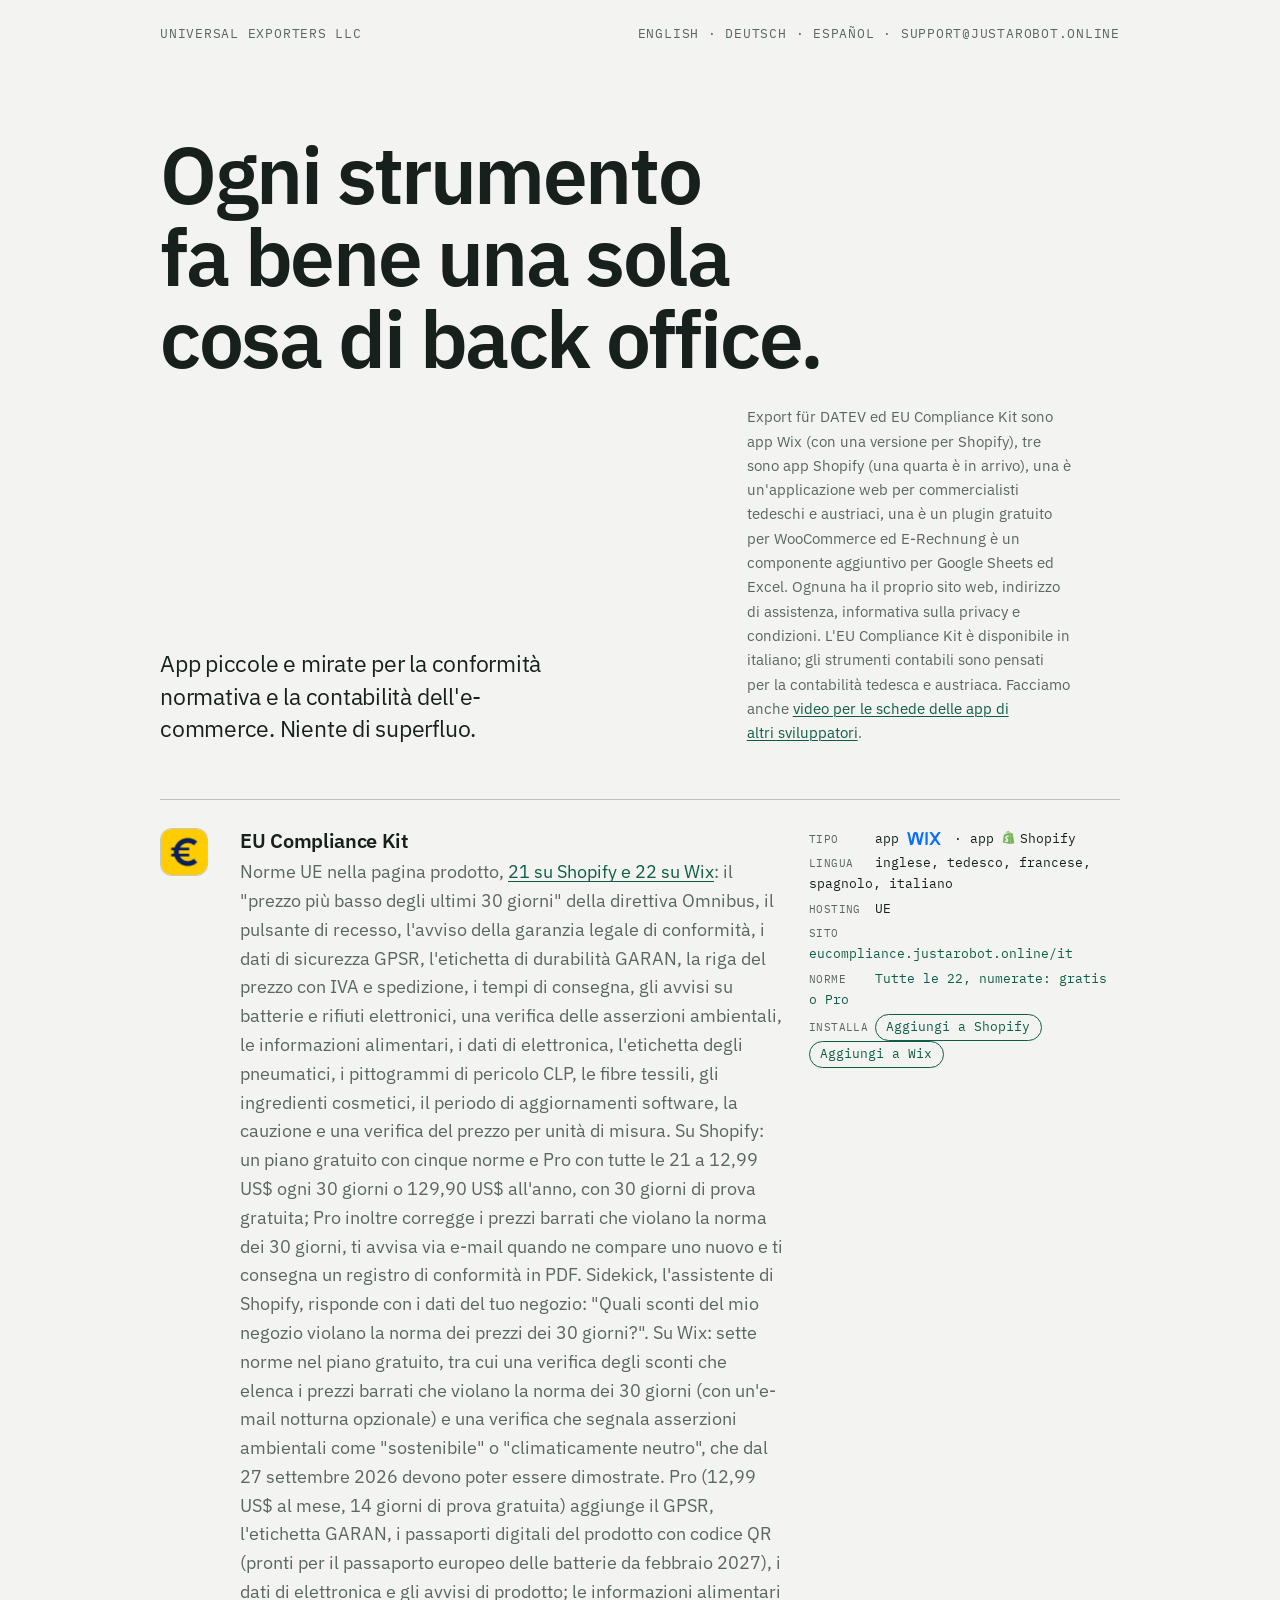
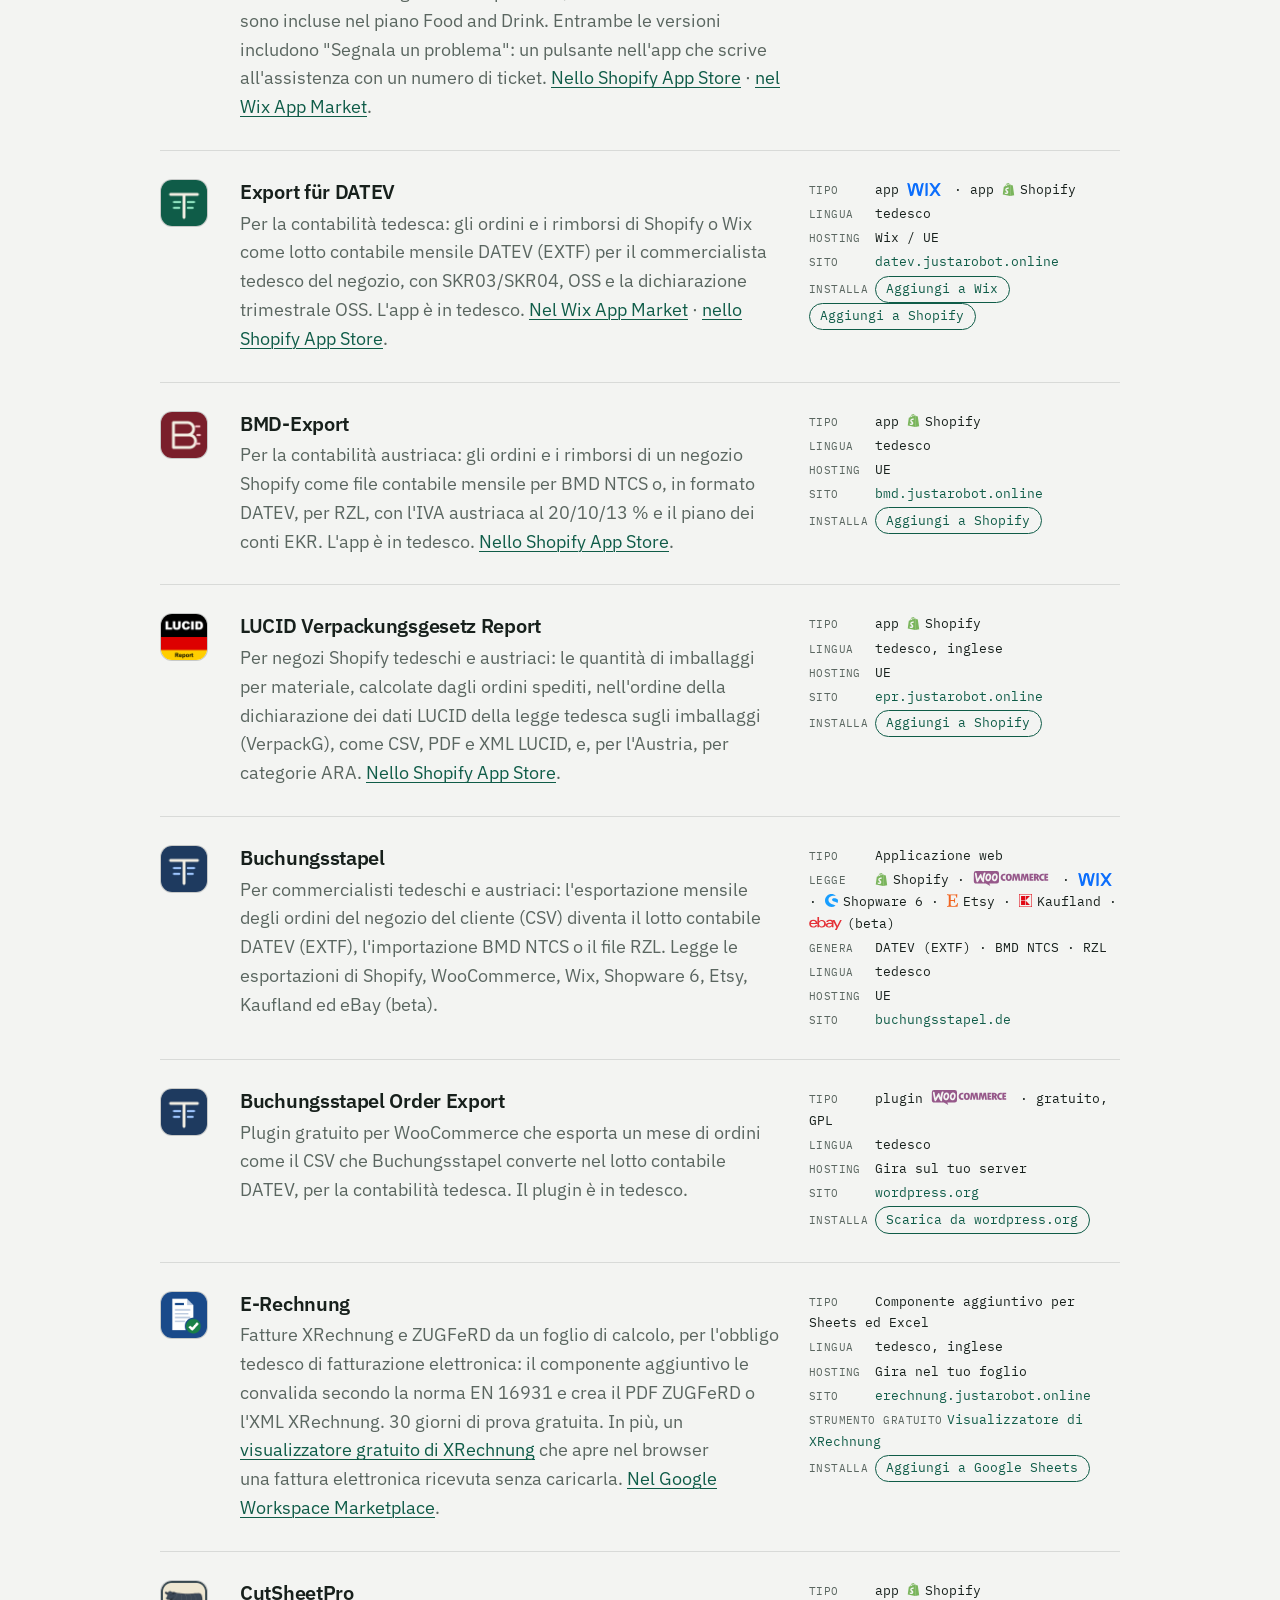
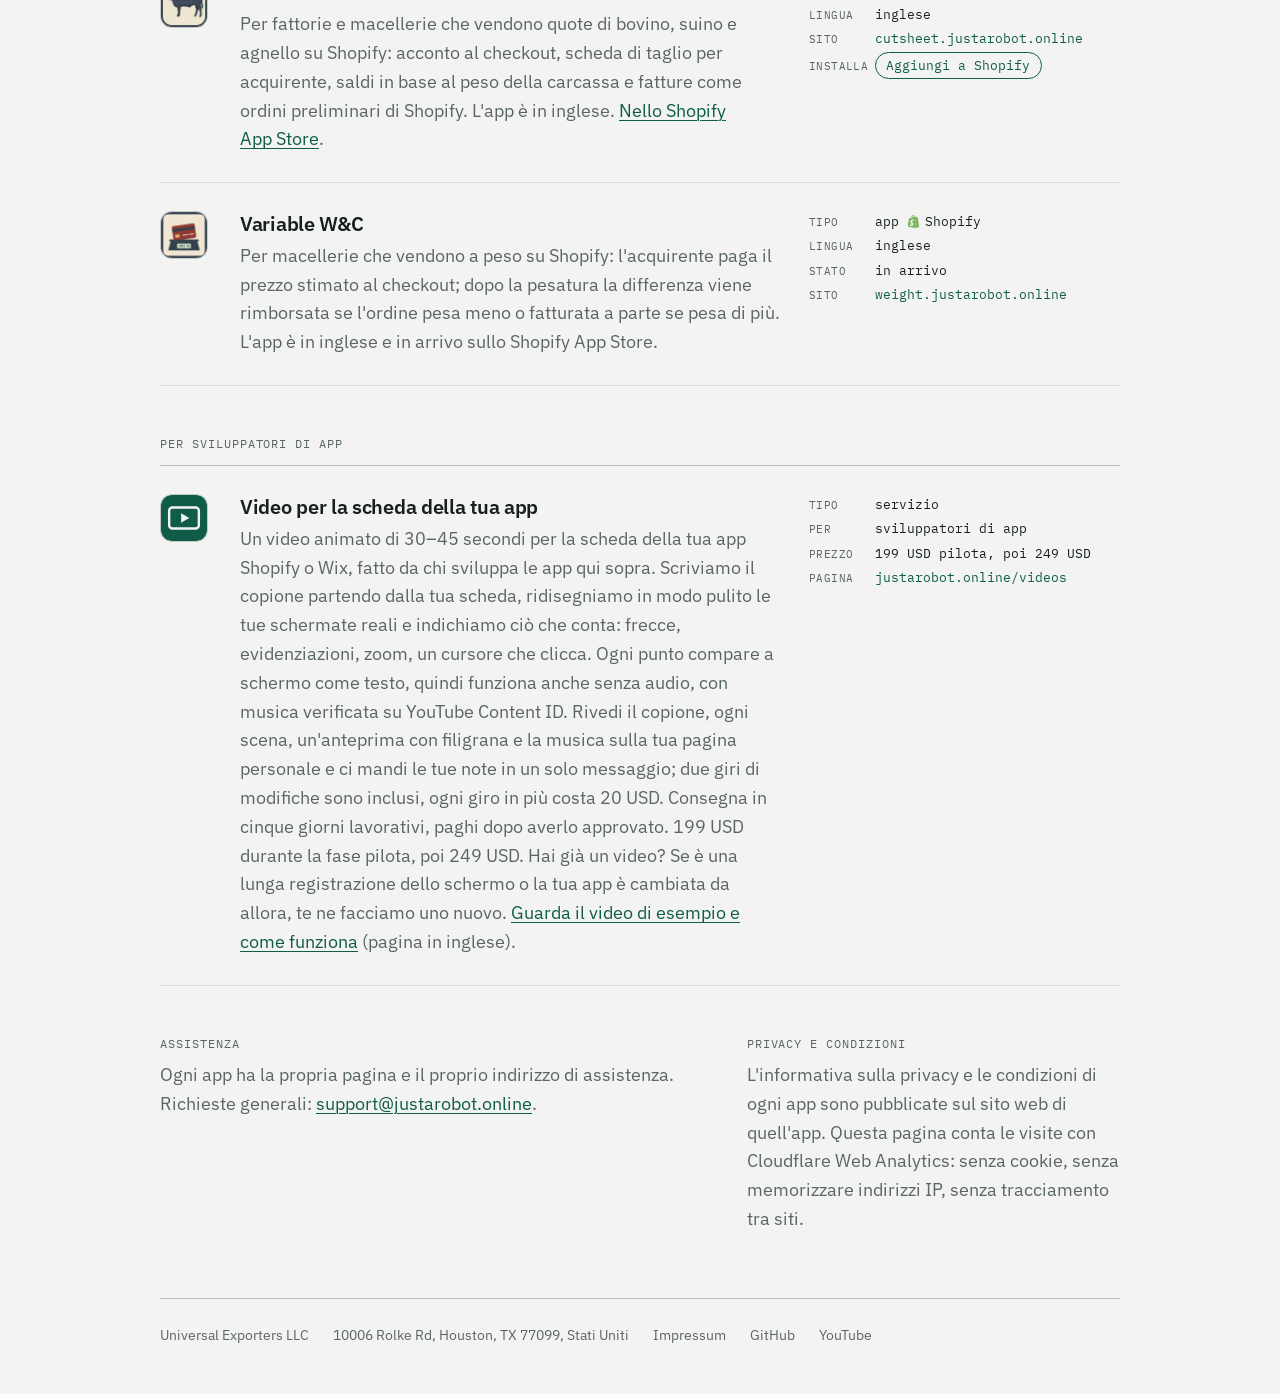
<file: it/index.html>
<!doctype html>
<html lang="it">
<head>
<meta charset="utf-8">
<meta name="viewport" content="width=device-width, initial-scale=1">
<title>EU Compliance Kit per Shopify e Wix: Omnibus, GPSR, recesso</title>
<meta name="description" content="Norme UE su Shopify e Wix: prezzo più basso degli ultimi 30 giorni, pulsante di recesso, garanzia legale di conformità, GPSR, asserzioni ambientali.">
<link rel="icon" href="/datev.png">
<link rel="canonical" href="https://justarobot.online/it/">
<link rel="alternate" hreflang="en" href="https://justarobot.online/">
<link rel="alternate" hreflang="de" href="https://justarobot.online/de/">
<link rel="alternate" hreflang="es" href="https://justarobot.online/es/">
<link rel="alternate" hreflang="it" href="https://justarobot.online/it/">
<link rel="alternate" hreflang="x-default" href="https://justarobot.online/">
<meta property="og:type" content="website">
<meta property="og:site_name" content="Universal Exporters">
<meta property="og:locale" content="it_IT">
<meta property="og:locale:alternate" content="en_US">
<meta property="og:locale:alternate" content="de_DE">
<meta property="og:locale:alternate" content="es_ES">
<meta property="og:title" content="EU Compliance Kit per Shopify e Wix: Omnibus, GPSR, recesso">
<meta property="og:description" content="Norme UE su Shopify e Wix: prezzo più basso degli ultimi 30 giorni, pulsante di recesso, garanzia legale di conformità, GPSR, asserzioni ambientali.">
<meta property="og:url" content="https://justarobot.online/it/">
<meta property="og:image" content="https://justarobot.online/og.png">
<meta property="og:image:width" content="1200">
<meta property="og:image:height" content="630">
<meta name="twitter:card" content="summary_large_image">
<meta name="twitter:title" content="EU Compliance Kit per Shopify e Wix: Omnibus, GPSR, recesso">
<meta name="twitter:description" content="Norme UE su Shopify e Wix: prezzo più basso degli ultimi 30 giorni, pulsante di recesso, garanzia legale di conformità, GPSR, asserzioni ambientali.">
<meta name="twitter:image" content="https://justarobot.online/og.png">
<script type="application/ld+json">{"@context":"https://schema.org","@graph":[
{"@type":"Organization","@id":"https://justarobot.online/#org","name":"Universal Exporters","url":"https://justarobot.online","logo":"https://justarobot.online/datev.png","sameAs":["https://github.com/justarob0x","https://www.youtube.com/@universalexportersllc"],"address":{"@type":"PostalAddress","streetAddress":"10006 Rolke Rd","addressLocality":"Houston","addressRegion":"TX","postalCode":"77099","addressCountry":"US"}},
{"@type":"SoftwareApplication","name":"EU Compliance Kit","url":"https://eucompliance.justarobot.online/it","inLanguage":"it","applicationCategory":"BusinessApplication","operatingSystem":"Web","description":"Norme UE nelle pagine prodotto di Shopify (21) e Wix (22): prezzo più basso degli ultimi 30 giorni (Omnibus), pulsante di recesso, avviso della garanzia legale di conformità, dati di sicurezza GPSR, etichetta GARAN, riga del prezzo con IVA e spedizione, tempi di consegna, avvisi su batterie e rifiuti elettronici, verifica delle asserzioni ambientali, informazioni alimentari, etichette di elettronica e degli pneumatici, pittogrammi di pericolo CLP, fibre tessili, ingredienti cosmetici, integratori alimentari, periodo di aggiornamenti software, cauzione, verifica del prezzo per unità di misura, eccezioni al recesso, beni usati, passaporti digitali del prodotto.","author":{"@id":"https://justarobot.online/#org"},"offers":[{"@type":"Offer","name":"Shopify Free","price":"0","priceCurrency":"USD"},{"@type":"Offer","name":"Shopify Pro","price":"12.99","priceCurrency":"USD","description":"ogni 30 giorni o 129,90 US$ all'anno, 30 giorni di prova gratuita"},{"@type":"Offer","name":"Wix Free","price":"0","priceCurrency":"USD"},{"@type":"Offer","name":"Wix Pro","price":"12.99","priceCurrency":"USD","description":"al mese, 15 % di sconto sul piano annuale, 14 giorni di prova gratuita"},{"@type":"Offer","name":"Wix Food and Drink","price":"9.99","priceCurrency":"USD","description":"al mese, informazioni alimentari"},{"@type":"Offer","name":"Wix Pro + Food and Drink","price":"19.99","priceCurrency":"USD","description":"al mese, Pro e informazioni alimentari"}]},
{"@type":"SoftwareApplication","name":"Export für DATEV","url":"https://datev.justarobot.online","applicationCategory":"BusinessApplication","operatingSystem":"Web","description":"Ordini e rimborsi di Shopify e Wix come lotto contabile mensile DATEV (EXTF) per il commercialista tedesco: SKR03/SKR04, OSS, rimborsi, buoni regalo, la dichiarazione trimestrale OSS.","author":{"@id":"https://justarobot.online/#org"},"offers":[{"@type":"Offer","name":"Shopify","price":"19.00","priceCurrency":"EUR","description":"ogni 30 giorni, 14 giorni di prova gratuita"},{"@type":"Offer","name":"Wix","price":"18.90","priceCurrency":"USD","description":"al mese, 14 giorni di prova gratuita"}]},
{"@type":"SoftwareApplication","name":"BMD-Export","url":"https://bmd.justarobot.online","applicationCategory":"BusinessApplication","operatingSystem":"Web","description":"Ordini e rimborsi Shopify di negozi austriaci come file contabile mensile per BMD NTCS o, in formato DATEV, per RZL: IVA al 20/10/13 %, OSS, esportazioni, vendite B2B nell'UE con il piano dei conti EKR.","author":{"@id":"https://justarobot.online/#org"},"offers":{"@type":"Offer","price":"19.00","priceCurrency":"EUR","description":"ogni 30 giorni, 14 giorni di prova gratuita"}},
{"@type":"SoftwareApplication","name":"LUCID Verpackungsgesetz Report","url":"https://epr.justarobot.online","applicationCategory":"BusinessApplication","operatingSystem":"Web","description":"Quantità di imballaggi per materiale dagli ordini spediti di Shopify, per mese, trimestre o anno, nell'ordine della dichiarazione dei dati LUCID (VerpackG) e per categorie ARA per l'Austria.","author":{"@id":"https://justarobot.online/#org"},"offers":[{"@type":"Offer","name":"Mensile","price":"11.99","priceCurrency":"USD","description":"ogni 30 giorni, 14 giorni di prova gratuita"},{"@type":"Offer","name":"Annuale","price":"119.00","priceCurrency":"USD","description":"all'anno, con tutti gli ordini dal 1º gennaio dell'anno precedente"}]},
{"@type":"SoftwareApplication","name":"Buchungsstapel","url":"https://buchungsstapel.de","applicationCategory":"BusinessApplication","operatingSystem":"Web","description":"Applicazione web per commercialisti tedeschi e austriaci: l'esportazione mensile degli ordini del cliente (CSV) diventa il lotto contabile DATEV (EXTF), l'importazione BMD NTCS o il file RZL. Legge le esportazioni di Shopify, WooCommerce, Wix, Shopware 6, Etsy, Kaufland ed eBay.","author":{"@id":"https://justarobot.online/#org"},"offers":{"@type":"Offer","price":"19.00","priceCurrency":"EUR","description":"per cliente ogni 30 giorni, o 149 € all'anno"}},
{"@type":"SoftwareApplication","name":"Buchungsstapel Order Export for WooCommerce","url":"https://wordpress.org/plugins/buchungsstapel-order-export-for-woocommerce/","applicationCategory":"BusinessApplication","operatingSystem":"Web","description":"Plugin gratuito per WooCommerce che esporta un mese di ordini come il CSV che Buchungsstapel converte in un lotto contabile DATEV.","author":{"@id":"https://justarobot.online/#org"},"offers":{"@type":"Offer","price":"0","priceCurrency":"EUR"}},
{"@type":"SoftwareApplication","name":"E-Rechnung","url":"https://erechnung.justarobot.online","applicationCategory":"BusinessApplication","operatingSystem":"Web","description":"Fatture elettroniche XRechnung e ZUGFeRD da Google Sheets o Excel, convalidate secondo la norma EN 16931, con lotto contabile DATEV e un visualizzatore gratuito di XRechnung.","author":{"@id":"https://justarobot.online/#org"},"offers":{"@type":"Offer","price":"2.99","priceCurrency":"EUR","description":"al mese o 29 € all'anno, 30 giorni di prova gratuita"}},
{"@type":"SoftwareApplication","name":"CutSheetPro","url":"https://cutsheet.justarobot.online","applicationCategory":"BusinessApplication","operatingSystem":"Web","description":"App Shopify per fattorie e macellerie che vendono quote di bovino, suino e agnello: acconto al checkout, schede di taglio, saldi in base al peso della carcassa, fatture come ordini preliminari.","author":{"@id":"https://justarobot.online/#org"},"offers":[{"@type":"Offer","name":"Free","price":"0","priceCurrency":"USD","description":"un animale in lavorazione alla volta"},{"@type":"Offer","name":"Paid","price":"29.00","priceCurrency":"USD","description":"ogni 30 giorni o 290 US$ all'anno, 90 giorni di prova gratuita"}]},
{"@type":"Service","@id":"https://justarobot.online/videos/#service","name":"App listing videos","url":"https://justarobot.online/videos/","serviceType":"Promo video production for Shopify and Wix apps","description":"A 30 to 45 second motion video for a Shopify or Wix app listing, built from the app's real screens, reviewed on a private page.","provider":{"@id":"https://justarobot.online/#org"},"areaServed":"Worldwide","offers":{"@type":"Offer","price":"199","priceCurrency":"USD","description":"Pilot price, $249 after the pilot. Two rounds of changes included, extra rounds $20 each."}}
]}</script>
<link rel="preload" href="/fonts/ibm-plex-sans-normal.woff2" as="font" type="font/woff2" crossorigin>
<link rel="stylesheet" href="/site.css">
<script defer src="https://static.cloudflareinsights.com/beacon.min.js" data-cf-beacon='{"token": "f2b1d695183146ddbb72b2a0824e38e5"}'></script>
</head>
<body>
<svg width="0" height="0" style="position:absolute" aria-hidden="true"><symbol id="shopify" viewBox="1.45 0 21.1 24"><path fill="currentColor" d="M15.337 23.979l7.216-1.561s-2.604-17.613-2.625-17.73c-.018-.116-.114-.192-.211-.192s-1.929-.136-1.929-.136-1.275-1.274-1.439-1.411c-.045-.037-.075-.057-.121-.074l-.914 21.104h.023zM11.71 11.305s-.81-.424-1.774-.424c-1.447 0-1.504.906-1.504 1.141 0 1.232 3.24 1.715 3.24 4.629 0 2.295-1.44 3.76-3.406 3.76-2.354 0-3.54-1.465-3.54-1.465l.646-2.086s1.245 1.066 2.28 1.066c.675 0 .975-.545.975-.932 0-1.619-2.654-1.694-2.654-4.359-.034-2.237 1.571-4.416 4.827-4.416 1.257 0 1.875.361 1.875.361l-.945 2.715-.02.01zM11.17.83c.136 0 .271.038.405.135-.984.465-2.064 1.639-2.508 3.992-.656.213-1.293.405-1.889.578C7.697 3.75 8.951.84 11.17.84V.83zm1.235 2.949v.135c-.754.232-1.583.484-2.394.736.466-1.777 1.333-2.645 2.085-2.971.193.501.309 1.176.309 2.1zm.539-2.234c.694.074 1.141.867 1.429 1.755-.349.114-.735.231-1.158.366v-.252c0-.752-.096-1.371-.271-1.871v.002zm2.992 1.289c-.02 0-.06.021-.078.021s-.289.075-.714.21c-.423-1.233-1.176-2.37-2.508-2.37h-.115C12.135.209 11.669 0 11.265 0 8.159 0 6.675 3.877 6.21 5.846c-1.194.365-2.063.636-2.16.674-.675.213-.694.232-.772.87-.075.462-1.83 14.063-1.83 14.063L15.009 24l.927-21.166z"/></symbol><symbol id="wix" viewBox="0 7.35 24 9.29"><path fill="currentColor" d="m0 7.354 2.113 9.292h.801a1.54 1.54 0 0 0 1.506-1.218l1.351-6.34a.171.171 0 0 1 .167-.137c.08 0 .15.058.167.137l1.352 6.34a1.54 1.54 0 0 0 1.506 1.218h.805l2.113-9.292h-.565c-.62 0-1.159.43-1.296 1.035l-1.26 5.545-1.106-5.176a1.76 1.76 0 0 0-2.19-1.324c-.639.176-1.113.716-1.251 1.365l-1.094 5.127-1.26-5.537A1.33 1.33 0 0 0 .563 7.354H0zm13.992 0a.951.951 0 0 0-.951.95v8.342h.635a.952.952 0 0 0 .951-.95V7.353h-.635zm1.778 0 3.158 4.66-3.14 4.632h1.325c.368 0 .712-.181.918-.486l1.756-2.59a.12.12 0 0 1 .197 0l1.754 2.59c.206.305.55.486.918.486h1.326l-3.14-4.632L24 7.354h-1.326c-.368 0-.712.181-.918.486l-1.772 2.617a.12.12 0 0 1-.197 0L18.014 7.84a1.108 1.108 0 0 0-.918-.486H15.77z"/></symbol><symbol id="woocommerce" viewBox="0 9.58 24 4.84"><path fill="currentColor" d="M.754 9.58a.754.754 0 00-.754.758v2.525c0 .42.339.758.758.758h3.135l1.431.799-.326-.799h2.373a.757.757 0 00.758-.758v-2.525a.757.757 0 00-.758-.758H.754zm2.709.445h.03c.065.001.124.023.179.067a.26.26 0 01.103.19.29.29 0 01-.033.16c-.13.239-.236.64-.322 1.199-.083.541-.114.965-.094 1.267a.392.392 0 01-.039.219.213.213 0 01-.176.12c-.086.006-.177-.034-.263-.124-.31-.316-.555-.788-.735-1.416-.216.425-.375.744-.478.957-.196.376-.363.568-.502.578-.09.007-.166-.069-.233-.228-.17-.436-.352-1.277-.548-2.524a.297.297 0 01.054-.222c.047-.064.116-.095.21-.102.169-.013.265.065.288.238.103.695.217 1.284.336 1.766l.727-1.387c.066-.126.15-.192.25-.199.146-.01.237.083.273.28.083.441.188.817.315 1.136.086-.844.233-1.453.44-1.828a.255.255 0 01.218-.147zm1.293.36c.056 0 .116.006.18.02.232.05.411.177.53.386.107.18.161.395.161.654 0 .343-.087.654-.26.94-.2.332-.459.5-.781.5a.88.88 0 01-.18-.022.763.763 0 01-.531-.384 1.287 1.287 0 01-.158-.659c0-.342.085-.655.258-.937.202-.333.462-.498.78-.498zm2.084 0c.056 0 .116.006.18.02.236.05.411.177.53.386.107.18.16.395.16.654 0 .343-.086.654-.259.94-.2.332-.459.5-.781.5a.88.88 0 01-.18-.022.763.763 0 01-.531-.384 1.287 1.287 0 01-.16-.659c0-.342.087-.655.26-.937.202-.333.462-.498.78-.498zm4.437.047c-.305 0-.546.102-.718.304-.173.203-.256.49-.256.856 0 .395.086.697.256.906.17.21.418.316.744.316.315 0 .559-.107.728-.316.17-.21.256-.504.256-.883s-.087-.673-.26-.879c-.176-.202-.424-.304-.75-.304zm-1.466.002a1.13 1.13 0 00-.84.326c-.223.22-.332.499-.332.838 0 .362.108.658.328.88.22.223.505.336.861.336.103 0 .22-.016.346-.052v-.54c-.117.034-.216.051-.303.051a.545.545 0 01-.422-.177c-.106-.12-.16-.278-.16-.48 0-.19.053-.348.156-.468a.498.498 0 01.397-.181c.103 0 .212.015.332.049v-.537a1.394 1.394 0 00-.363-.045zm12.414 0a1.135 1.135 0 00-.84.326c-.223.22-.332.499-.332.838 0 .362.108.658.328.88.22.223.506.336.861.336.103 0 .22-.016.346-.052v-.54c-.116.034-.216.051-.303.051a.545.545 0 01-.422-.177c-.106-.12-.16-.278-.16-.48 0-.19.053-.348.156-.468a.498.498 0 01.397-.181c.103 0 .212.015.332.049v-.537a1.394 1.394 0 00-.363-.045zm-9.598.06l-.29 2.264h.579l.156-1.559.395 1.559h.412l.379-1.555.164 1.555h.603l-.304-2.264h-.791l-.12.508c-.03.13-.06.264-.087.4l-.067.352a29.97 29.97 0 00-.258-1.26h-.771zm2.768 0l-.29 2.264h.579l.156-1.559.396 1.559h.412l.375-1.555.165 1.555h.603l-.305-2.264h-.789l-.119.508c-.03.13-.06.264-.086.4l-.066.352c-.063-.352-.15-.771-.26-1.26h-.771zm3.988 0v2.264h.611v-1.031h.012l.494 1.03h.645l-.489-1.019a.61.61 0 00.37-.552.598.598 0 00-.25-.506c-.167-.123-.394-.186-.68-.186h-.713zm3.377 0v2.264H24v-.483h-.63v-.414h.54v-.468h-.54v-.416h.626v-.483H22.76zm-4.793.004v2.264h1.24v-.483h-.627v-.416h.541v-.468h-.54v-.415h.622v-.482h-1.236zm2.025.432c.146.003.25.025.313.072.063.046.091.12.091.227 0 .156-.135.236-.404.24v-.54zm-15.22.011c-.104 0-.205.069-.301.211a1.078 1.078 0 00-.2.639c0 .096.02.2.06.303.049.13.117.198.196.215.083.016.173-.02.27-.106.123-.11.205-.273.252-.492.016-.077.023-.16.023-.246 0-.097-.02-.2-.06-.303-.05-.13-.116-.198-.196-.215a.246.246 0 00-.045-.006zm2.083 0c-.103 0-.204.069-.3.211a1.078 1.078 0 00-.2.639c0 .096.02.2.06.303.049.13.117.198.196.215.083.016.173-.02.27-.106.123-.11.205-.273.252-.492.013-.077.023-.16.023-.246 0-.097-.02-.2-.06-.303-.05-.13-.116-.198-.196-.215a.246.246 0 00-.045-.006zm4.428.006c.233 0 .354.218.354.66-.004.273-.038.46-.098.553a.293.293 0 01-.262.139.266.266 0 01-.242-.139c-.056-.093-.084-.28-.084-.562 0-.436.11-.65.332-.65Z"/></symbol><symbol id="shopware" viewBox="0 0 24 24"><path fill="currentColor" d="M23.9477 10.8913a.1735.1735 0 00-.061-.1178c-2.5032-2.078-4.5288-2.9261-6.9905-2.9261-1.3127 0-2.32.2638-2.9916.7827-.5822.4492-.8896 1.0772-.8896 1.812 0 2.0605 2.5184 3.0003 5.4358 4.0883 1.5023.5604 3.057 1.1404 4.483 1.9319a.1626.1626 0 00.0828.0218.187.187 0 00.0589-.011c.0458-.0174.085-.0523.1025-.1002.545-1.3955.822-2.8673.822-4.374a13.082 13.082 0 00-.0523-1.1076zm-4.81 10.4791c-1.0423-.785-2.5795-1.3824-4.2061-2.0125-1.9362-.7501-4.132-1.6027-5.7803-2.913-1.8665-1.4871-2.7757-3.3623-2.7757-5.7324 0-2.1281.883-3.9466 2.5533-5.2614 1.873-1.474 4.7119-2.2546 8.2071-2.2546.966 0 1.8883.0589 2.743.1766a.1696.1696 0 00.1788-.098.17.17 0 00-.0414-.2007C17.814 1.0924 14.9664.0022 12.001.0022c-3.2052 0-6.2186 1.2472-8.4862 3.5148C1.2494 5.7825 0 8.796 0 11.999c0 3.2051 1.2472 6.2185 3.5149 8.484 2.2654 2.2654 5.2788 3.5148 8.4862 3.5148 2.5903 0 5.0564-.8133 7.1344-2.3505a.1714.1714 0 00.0697-.1374.1735.1735 0 00-.0676-.1395Z"/></symbol><symbol id="etsy" viewBox="1.52 0 20.96 24"><path fill="currentColor" d="M8.559 2.445c0-.325.033-.52.59-.52h7.465c1.3 0 2.02 1.11 2.54 3.193l.42 1.666h1.27c.23-4.728.43-6.784.43-6.784s-3.196.36-5.09.36H6.635L1.521.196v1.37l1.725.326c1.21.24 1.5.496 1.6 1.606 0 0 .11 3.27.11 8.64 0 5.385-.09 8.61-.09 8.61 0 .973-.39 1.333-1.59 1.573l-1.722.33V24l5.13-.165h8.55c1.935 0 6.39.165 6.39.165.105-1.17.75-6.48.855-7.064h-1.2l-1.284 2.91c-1.005 2.28-2.476 2.445-4.11 2.445h-4.906c-1.63 0-2.415-.64-2.415-2.05V12.8s3.62 0 4.79.096c.912.064 1.463.325 1.76 1.598l.39 1.695h1.41l-.09-4.278.192-4.305h-1.391l-.45 1.89c-.283 1.244-.48 1.47-1.754 1.6-1.666.17-4.815.14-4.815.14V2.45h-.05z"/></symbol><symbol id="kaufland" viewBox="0 0 24 24"><path fill="currentColor" d="M0 24h24V0H0zm23.008-.989H.989V.989h22.022zM3.773 3.776h7.651v7.65H3.773zm8.801 0v7.652l7.653-7.652zm-8.801 8.8h7.651v7.651H3.773zm8.801-.004v7.652h7.653z"/></symbol><symbol id="ebay" viewBox="0 7.21 24 9.58"><path fill="currentColor" d="M6.056 12.132v-4.92h1.2v3.026c.59-.703 1.402-.906 2.202-.906 1.34 0 2.828.904 2.828 2.855 0 .233-.015.457-.06.668.24-.953 1.274-1.305 2.896-1.344.51-.018 1.095-.018 1.56-.018v-.135c0-.885-.556-1.244-1.53-1.244-.72 0-1.245.3-1.305.81h-1.275c.136-1.29 1.5-1.62 2.686-1.62 1.064 0 1.995.27 2.415 1.02l-.436-.84h1.41l2.055 4.125 2.055-4.126H24l-3.72 7.305h-1.346l1.07-2.04-2.33-4.38c.13.255.2.555.2.93v2.46c0 .346.01.69.04 1.005H16.8a6.543 6.543 0 01-.046-.765c-.603.734-1.32.96-2.32.96-1.48 0-2.272-.78-2.272-1.695 0-.15.015-.284.037-.405-.3 1.246-1.36 2.086-2.767 2.086-.87 0-1.694-.315-2.2-.93 0 .24-.015.494-.04.734h-1.18c.02-.39.04-.855.04-1.245v-1.05h-4.83c.065 1.095.818 1.74 1.853 1.74.718 0 1.355-.3 1.568-.93h1.24c-.24 1.29-1.61 1.725-2.79 1.725C.95 15.009 0 13.822 0 12.232c0-1.754.982-2.91 3.116-2.91 1.688 0 2.93.886 2.94 2.806v.005zm9.137.183c-1.095.034-1.77.233-1.77.95 0 .465.36.97 1.305.97 1.26 0 1.935-.69 1.935-1.814v-.13c-.45 0-.99.006-1.484.022h.012zm-6.06 1.875c1.11 0 1.876-.806 1.876-2.02s-.768-2.02-1.893-2.02c-1.11 0-1.89.806-1.89 2.02s.765 2.02 1.875 2.02h.03zm-4.35-2.514c-.044-1.125-.854-1.546-1.725-1.546-.944 0-1.694.474-1.815 1.546z"/></symbol></svg>
<div class="wrap">
  <header class="mast">
    <span>Universal Exporters LLC</span>
    <span><a href="/" hreflang="en" lang="en">English</a> · <a href="/de/" hreflang="de" lang="de">Deutsch</a> · <a href="/es/" hreflang="es" lang="es">Español</a> · <a href="mailto:support@justarobot.online">support@justarobot.online</a></span>
  </header>

  <main>
    <section class="title">
      <h1>Ogni strumento fa bene una sola cosa di back office.</h1>
      <p class="lede">App piccole e mirate per la conformità normativa e la contabilità dell'e-commerce. Niente di superfluo.</p>
      <p class="aside">Export für DATEV ed EU Compliance Kit sono app Wix (con una versione per Shopify), tre sono app Shopify (una quarta è in arrivo), una è un'applicazione web per commercialisti tedeschi e austriaci, una è un plugin gratuito per WooCommerce ed E-Rechnung è un componente aggiuntivo per Google Sheets ed Excel. Ognuna ha il proprio sito web, indirizzo di assistenza, informativa sulla privacy e condizioni. L'EU Compliance Kit è disponibile in italiano; gli strumenti contabili sono pensati per la contabilità tedesca e austriaca. Facciamo anche <a href="/videos/">video per le schede delle app di altri sviluppatori</a>.</p>
    </section>

    <ul class="index">
      <li class="tool">
        <img class="tool__icon" src="/eucompliance.png" alt="" width="48" height="48">
        <div>
          <h2><a href="https://eucompliance.justarobot.online/it" target="_blank" rel="noopener">EU Compliance Kit</a></h2>
          <p>Norme UE nella pagina prodotto, <a href="https://eucompliance.justarobot.online/it/regole" target="_blank" rel="noopener">21 su Shopify e 22 su Wix</a>: il "prezzo più basso degli ultimi 30 giorni" della direttiva Omnibus, il pulsante di recesso, l'avviso della garanzia legale di conformità, i dati di sicurezza GPSR, l'etichetta di durabilità GARAN, la riga del prezzo con IVA e spedizione, i tempi di consegna, gli avvisi su batterie e rifiuti elettronici, una verifica delle asserzioni ambientali, le informazioni alimentari, i dati di elettronica, l'etichetta degli pneumatici, i pittogrammi di pericolo CLP, le fibre tessili, gli ingredienti cosmetici, il periodo di aggiornamenti software, la cauzione e una verifica del prezzo per unità di misura. Su Shopify: un piano gratuito con cinque norme e Pro con tutte le 21 a 12,99 US$ ogni 30 giorni o 129,90 US$ all'anno, con 30 giorni di prova gratuita; Pro inoltre corregge i prezzi barrati che violano la norma dei 30 giorni, ti avvisa via e-mail quando ne compare uno nuovo e ti consegna un registro di conformità in PDF. Sidekick, l'assistente di Shopify, risponde con i dati del tuo negozio: "Quali sconti del mio negozio violano la norma dei prezzi dei 30 giorni?". Su Wix: sette norme nel piano gratuito, tra cui una verifica degli sconti che elenca i prezzi barrati che violano la norma dei 30 giorni (con un'e-mail notturna opzionale) e una verifica che segnala asserzioni ambientali come "sostenibile" o "climaticamente neutro", che dal 27 settembre 2026 devono poter essere dimostrate. Pro (12,99 US$ al mese, 14 giorni di prova gratuita) aggiunge il GPSR, l'etichetta GARAN, i passaporti digitali del prodotto con codice QR (pronti per il passaporto europeo delle batterie da febbraio 2027), i dati di elettronica e gli avvisi di prodotto; le informazioni alimentari sono incluse nel piano Food and Drink. Entrambe le versioni includono "Segnala un problema": un pulsante nell'app che scrive all'assistenza con un numero di ticket. <a href="https://apps.shopify.com/eu-compliance-kit-1" target="_blank" rel="noopener">Nello Shopify App Store</a> · <a href="https://www.wix.com/app-market/universal-exporters-llc-eu-compliance-kit" target="_blank" rel="noopener">nel Wix App Market</a>.</p>
        </div>
        <div class="tool__meta">
          <span><span class="k">Tipo</span><b>app <svg class="brand brand--wix" role="img" aria-label="Wix"><use href="#wix"/></svg> · app <svg class="brand" aria-hidden="true"><use href="#shopify"/></svg>Shopify</b></span>
          <span><span class="k">Lingua</span><b>inglese, tedesco, francese, spagnolo, italiano</b></span>
          <span><span class="k">Hosting</span><b>UE</b></span>
          <span><span class="k">Sito</span><a href="https://eucompliance.justarobot.online/it" target="_blank" rel="noopener">eucompliance.justarobot.online/it</a></span>
          <span><span class="k">Norme</span><a href="https://eucompliance.justarobot.online/it/regole" target="_blank" rel="noopener">Tutte le 22, numerate: gratis o Pro</a></span>
          <span><span class="k">Installa</span><a class="install" href="https://apps.shopify.com/eu-compliance-kit-1" target="_blank" rel="noopener">Aggiungi a Shopify</a> <a class="install" href="https://www.wix.com/app-market/universal-exporters-llc-eu-compliance-kit" target="_blank" rel="noopener">Aggiungi a Wix</a></span>
        </div>
      </li>

      <li class="tool">
        <img class="tool__icon" src="/datev.png" alt="" width="48" height="48">
        <div>
          <h2><a href="https://datev.justarobot.online" target="_blank" rel="noopener">Export für DATEV</a></h2>
          <p>Per la contabilità tedesca: gli ordini e i rimborsi di Shopify o Wix come lotto contabile mensile DATEV (EXTF) per il commercialista tedesco del negozio, con SKR03/SKR04, OSS e la dichiarazione trimestrale OSS. L'app è in tedesco. <a href="https://www.wix.com/app-market/universal-exporters-llc-export-f%C3%BCr-datev" target="_blank" rel="noopener">Nel Wix App Market</a> · <a href="https://apps.shopify.com/datev-export" target="_blank" rel="noopener">nello Shopify App Store</a>.</p>
        </div>
        <div class="tool__meta">
          <span><span class="k">Tipo</span><b>app <svg class="brand brand--wix" role="img" aria-label="Wix"><use href="#wix"/></svg> · app <svg class="brand" aria-hidden="true"><use href="#shopify"/></svg>Shopify</b></span>
          <span><span class="k">Lingua</span><b>tedesco</b></span>
          <span><span class="k">Hosting</span><b>Wix / UE</b></span>
          <span><span class="k">Sito</span><a href="https://datev.justarobot.online" target="_blank" rel="noopener">datev.justarobot.online</a></span>
          <span><span class="k">Installa</span><a class="install" href="https://www.wix.com/app-market/universal-exporters-llc-export-f%C3%BCr-datev" target="_blank" rel="noopener">Aggiungi a Wix</a> <a class="install" href="https://apps.shopify.com/datev-export" target="_blank" rel="noopener">Aggiungi a Shopify</a></span>
        </div>
      </li>

      <li class="tool">
        <img class="tool__icon" src="/bmd.png" alt="" width="48" height="48">
        <div>
          <h2><a href="https://bmd.justarobot.online" target="_blank" rel="noopener">BMD-Export</a></h2>
          <p>Per la contabilità austriaca: gli ordini e i rimborsi di un negozio Shopify come file contabile mensile per BMD NTCS o, in formato DATEV, per RZL, con l'IVA austriaca al 20/10/13 % e il piano dei conti EKR. L'app è in tedesco. <a href="https://apps.shopify.com/bmd-export-2" target="_blank" rel="noopener">Nello Shopify App Store</a>.</p>
        </div>
        <div class="tool__meta">
          <span><span class="k">Tipo</span><b>app <svg class="brand" aria-hidden="true"><use href="#shopify"/></svg>Shopify</b></span>
          <span><span class="k">Lingua</span><b>tedesco</b></span>
          <span><span class="k">Hosting</span><b>UE</b></span>
          <span><span class="k">Sito</span><a href="https://bmd.justarobot.online" target="_blank" rel="noopener">bmd.justarobot.online</a></span>
          <span><span class="k">Installa</span><a class="install" href="https://apps.shopify.com/bmd-export-2" target="_blank" rel="noopener">Aggiungi a Shopify</a></span>
        </div>
      </li>

      <li class="tool">
        <img class="tool__icon" src="/lucid.png" alt="" width="48" height="48">
        <div>
          <h2><a href="https://epr.justarobot.online" target="_blank" rel="noopener">LUCID Verpackungsgesetz Report</a></h2>
          <p>Per negozi Shopify tedeschi e austriaci: le quantità di imballaggi per materiale, calcolate dagli ordini spediti, nell'ordine della dichiarazione dei dati LUCID della legge tedesca sugli imballaggi (VerpackG), come CSV, PDF e XML LUCID, e, per l'Austria, per categorie ARA. <a href="https://apps.shopify.com/lucid-verpackungsgesetz-report" target="_blank" rel="noopener">Nello Shopify App Store</a>.</p>
        </div>
        <div class="tool__meta">
          <span><span class="k">Tipo</span><b>app <svg class="brand" aria-hidden="true"><use href="#shopify"/></svg>Shopify</b></span>
          <span><span class="k">Lingua</span><b>tedesco, inglese</b></span>
          <span><span class="k">Hosting</span><b>UE</b></span>
          <span><span class="k">Sito</span><a href="https://epr.justarobot.online" target="_blank" rel="noopener">epr.justarobot.online</a></span>
          <span><span class="k">Installa</span><a class="install" href="https://apps.shopify.com/lucid-verpackungsgesetz-report" target="_blank" rel="noopener">Aggiungi a Shopify</a></span>
        </div>
      </li>

      <li class="tool">
        <img class="tool__icon" src="/buchungsstapel.png" alt="" width="48" height="48">
        <div>
          <h2><a href="https://buchungsstapel.de" target="_blank" rel="noopener">Buchungsstapel</a></h2>
          <p>Per commercialisti tedeschi e austriaci: l'esportazione mensile degli ordini del negozio del cliente (CSV) diventa il lotto contabile DATEV (EXTF), l'importazione BMD NTCS o il file RZL. Legge le esportazioni di Shopify, WooCommerce, Wix, Shopware 6, Etsy, Kaufland ed eBay (beta).</p>
        </div>
        <div class="tool__meta">
          <span><span class="k">Tipo</span><b>Applicazione web</b></span>
          <span><span class="k">Legge</span><b><svg class="brand" aria-hidden="true"><use href="#shopify"/></svg>Shopify · <svg class="brand brand--woo" role="img" aria-label="WooCommerce"><use href="#woocommerce"/></svg> · <svg class="brand brand--wix" role="img" aria-label="Wix"><use href="#wix"/></svg> · <svg class="brand brand--shopware" aria-hidden="true"><use href="#shopware"/></svg>Shopware 6 · <svg class="brand brand--etsy" aria-hidden="true"><use href="#etsy"/></svg>Etsy · <svg class="brand brand--kaufland" aria-hidden="true"><use href="#kaufland"/></svg>Kaufland · <svg class="brand brand--ebay" role="img" aria-label="eBay"><use href="#ebay"/></svg>(beta)</b></span>
          <span><span class="k">Genera</span><b>DATEV (EXTF) · BMD NTCS · RZL</b></span>
          <span><span class="k">Lingua</span><b>tedesco</b></span>
          <span><span class="k">Hosting</span><b>UE</b></span>
          <span><span class="k">Sito</span><a href="https://buchungsstapel.de" target="_blank" rel="noopener">buchungsstapel.de</a></span>
        </div>
      </li>

      <li class="tool">
        <img class="tool__icon" src="/woocommerce-plugin.png" alt="" width="48" height="48">
        <div>
          <h2><a href="https://wordpress.org/plugins/buchungsstapel-order-export-for-woocommerce/" target="_blank" rel="noopener">Buchungsstapel Order Export</a></h2>
          <p>Plugin gratuito per WooCommerce che esporta un mese di ordini come il CSV che Buchungsstapel converte nel lotto contabile DATEV, per la contabilità tedesca. Il plugin è in tedesco.</p>
        </div>
        <div class="tool__meta">
          <span><span class="k">Tipo</span><b>plugin <svg class="brand brand--woo" role="img" aria-label="WooCommerce"><use href="#woocommerce"/></svg> · gratuito, GPL</b></span>
          <span><span class="k">Lingua</span><b>tedesco</b></span>
          <span><span class="k">Hosting</span><b>Gira sul tuo server</b></span>
          <span><span class="k">Sito</span><a href="https://wordpress.org/plugins/buchungsstapel-order-export-for-woocommerce/" target="_blank" rel="noopener">wordpress.org</a></span>
          <span><span class="k">Installa</span><a class="install" href="https://wordpress.org/plugins/buchungsstapel-order-export-for-woocommerce/" target="_blank" rel="noopener">Scarica da wordpress.org</a></span>
        </div>
      </li>

      <li class="tool">
        <img class="tool__icon" src="/erechnung.png" alt="" width="48" height="48">
        <div>
          <h2><a href="https://erechnung.justarobot.online" target="_blank" rel="noopener">E-Rechnung</a></h2>
          <p>Fatture XRechnung e ZUGFeRD da un foglio di calcolo, per l'obbligo tedesco di fatturazione elettronica: il componente aggiuntivo le convalida secondo la norma EN 16931 e crea il PDF ZUGFeRD o l'XML XRechnung. 30 giorni di prova gratuita. In più, un <a href="https://erechnung.justarobot.online/xrechnung-oeffnen" target="_blank" rel="noopener">visualizzatore gratuito di XRechnung</a> che apre nel browser una fattura elettronica ricevuta senza caricarla. <a href="https://workspace.google.com/marketplace/app/erechnung_f%C3%BCr_sheets_%E2%80%93_xrechnung_zugferd/574771840473" target="_blank" rel="noopener">Nel Google Workspace Marketplace</a>.</p>
        </div>
        <div class="tool__meta">
          <span><span class="k">Tipo</span><b>Componente aggiuntivo per Sheets ed Excel</b></span>
          <span><span class="k">Lingua</span><b>tedesco, inglese</b></span>
          <span><span class="k">Hosting</span><b>Gira nel tuo foglio</b></span>
          <span><span class="k">Sito</span><a href="https://erechnung.justarobot.online" target="_blank" rel="noopener">erechnung.justarobot.online</a></span>
          <span><span class="k">Strumento gratuito</span><a href="https://erechnung.justarobot.online/xrechnung-oeffnen" target="_blank" rel="noopener">Visualizzatore di XRechnung</a></span>
          <span><span class="k">Installa</span><a class="install" href="https://workspace.google.com/marketplace/app/erechnung_f%C3%BCr_sheets_%E2%80%93_xrechnung_zugferd/574771840473" target="_blank" rel="noopener">Aggiungi a Google Sheets</a></span>
        </div>
      </li>

      <li class="tool">
        <img class="tool__icon" src="/cutsheet.png" alt="" width="48" height="48">
        <div>
          <h2><a href="https://cutsheet.justarobot.online" target="_blank" rel="noopener">CutSheetPro</a></h2>
          <p>Per fattorie e macellerie che vendono quote di bovino, suino e agnello su Shopify: acconto al checkout, scheda di taglio per acquirente, saldi in base al peso della carcassa e fatture come ordini preliminari di Shopify. L'app è in inglese. <a href="https://apps.shopify.com/cutsheetpro" target="_blank" rel="noopener">Nello Shopify App Store</a>.</p>
        </div>
        <div class="tool__meta">
          <span><span class="k">Tipo</span><b>app <svg class="brand" aria-hidden="true"><use href="#shopify"/></svg>Shopify</b></span>
          <span><span class="k">Lingua</span><b>inglese</b></span>
          <span><span class="k">Sito</span><a href="https://cutsheet.justarobot.online" target="_blank" rel="noopener">cutsheet.justarobot.online</a></span>
          <span><span class="k">Installa</span><a class="install" href="https://apps.shopify.com/cutsheetpro" target="_blank" rel="noopener">Aggiungi a Shopify</a></span>
        </div>
      </li>

      <li class="tool">
        <img class="tool__icon" src="/weight.png" alt="" width="48" height="48">
        <div>
          <h2><a href="https://weight.justarobot.online" target="_blank" rel="noopener">Variable W&amp;C</a></h2>
          <p>Per macellerie che vendono a peso su Shopify: l'acquirente paga il prezzo stimato al checkout; dopo la pesatura la differenza viene rimborsata se l'ordine pesa meno o fatturata a parte se pesa di più. L'app è in inglese e in arrivo sullo Shopify App Store.</p>
        </div>
        <div class="tool__meta">
          <span><span class="k">Tipo</span><b>app <svg class="brand" aria-hidden="true"><use href="#shopify"/></svg>Shopify</b></span>
          <span><span class="k">Lingua</span><b>inglese</b></span>
          <span><span class="k">Stato</span><b>in arrivo</b></span>
          <span><span class="k">Sito</span><a href="https://weight.justarobot.online" target="_blank" rel="noopener">weight.justarobot.online</a></span>
        </div>
      </li>
    </ul>

    <h2 class="group" id="videos">Per sviluppatori di app</h2>
    <ul class="index">
      <li class="tool">
        <img class="tool__icon" src="/videos/icon.svg" alt="" width="48" height="48">
        <div>
          <h2><a href="/videos/">Video per la scheda della tua app</a></h2>
          <p>Un video animato di 30–45 secondi per la scheda della tua app Shopify o Wix, fatto da chi sviluppa le app qui sopra. Scriviamo il copione partendo dalla tua scheda, ridisegniamo in modo pulito le tue schermate reali e indichiamo ciò che conta: frecce, evidenziazioni, zoom, un cursore che clicca. Ogni punto compare a schermo come testo, quindi funziona anche senza audio, con musica verificata su YouTube Content ID. Rivedi il copione, ogni scena, un'anteprima con filigrana e la musica sulla tua pagina personale e ci mandi le tue note in un solo messaggio; due giri di modifiche sono inclusi, ogni giro in più costa 20&nbsp;USD. Consegna in cinque giorni lavorativi, paghi dopo averlo approvato. 199&nbsp;USD durante la fase pilota, poi 249&nbsp;USD. Hai già un video? Se è una lunga registrazione dello schermo o la tua app è cambiata da allora, te ne facciamo uno nuovo. <a href="/videos/">Guarda il video di esempio e come funziona</a> (pagina in inglese).</p>
        </div>
        <div class="tool__meta">
          <span><span class="k">Tipo</span><b>servizio</b></span>
          <span><span class="k">Per</span><b>sviluppatori di app</b></span>
          <span><span class="k">Prezzo</span><b>199&nbsp;USD pilota, poi 249&nbsp;USD</b></span>
          <span><span class="k">Pagina</span><a href="/videos/">justarobot.online/videos</a></span>
        </div>
      </li>
    </ul>

    <section class="support">
      <div>
        <h3>Assistenza</h3>
        <p>Ogni app ha la propria pagina e il proprio indirizzo di assistenza. Richieste generali: <a href="mailto:support@justarobot.online">support@justarobot.online</a>.</p>
      </div>
      <div>
        <h3>Privacy e condizioni</h3>
        <p>L'informativa sulla privacy e le condizioni di ogni app sono pubblicate sul sito web di quell'app. Questa pagina conta le visite con Cloudflare Web Analytics: senza cookie, senza memorizzare indirizzi IP, senza tracciamento tra siti.</p>
      </div>
    </section>
  </main>

  <footer class="plate">
    <span>Universal Exporters LLC</span>
    <span>10006 Rolke Rd, Houston, TX 77099, Stati Uniti</span>
    <a href="/impressum">Impressum</a>
    <a href="https://github.com/justarob0x" target="_blank" rel="noopener">GitHub</a>
    <a href="https://www.youtube.com/@universalexportersllc" target="_blank" rel="noopener">YouTube</a>
  </footer>
</div>
</body>
</html>
</file>
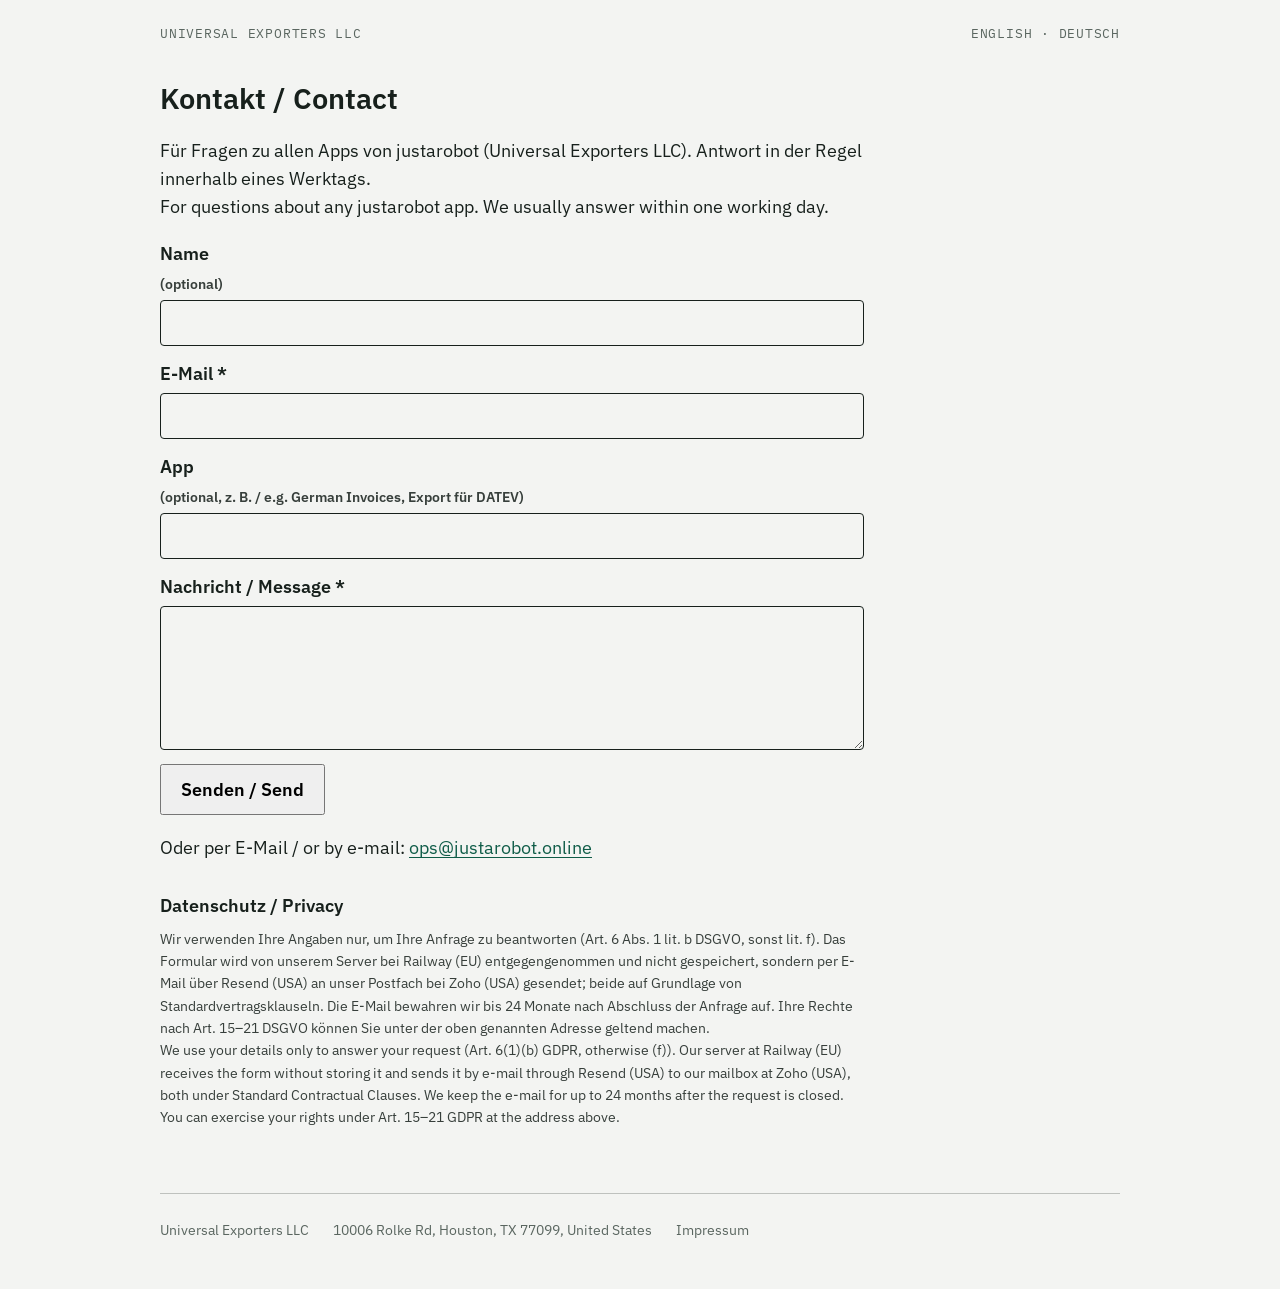
<file: kontakt/index.html>
<!doctype html>
<html lang="de">
<head>
<meta charset="utf-8">
<meta name="viewport" content="width=device-width, initial-scale=1">
<title>Kontakt · Universal Exporters LLC</title>
<meta name="description" content="Kontaktformular von Universal Exporters LLC (justarobot) für alle Apps. Contact form for all justarobot apps.">
<link rel="icon" href="/datev.png">
<link rel="canonical" href="https://justarobot.online/kontakt/">
<link rel="stylesheet" href="/site.css">
<style>.legal{max-width:44rem;margin:2rem 0 3rem;line-height:1.55}.legal h1{font-size:1.8rem;margin:0 0 1rem}.legal h2{font-size:1.15rem;margin:1.8rem 0 .5rem}
form{display:grid;gap:.9rem;margin:1.2rem 0}label{display:grid;gap:.3rem;font-weight:600}input,textarea{font:inherit;padding:.5rem .6rem;border:1px solid currentColor;border-radius:4px;background:transparent;color:inherit}
textarea{min-height:9rem}button{font:inherit;font-weight:600;padding:.6rem 1.2rem;justify-self:start;cursor:pointer}.hp{position:absolute;left:-9999px}
.note{padding:.7rem .9rem;border:1px solid currentColor;border-radius:4px;margin:1rem 0}.small{font-size:.9rem;opacity:.85}</style>
</head>
<body>
<div class="wrap">
  <header class="mast">
    <span><a href="/">Universal Exporters LLC</a></span>
    <span><a href="/">English</a> · <a href="/de/" hreflang="de" lang="de">Deutsch</a></span>
  </header>
  <main class="legal">
<h1>Kontakt / Contact</h1>
<p>Für Fragen zu allen Apps von justarobot (Universal Exporters LLC). Antwort in der Regel innerhalb eines Werktags.<br>
<span lang="en">For questions about any justarobot app. We usually answer within one working day.</span></p>
<p id="ok" class="note" hidden>Danke, Ihre Nachricht ist angekommen. Wir antworten an die angegebene E-Mail-Adresse.<br><span lang="en">Thank you, your message has arrived. We will reply to the e-mail address you gave.</span></p>
<p id="err" class="note" hidden></p>
<form method="post" action="https://kuendigungsbutton.justarobot.online/contact">
  <label>Name <span class="small">(optional)</span><input name="name" maxlength="200" autocomplete="name"></label>
  <label>E-Mail *<input name="email" type="email" maxlength="254" required autocomplete="email"></label>
  <label>App <span class="small">(optional, z. B. / e.g. German Invoices, Export für DATEV)</span><input name="app" maxlength="100"></label>
  <label>Nachricht / Message *<textarea name="message" maxlength="5000" minlength="5" required></textarea></label>
  <label class="hp" aria-hidden="true">Website<input name="website" tabindex="-1" autocomplete="off"></label>
  <button type="submit">Senden / Send</button>
</form>
<p>Oder per E-Mail / or by e-mail: <a href="mailto:ops@justarobot.online">ops@justarobot.online</a></p>
<h2>Datenschutz / Privacy</h2>
<p class="small">Wir verwenden Ihre Angaben nur, um Ihre Anfrage zu beantworten (Art. 6 Abs. 1 lit. b DSGVO, sonst lit. f).
Das Formular wird von unserem Server bei Railway (EU) entgegengenommen und nicht gespeichert, sondern per E-Mail über
Resend (USA) an unser Postfach bei Zoho (USA) gesendet; beide auf Grundlage von Standardvertragsklauseln. Die E-Mail
bewahren wir bis 24 Monate nach Abschluss der Anfrage auf. Ihre Rechte nach Art. 15–21 DSGVO können Sie unter der oben
genannten Adresse geltend machen.<br>
<span lang="en">We use your details only to answer your request (Art. 6(1)(b) GDPR, otherwise (f)). Our server at Railway
(EU) receives the form without storing it and sends it by e-mail through Resend (USA) to our mailbox at Zoho (USA),
both under Standard Contractual Clauses. We keep the e-mail for up to 24 months after the request is closed. You can
exercise your rights under Art. 15–21 GDPR at the address above.</span></p>
  </main>
  <footer class="plate">
    <span>Universal Exporters LLC</span>
    <span>10006 Rolke Rd, Houston, TX 77099, United States</span>
    <a href="/impressum">Impressum</a>
  </footer>
</div>
<script>
const q = new URLSearchParams(location.search);
if (q.has("gesendet")) document.getElementById("ok").hidden = false;
const msg = { eingabe: "Bitte eine gültige E-Mail-Adresse und eine Nachricht angeben. / Please give a valid e-mail address and a message.",
  limit: "Zu viele Nachrichten in kurzer Zeit. Bitte später erneut versuchen oder eine E-Mail schreiben. / Too many messages; please try again later or send an e-mail.",
  versand: "Die Nachricht konnte nicht gesendet werden. Bitte schreiben Sie uns eine E-Mail. / The message could not be sent; please send us an e-mail." };
if (q.get("fehler")) { const e = document.getElementById("err"); e.textContent = msg[q.get("fehler")] || msg.versand; e.hidden = false; }
</script>
</body>
</html>
</file>
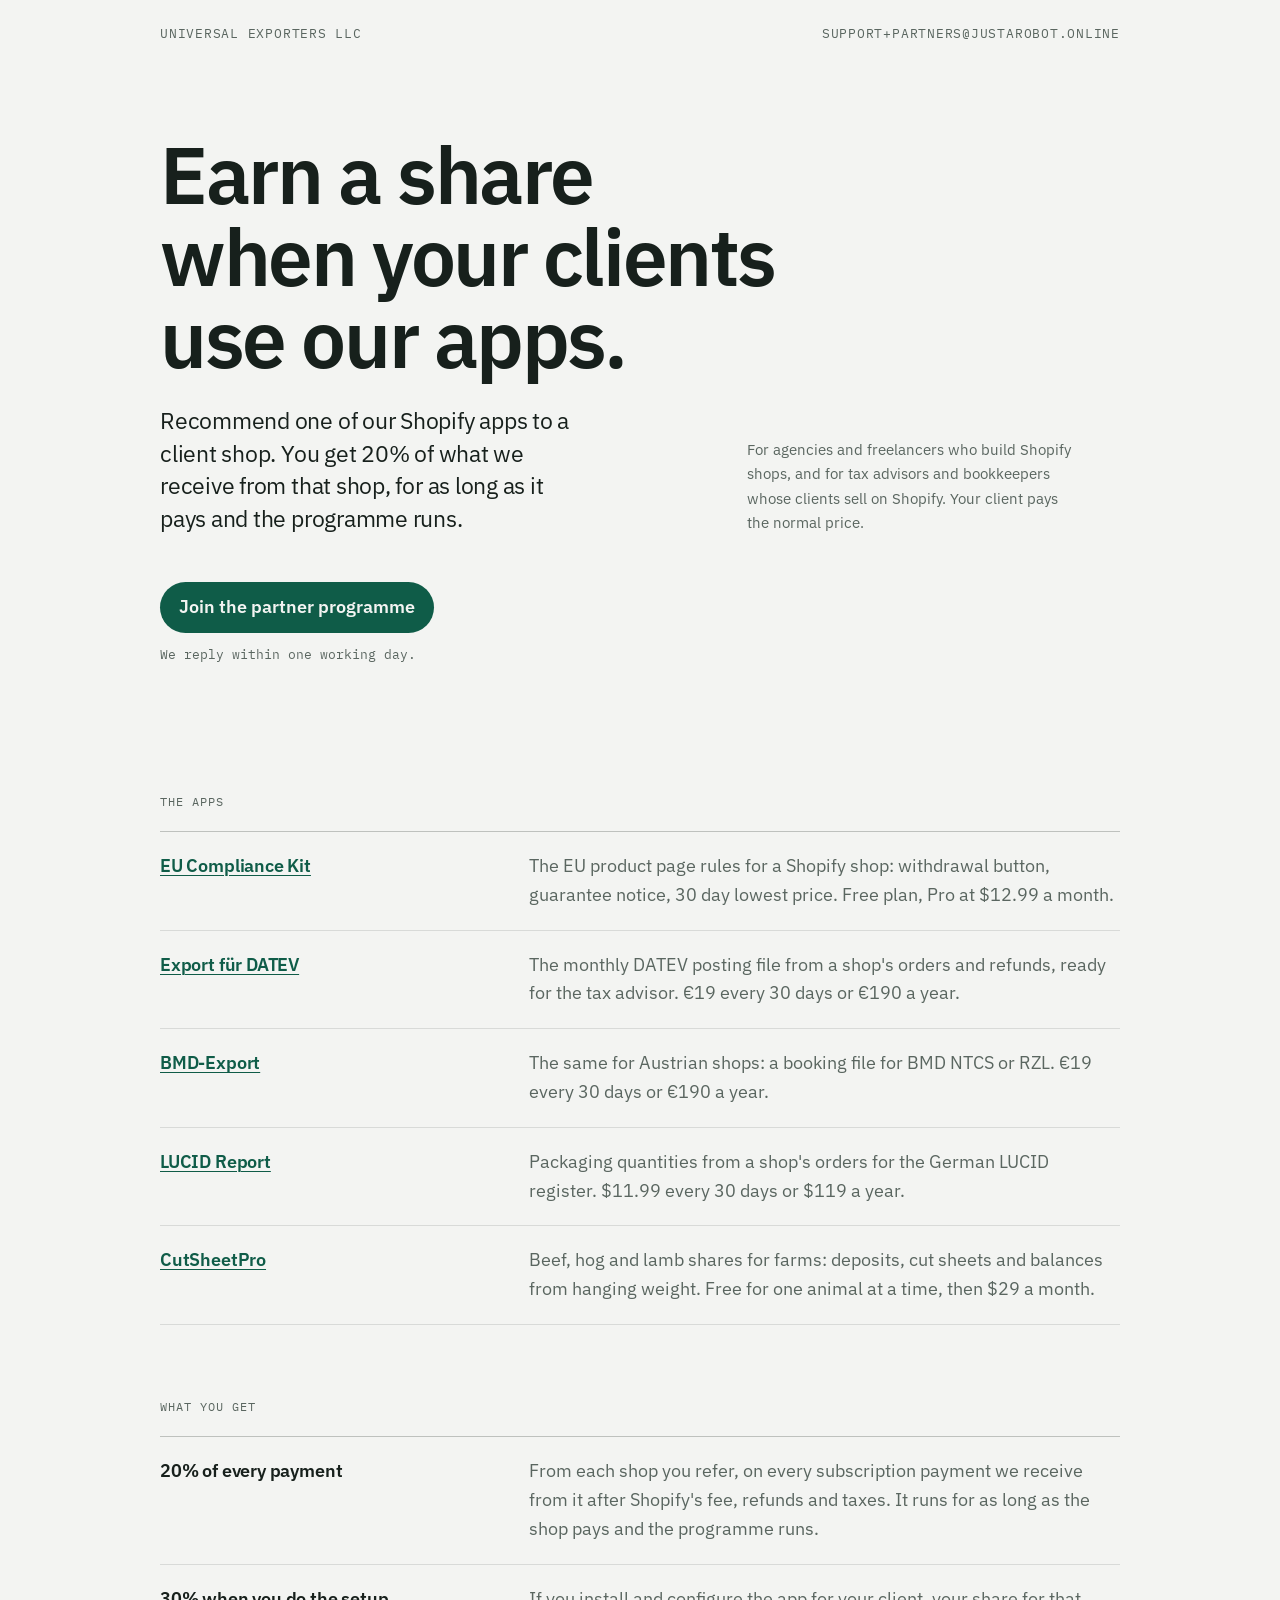
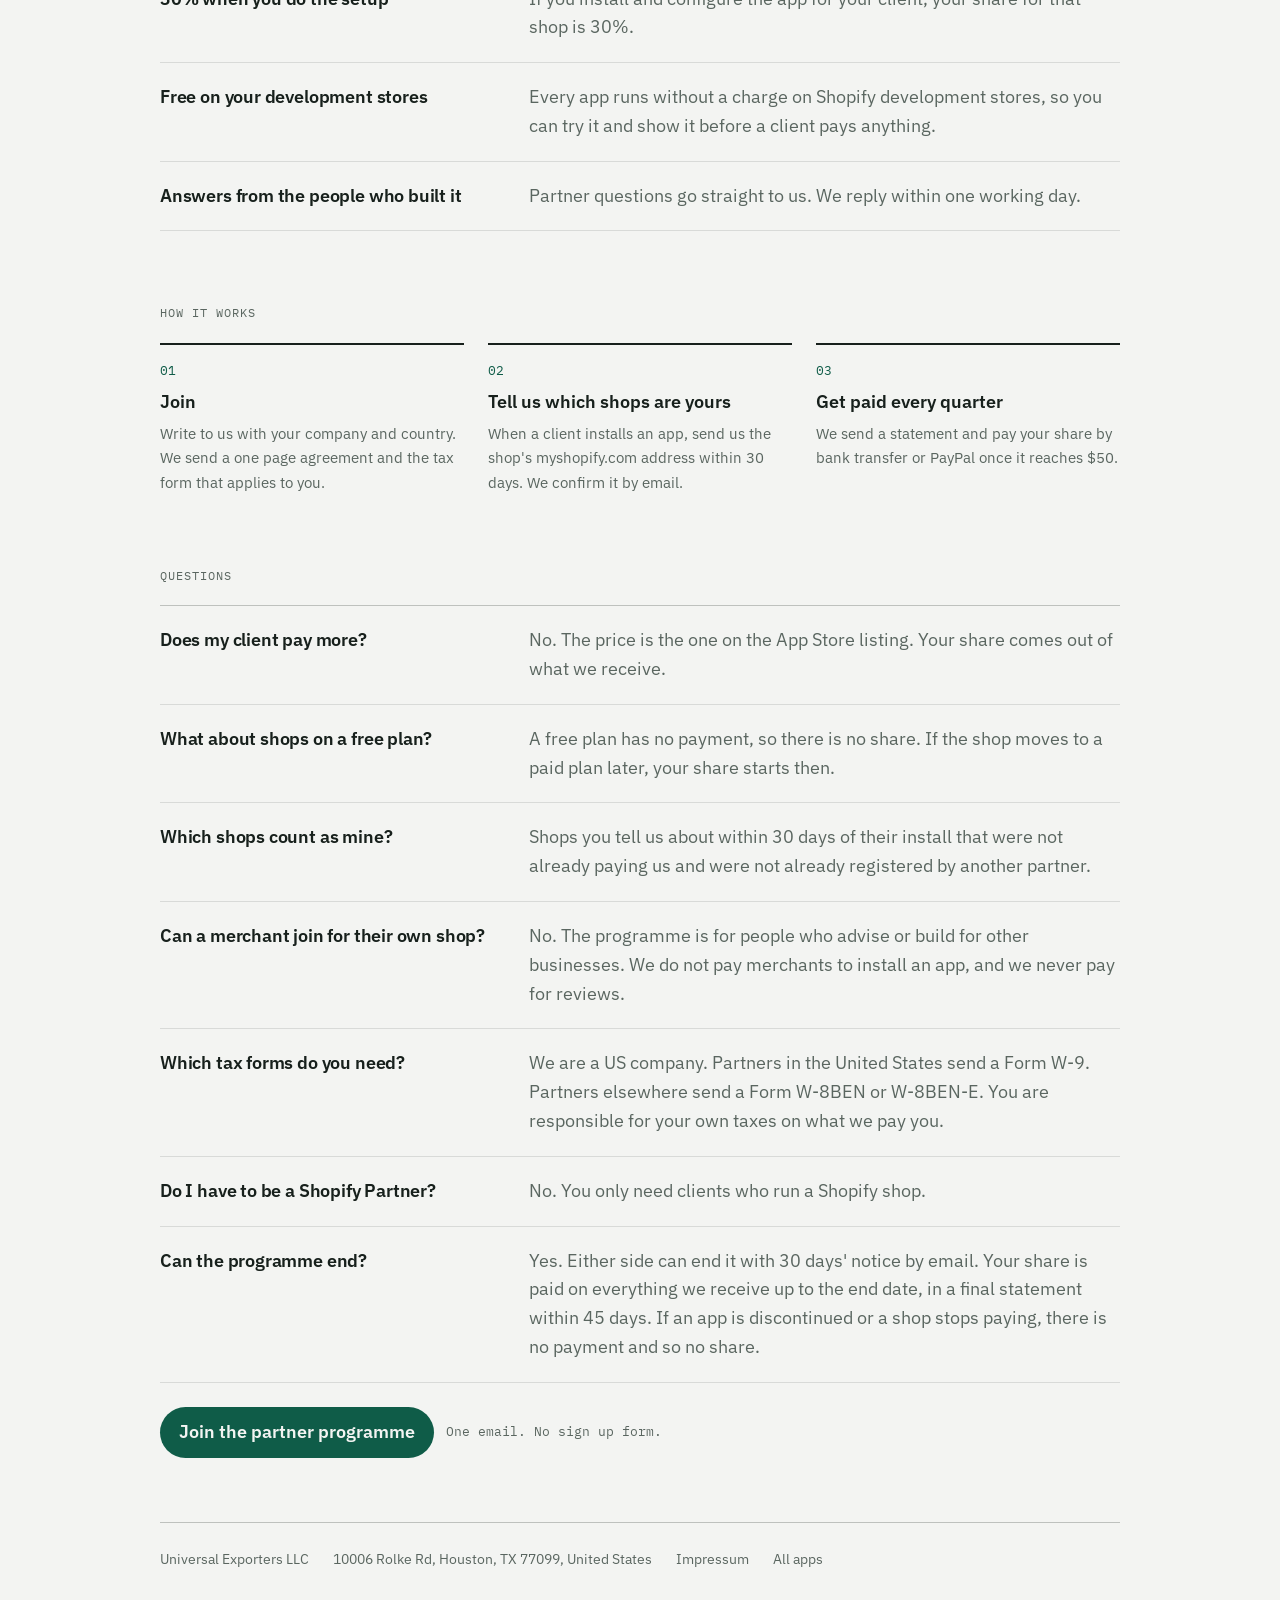
<file: partners/index.html>
<!doctype html>
<html lang="en">
<head>
<meta charset="utf-8">
<meta name="viewport" content="width=device-width, initial-scale=1">
<title>Partner Programme for Shopify Agencies and Advisors</title>
<meta name="description" content="Recommend our Shopify apps to your client shops and earn 20% of what we receive from each shop, for as long as it pays. For agencies, freelancers and tax advisors.">
<link rel="icon" href="/datev.png">
<link rel="canonical" href="https://justarobot.online/partners/">
<meta property="og:type" content="website">
<meta property="og:site_name" content="Universal Exporters">
<meta property="og:title" content="Partner Programme for Shopify Agencies and Advisors">
<meta property="og:description" content="Recommend our Shopify apps to your client shops and earn 20% of what we receive from each shop, for as long as it pays.">
<meta property="og:locale" content="en_US">
<meta property="og:url" content="https://justarobot.online/partners/">
<meta property="og:image" content="https://justarobot.online/og.png">
<meta name="twitter:card" content="summary_large_image">
<link rel="preload" href="/fonts/ibm-plex-sans-normal.woff2" as="font" type="font/woff2" crossorigin>
<link rel="stylesheet" href="/site.css">
<style>
  .mast span { min-width: 0; overflow-wrap: anywhere; }
  .cap { font-family: var(--mono); font-size: 0.8rem; color: var(--ink-soft); }
  .block { padding-block: clamp(3rem, 8vh, 5rem) 0; }
  .block > h2 { font-family: var(--mono); font-size: 0.75rem; letter-spacing: 0.08em; text-transform: uppercase; color: var(--ink-soft); font-weight: 400; margin-bottom: 1.25rem; }
  .rows { list-style: none; margin: 0; padding: 0; border-top: 1px solid var(--hair-strong); }
  .rows li { display: grid; grid-template-columns: minmax(0, 4fr) minmax(0, 7fr); gap: 0.4rem 2rem; padding: 1.25rem 0; border-bottom: 1px solid var(--hair); }
  .rows b { font-weight: 600; letter-spacing: -0.01em; }
  .rows span { color: var(--ink-soft); text-wrap: pretty; }
  .steps { display: grid; grid-template-columns: repeat(3, minmax(0, 1fr)); gap: 1.5rem; counter-reset: s; }
  .steps div { border-top: 2px solid var(--ink); padding-top: 1rem; counter-increment: s; }
  .steps div::before { content: "0" counter(s); font-family: var(--mono); font-size: 0.8rem; color: var(--accent); display: block; margin-bottom: 0.4rem; }
  .steps b { display: block; font-weight: 600; margin-bottom: 0.3rem; }
  .steps p { color: var(--ink-soft); font-size: 0.95rem; text-wrap: pretty; }
  .cta { display: inline-block; padding: 0.7rem 1.2rem; border-radius: 999px; background: var(--accent); color: var(--accent-ink); text-decoration: none; font-weight: 600; text-align: center; }
  .cta:hover { text-decoration: none; filter: brightness(1.1); }
  .ask { margin-top: 1.5rem; display: flex; flex-wrap: wrap; gap: 0.75rem; align-items: center; }
  @media (max-width: 760px) {
    .rows li { grid-template-columns: 1fr; }
    .steps { grid-template-columns: 1fr; }
  }
</style>
<script defer src="https://static.cloudflareinsights.com/beacon.min.js" data-cf-beacon='{"token": "f2b1d695183146ddbb72b2a0824e38e5"}'></script>
</head>
<body>
<div class="wrap">
  <header class="mast">
    <span><a href="/">Universal Exporters LLC</a></span>
    <span><a href="mailto:support+partners@justarobot.online?subject=Partner%20programme">support+partners@justarobot.online</a></span>
  </header>

  <main>
    <section class="title">
      <h1>Earn a share when your clients use our apps.</h1>
      <p class="lede">Recommend one of our Shopify apps to a client shop. You get 20% of what we receive from that shop, for as long as it pays and the programme runs.</p>
      <p class="aside">For agencies and freelancers who build Shopify shops, and for tax advisors and bookkeepers whose clients sell on Shopify. Your client pays the normal price.</p>
      <div class="ask">
        <a class="cta" href="mailto:support+partners@justarobot.online?subject=Partner%20programme&amp;body=Company%3A%20%0AWebsite%3A%20%0ACountry%3A%20">Join the partner programme</a>
        <span class="cap">We reply within one working day.</span>
      </div>
    </section>

    <section class="block">
      <h2>The apps</h2>
      <ul class="rows">
        <li><b><a href="https://eucompliance.justarobot.online" target="_blank" rel="noopener">EU Compliance Kit</a></b><span>The EU product page rules for a Shopify shop: withdrawal button, guarantee notice, 30 day lowest price. Free plan, Pro at $12.99 a month.</span></li>
        <li><b><a href="https://datev.justarobot.online" target="_blank" rel="noopener">Export für DATEV</a></b><span>The monthly DATEV posting file from a shop's orders and refunds, ready for the tax advisor. €19 every 30 days or €190 a year.</span></li>
        <li><b><a href="https://apps.shopify.com/bmd-export-2" target="_blank" rel="noopener">BMD-Export</a></b><span>The same for Austrian shops: a booking file for BMD NTCS or RZL. €19 every 30 days or €190 a year.</span></li>
        <li><b><a href="https://apps.shopify.com/lucid-verpackungsgesetz-report" target="_blank" rel="noopener">LUCID Report</a></b><span>Packaging quantities from a shop's orders for the German LUCID register. $11.99 every 30 days or $119 a year.</span></li>
        <li><b><a href="https://apps.shopify.com/cutsheetpro" target="_blank" rel="noopener">CutSheetPro</a></b><span>Beef, hog and lamb shares for farms: deposits, cut sheets and balances from hanging weight. Free for one animal at a time, then $29 a month.</span></li>
      </ul>
    </section>

    <section class="block">
      <h2>What you get</h2>
      <ul class="rows">
        <li><b>20% of every payment</b><span>From each shop you refer, on every subscription payment we receive from it after Shopify's fee, refunds and taxes. It runs for as long as the shop pays and the programme runs.</span></li>
        <li><b>30% when you do the setup</b><span>If you install and configure the app for your client, your share for that shop is 30%.</span></li>
        <li><b>Free on your development stores</b><span>Every app runs without a charge on Shopify development stores, so you can try it and show it before a client pays anything.</span></li>
        <li><b>Answers from the people who built it</b><span>Partner questions go straight to us. We reply within one working day.</span></li>
      </ul>
    </section>

    <section class="block">
      <h2>How it works</h2>
      <div class="steps">
        <div><b>Join</b><p>Write to us with your company and country. We send a one page agreement and the tax form that applies to you.</p></div>
        <div><b>Tell us which shops are yours</b><p>When a client installs an app, send us the shop's myshopify.com address within 30 days. We confirm it by email.</p></div>
        <div><b>Get paid every quarter</b><p>We send a statement and pay your share by bank transfer or PayPal once it reaches $50.</p></div>
      </div>
    </section>

    <section class="block">
      <h2>Questions</h2>
      <ul class="rows">
        <li><b>Does my client pay more?</b><span>No. The price is the one on the App Store listing. Your share comes out of what we receive.</span></li>
        <li><b>What about shops on a free plan?</b><span>A free plan has no payment, so there is no share. If the shop moves to a paid plan later, your share starts then.</span></li>
        <li><b>Which shops count as mine?</b><span>Shops you tell us about within 30 days of their install that were not already paying us and were not already registered by another partner.</span></li>
        <li><b>Can a merchant join for their own shop?</b><span>No. The programme is for people who advise or build for other businesses. We do not pay merchants to install an app, and we never pay for reviews.</span></li>
        <li><b>Which tax forms do you need?</b><span>We are a US company. Partners in the United States send a Form W-9. Partners elsewhere send a Form W-8BEN or W-8BEN-E. You are responsible for your own taxes on what we pay you.</span></li>
        <li><b>Do I have to be a Shopify Partner?</b><span>No. You only need clients who run a Shopify shop.</span></li>
        <li><b>Can the programme end?</b><span>Yes. Either side can end it with 30 days' notice by email. Your share is paid on everything we receive up to the end date, in a final statement within 45 days. If an app is discontinued or a shop stops paying, there is no payment and so no share.</span></li>
      </ul>
      <div class="ask">
        <a class="cta" href="mailto:support+partners@justarobot.online?subject=Partner%20programme&amp;body=Company%3A%20%0AWebsite%3A%20%0ACountry%3A%20">Join the partner programme</a>
        <span class="cap">One email. No sign up form.</span>
      </div>
    </section>
  </main>

  <footer class="plate">
    <span>Universal Exporters LLC</span>
    <span>10006 Rolke Rd, Houston, TX 77099, United States</span>
    <a href="/impressum">Impressum</a>
    <a href="/">All apps</a>
  </footer>
</div>
</body>
</html>
</file>
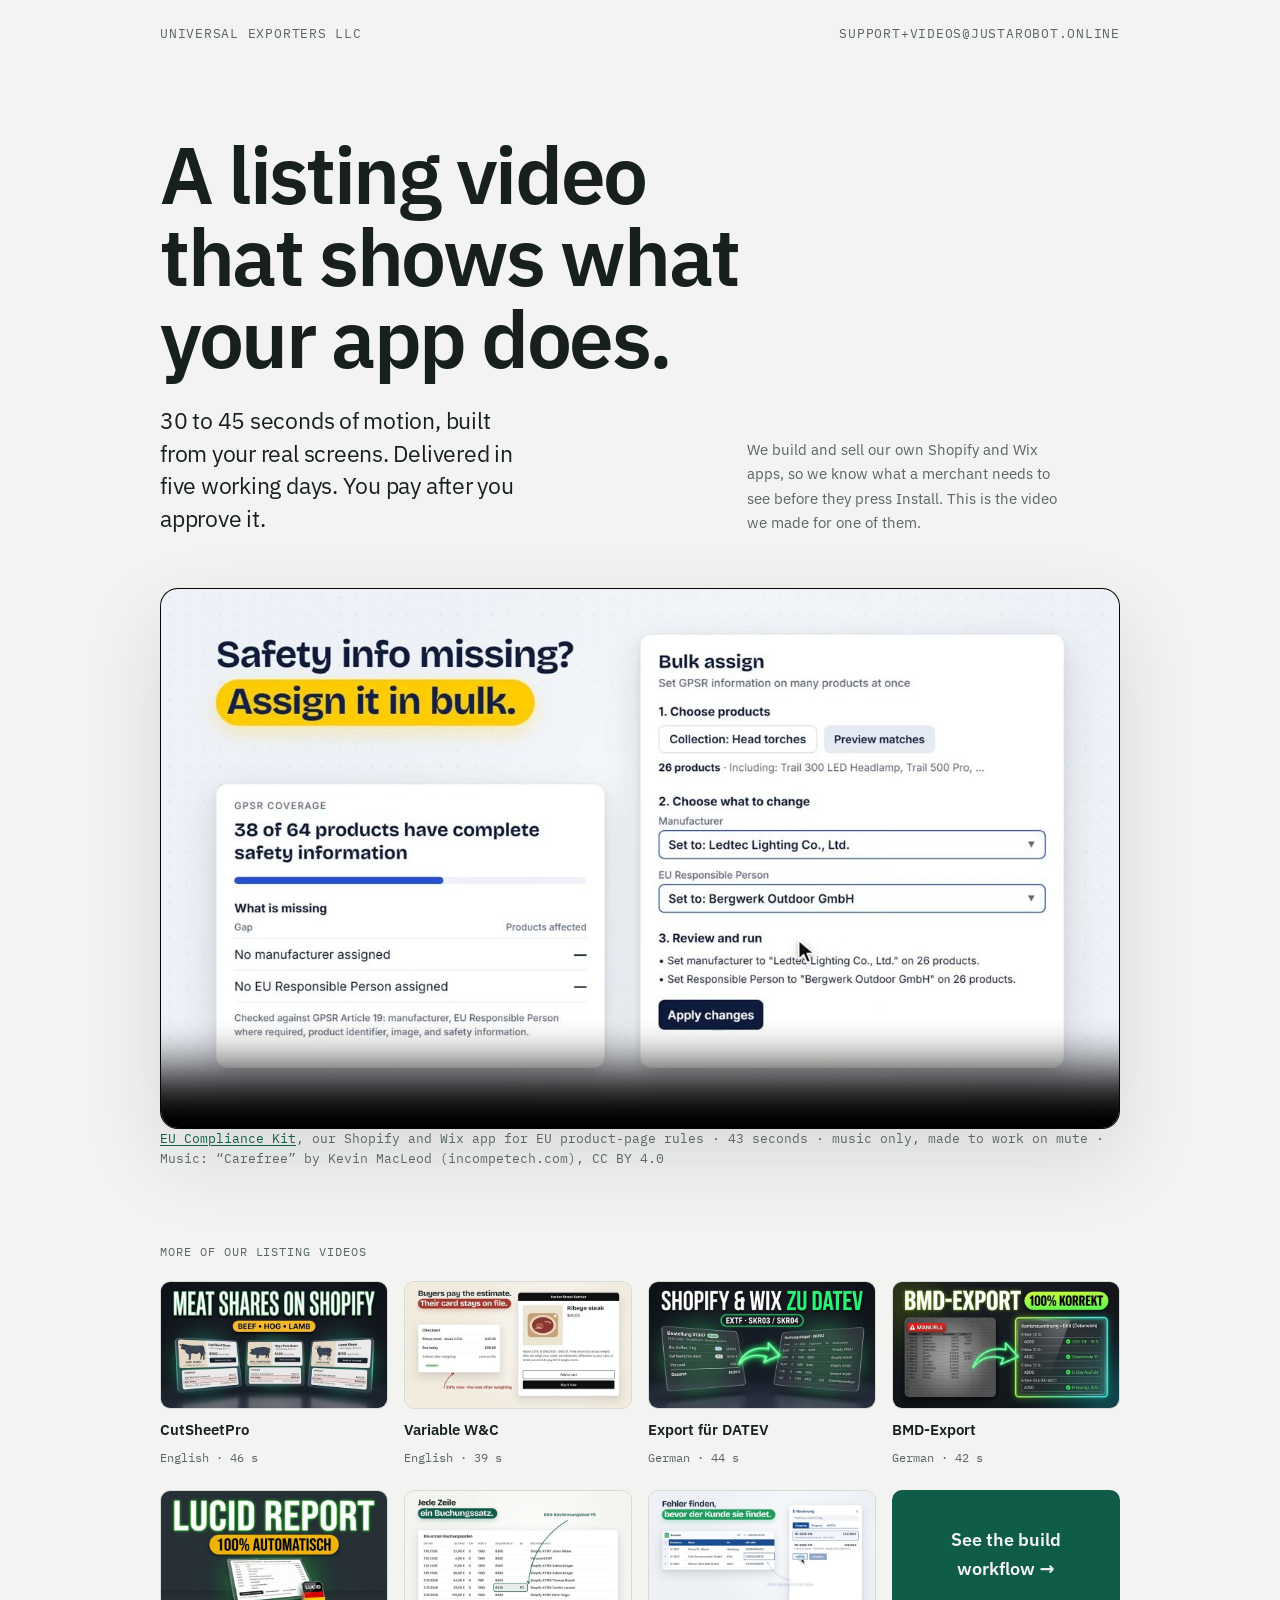
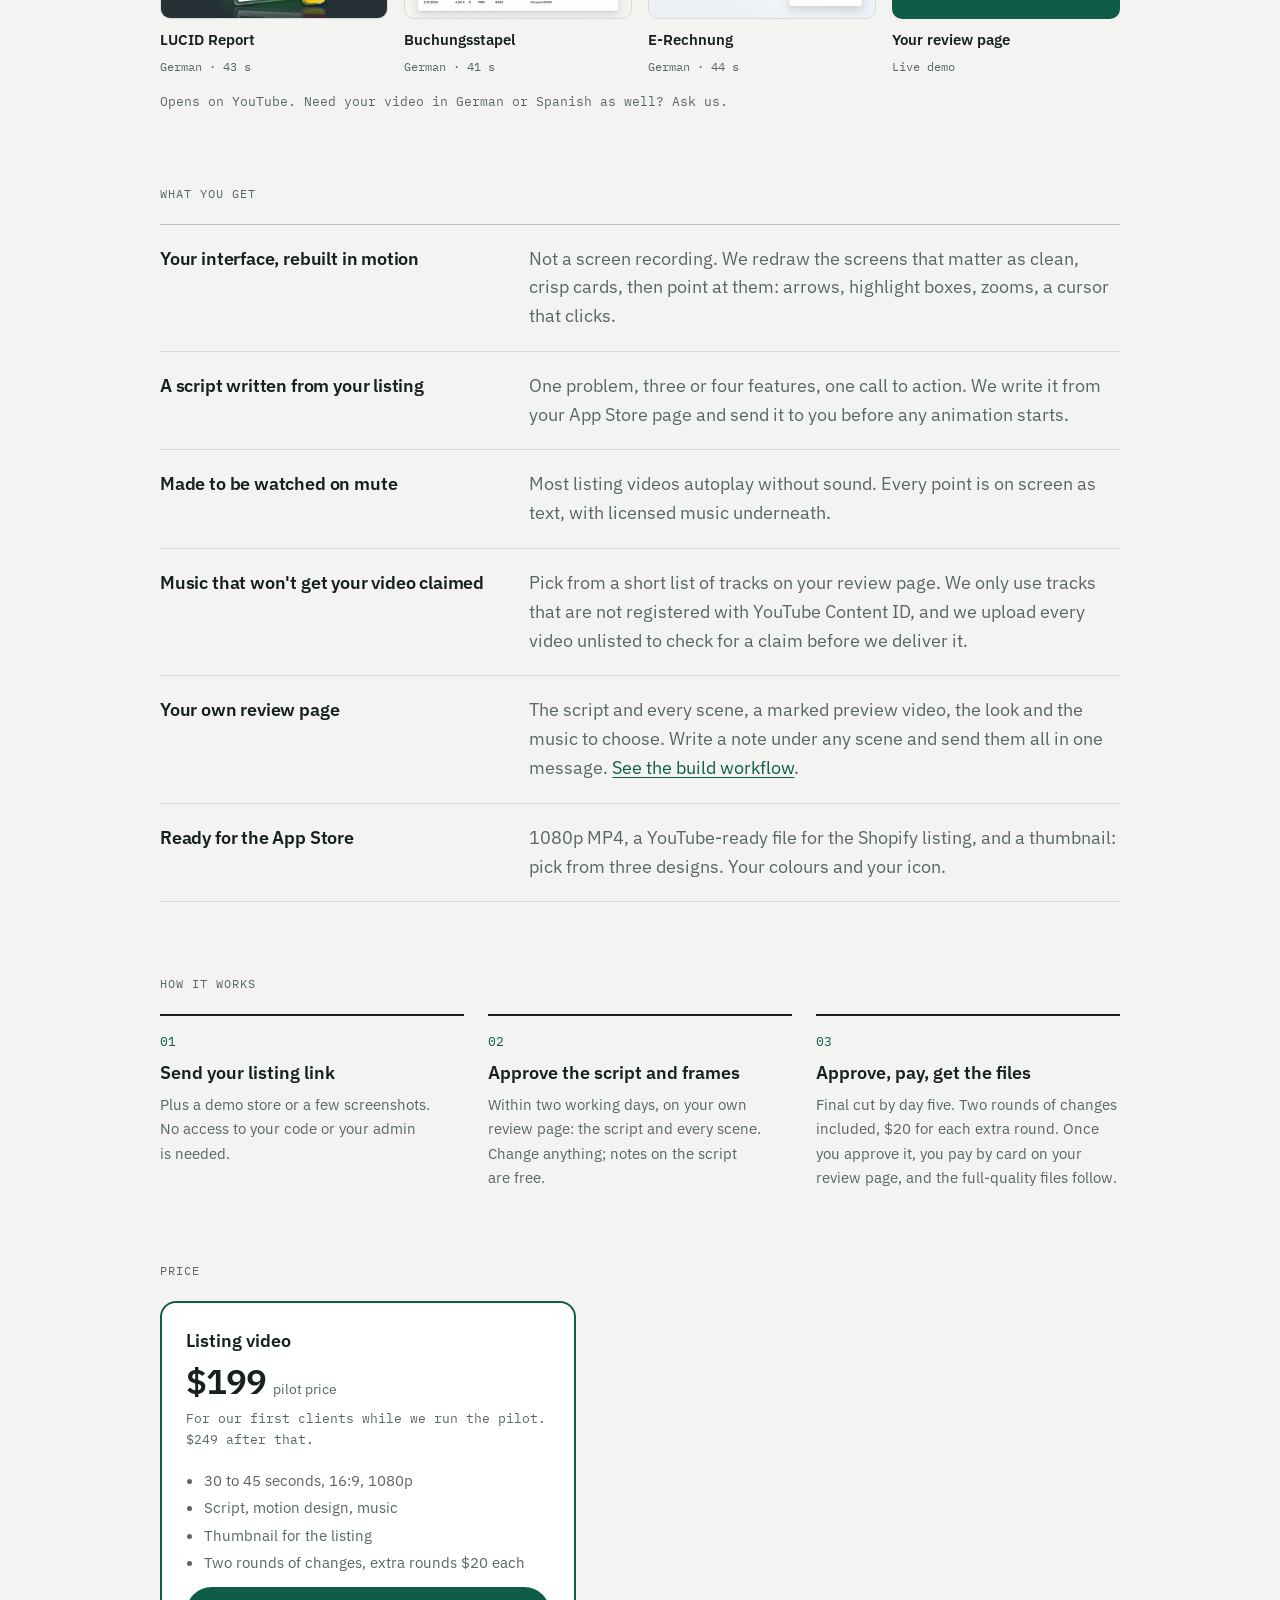
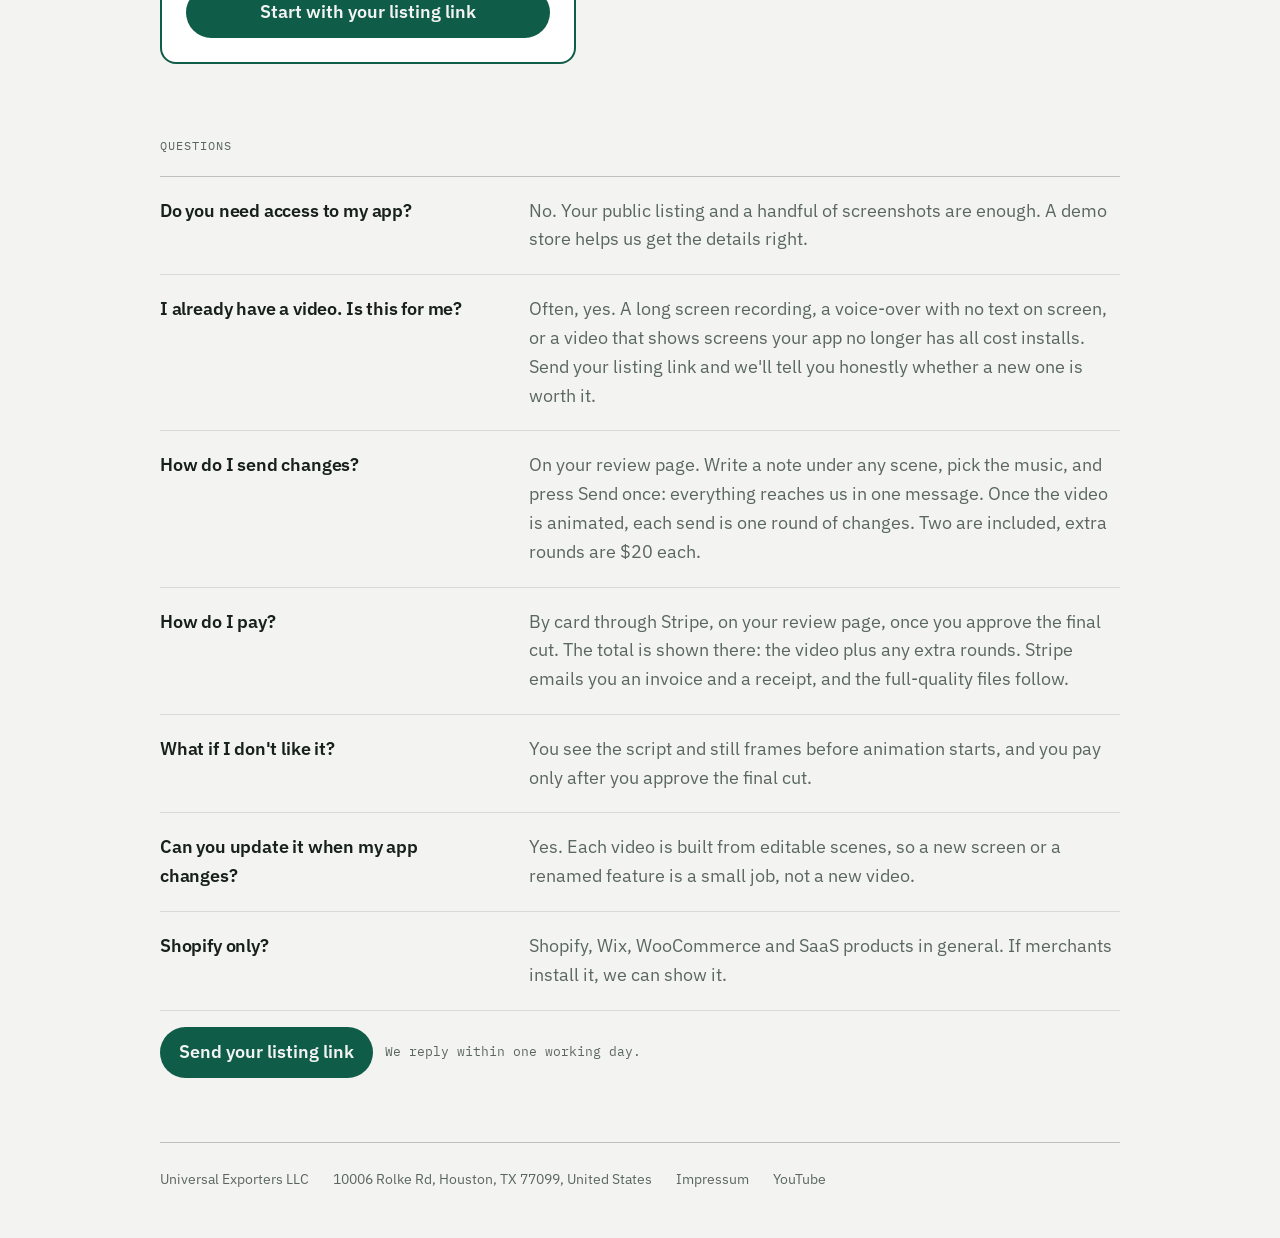
<file: videos/index.html>
<!doctype html>
<html lang="en">
<head>
<meta charset="utf-8">
<meta name="viewport" content="width=device-width, initial-scale=1">
<title>Listing Videos for Shopify and Wix Apps</title>
<meta name="description" content="A 30–45 second motion video for your Shopify or Wix app listing, built from your real screens and reviewed on your own page. $199 pilot price, pay after you approve.">
<link rel="icon" href="/datev.png">
<link rel="canonical" href="https://justarobot.online/videos/">
<meta property="og:type" content="website">
<meta property="og:site_name" content="Universal Exporters">
<meta property="og:title" content="Listing Videos for Shopify and Wix Apps">
<meta property="og:description" content="A 30 to 45 second motion video for your Shopify or Wix app listing, built from your real screens. $199 pilot price, pay after you approve it.">
<meta property="og:locale" content="en_US">
<meta property="og:url" content="https://justarobot.online/videos/">
<meta property="og:image" content="https://justarobot.online/videos/eucompliance-poster.jpg">
<meta property="og:image:width" content="1280">
<meta property="og:image:height" content="720">
<meta name="twitter:card" content="summary_large_image">
<meta name="twitter:title" content="Listing Videos for Shopify and Wix Apps">
<meta name="twitter:description" content="A 30 to 45 second motion video for your app listing, built from your real screens. $199 pilot price, pay after you approve it.">
<meta name="twitter:image" content="https://justarobot.online/videos/eucompliance-poster.jpg">
<script type="application/ld+json">{"@context":"https://schema.org","@graph":[
{"@type":"Service","@id":"https://justarobot.online/videos/#service","name":"App listing videos","url":"https://justarobot.online/videos/","serviceType":"Promo video production for Shopify and Wix apps","description":"A 30 to 45 second motion video for a Shopify or Wix app listing, built from the app's real screens: script, animation and music, reviewed on a private page, two rounds of changes included.","provider":{"@type":"Organization","@id":"https://justarobot.online/#org","name":"Universal Exporters","url":"https://justarobot.online"},"areaServed":"Worldwide","audience":{"@type":"BusinessAudience","audienceType":"Shopify and Wix app developers"},"offers":{"@type":"Offer","name":"Listing video","price":"199","priceCurrency":"USD","description":"Pilot price, $249 after the pilot. Two rounds of changes included, extra rounds $20 each. Delivered in five working days, paid after approval."}},
{"@type":"VideoObject","name":"EU Compliance Kit listing video","description":"43-second listing video for EU Compliance Kit, a Shopify and Wix app for EU product-page rules, made with this service.","thumbnailUrl":"https://justarobot.online/videos/eucompliance-poster.jpg","contentUrl":"https://justarobot.online/videos/eucompliance.mp4","uploadDate":"2026-11-10","duration":"PT43S"}
]}</script>
<link rel="preload" href="/fonts/ibm-plex-sans-normal.woff2" as="font" type="font/woff2" crossorigin>
<link rel="stylesheet" href="/site.css">
<style>
  .film { margin: 0 0 1rem; border-radius: 18px; overflow: hidden; border: 1px solid var(--hair-strong); background: #000; box-shadow: 0 30px 80px rgba(23,32,28,0.12); }
  .film video { display: block; width: 100%; height: auto; aspect-ratio: 16 / 9; }
  .cap { font-family: var(--mono); font-size: 0.8rem; color: var(--ink-soft); }
  .block { padding-block: clamp(3rem, 8vh, 5rem) 0; }
  .block > h2 { font-family: var(--mono); font-size: 0.75rem; letter-spacing: 0.08em; text-transform: uppercase; color: var(--ink-soft); font-weight: 400; margin-bottom: 1.25rem; }
  .rows { list-style: none; margin: 0; padding: 0; border-top: 1px solid var(--hair-strong); }
  .rows li { display: grid; grid-template-columns: minmax(0, 4fr) minmax(0, 7fr); gap: 0.4rem 2rem; padding: 1.25rem 0; border-bottom: 1px solid var(--hair); }
  .rows b { font-weight: 600; letter-spacing: -0.01em; }
  .rows span { color: var(--ink-soft); text-wrap: pretty; }
  .steps { display: grid; grid-template-columns: repeat(3, minmax(0, 1fr)); gap: 1.5rem; counter-reset: s; }
  .steps div { border-top: 2px solid var(--ink); padding-top: 1rem; counter-increment: s; }
  .steps div::before { content: "0" counter(s); font-family: var(--mono); font-size: 0.8rem; color: var(--accent); display: block; margin-bottom: 0.4rem; }
  .steps b { display: block; font-weight: 600; margin-bottom: 0.3rem; }
  .steps p { color: var(--ink-soft); font-size: 0.95rem; text-wrap: pretty; }
  .plans { display: grid; grid-template-columns: repeat(3, minmax(0, 1fr)); gap: 1rem; }
  .plan { background: var(--surface); border: 1px solid var(--hair-strong); border-radius: 16px; padding: 1.5rem; display: flex; flex-direction: column; gap: 0.6rem; }
  .plan--main { border: 2px solid var(--accent); }
  .plan h3 { font-size: 1.1rem; font-weight: 600; }
  .plan .price { font-size: 2.2rem; font-weight: 600; letter-spacing: -0.03em; line-height: 1; }
  .plan .price small { font-size: 0.9rem; font-weight: 400; color: var(--ink-soft); letter-spacing: 0; }
  .plan ul { margin: 0.3rem 0 0; padding-left: 1.1rem; color: var(--ink-soft); font-size: 0.95rem; }
  .plan li { margin: 0.2rem 0; }
  .cta { display: inline-block; margin-top: auto; padding: 0.7rem 1.2rem; border-radius: 999px; background: var(--accent); color: var(--accent-ink); text-decoration: none; font-weight: 600; text-align: center; }
  .cta--ghost { background: transparent; color: var(--accent); border: 1px solid var(--accent); }
  .cta:hover { text-decoration: none; filter: brightness(1.1); }
  .ask { margin-top: 1rem; display: flex; flex-wrap: wrap; gap: 0.75rem; align-items: center; }
  .gallery { list-style: none; margin: 0 0 0.75rem; padding: 0; display: grid; grid-template-columns: repeat(4, minmax(0, 1fr)); gap: 1.25rem 1rem; }
  .gallery a { display: block; color: var(--ink); text-decoration: none; }
  .gallery img { display: block; width: 100%; height: auto; aspect-ratio: 16 / 9; object-fit: cover; border-radius: 10px; border: 1px solid var(--hair); transition: transform 0.15s ease; }
  .gallery a:hover img { transform: translateY(-2px); }
  .gallery b { display: block; font-weight: 600; font-size: 0.95rem; margin-top: 0.5rem; }
  .gallery span { font-family: var(--mono); font-size: 0.75rem; color: var(--ink-soft); }
  .gallery .tile { display: grid; place-items: center; box-sizing: border-box; aspect-ratio: 16 / 9; padding: 0.75rem; border-radius: 10px; background: var(--accent); color: var(--accent-ink); font-weight: 600; text-align: center; text-wrap: balance; transition: transform 0.15s ease; }
  .gallery a:hover .tile { transform: translateY(-2px); filter: brightness(1.1); }
  @media (max-width: 760px) {
    .gallery { grid-template-columns: repeat(2, minmax(0, 1fr)); }
    .rows li { grid-template-columns: 1fr; }
    .steps, .plans { grid-template-columns: 1fr; }
  }
</style>
<script defer src="https://static.cloudflareinsights.com/beacon.min.js" data-cf-beacon='{"token": "f2b1d695183146ddbb72b2a0824e38e5"}'></script>
</head>
<body>
<div class="wrap">
  <header class="mast">
    <span><a href="/">Universal Exporters LLC</a></span>
    <span><a href="mailto:support+videos@justarobot.online?subject=Listing%20video">support+videos@justarobot.online</a></span>
  </header>

  <main>
    <section class="title">
      <h1>A listing video that shows what your app does.</h1>
      <p class="lede">30 to 45 seconds of motion, built from your real screens. Delivered in five working days. You pay after you approve it.</p>
      <p class="aside">We build and sell our own Shopify and Wix apps, so we know what a merchant needs to see before they press Install. This is the video we made for one of them.</p>
    </section>

    <figure class="film" style="margin:0">
      <video controls playsinline preload="metadata" poster="eucompliance-poster.jpg">
        <source src="eucompliance.mp4" type="video/mp4">
      </video>
    </figure>
    <p class="cap"><a href="https://eucompliance.justarobot.online" target="_blank" rel="noopener">EU Compliance Kit</a>, our Shopify and Wix app for EU product-page rules · 43 seconds · music only, made to work on mute · Music: “Carefree” by Kevin MacLeod (incompetech.com), CC BY 4.0</p>

    <section class="block">
      <h2>More of our listing videos</h2>
      <ul class="gallery">
        <li><a href="https://youtu.be/AwqxXYEMQfY" target="_blank" rel="noopener"><img src="thumbs/cutsheetpro.jpg" alt="CutSheetPro listing video" width="640" height="360" loading="lazy"><b>CutSheetPro</b><span>English · 46 s</span></a></li>
        <li><a href="https://youtu.be/9mHfcobgUvo" target="_blank" rel="noopener"><img src="thumbs/weight.jpg" alt="Variable W&amp;C listing video" width="640" height="360" loading="lazy"><b>Variable W&amp;C</b><span>English · 39 s</span></a></li>
        <li><a href="https://youtu.be/sF0olbbhd58" target="_blank" rel="noopener"><img src="thumbs/datev.jpg" alt="Export für DATEV listing video" width="640" height="360" loading="lazy"><b>Export für DATEV</b><span>German · 44 s</span></a></li>
        <li><a href="https://youtu.be/MVgzaT7ezV4" target="_blank" rel="noopener"><img src="thumbs/bmd.jpg" alt="BMD-Export listing video" width="640" height="360" loading="lazy"><b>BMD-Export</b><span>German · 42 s</span></a></li>
        <li><a href="https://youtu.be/NbtlJ_2LeM8" target="_blank" rel="noopener"><img src="thumbs/lucid.jpg" alt="LUCID Verpackungsgesetz Report listing video" width="640" height="360" loading="lazy"><b>LUCID Report</b><span>German · 43 s</span></a></li>
        <li><a href="https://youtu.be/uDrlO5F5xFI" target="_blank" rel="noopener"><img src="thumbs/buchungsstapel.jpg" alt="Buchungsstapel video" width="640" height="360" loading="lazy"><b>Buchungsstapel</b><span>German · 41 s</span></a></li>
        <li><a href="https://youtu.be/wE1pBTlVbDk" target="_blank" rel="noopener"><img src="thumbs/erechnung.jpg" alt="E-Rechnung video" width="640" height="360" loading="lazy"><b>E-Rechnung</b><span>German · 44 s</span></a></li>
        <li><a href="https://review.justarobot.online/r/32b3d31048fa05829647141f3a9f9b10" target="_blank" rel="noopener"><div class="tile">See the build workflow →</div><b>Your review page</b><span>Live demo</span></a></li>
      </ul>
      <p class="cap">Opens on YouTube. Need your video in German or Spanish as well? Ask us.</p>
    </section>

    <section class="block">
      <h2>What you get</h2>
      <ul class="rows">
        <li><b>Your interface, rebuilt in motion</b><span>Not a screen recording. We redraw the screens that matter as clean, crisp cards, then point at them: arrows, highlight boxes, zooms, a cursor that clicks.</span></li>
        <li><b>A script written from your listing</b><span>One problem, three or four features, one call to action. We write it from your App Store page and send it to you before any animation starts.</span></li>
        <li><b>Made to be watched on mute</b><span>Most listing videos autoplay without sound. Every point is on screen as text, with licensed music underneath.</span></li>
        <li><b>Music that won't get your video claimed</b><span>Pick from a short list of tracks on your review page. We only use tracks that are not registered with YouTube Content ID, and we upload every video unlisted to check for a claim before we deliver it.</span></li>
        <li><b>Your own review page</b><span>The script and every scene, a marked preview video, the look and the music to choose. Write a note under any scene and send them all in one message. <a href="https://review.justarobot.online/r/32b3d31048fa05829647141f3a9f9b10" target="_blank" rel="noopener">See the build workflow</a>.</span></li>
        <li><b>Ready for the App Store</b><span>1080p MP4, a YouTube-ready file for the Shopify listing, and a thumbnail: pick from three designs. Your colours and your icon.</span></li>
      </ul>
    </section>

    <section class="block">
      <h2>How it works</h2>
      <div class="steps">
        <div><b>Send your listing link</b><p>Plus a demo store or a few screenshots. No access to your code or your admin is needed.</p></div>
        <div><b>Approve the script and frames</b><p>Within two working days, on your own review page: the script and every scene. Change anything; notes on the script are free.</p></div>
        <div><b>Approve, pay, get the files</b><p>Final cut by day five. Two rounds of changes included, $20 for each extra round. Once you approve it, you pay by card on your review page, and the full-quality files follow.</p></div>
      </div>
    </section>

    <section class="block">
      <h2>Price</h2>
      <div class="plans" style="grid-template-columns:minmax(0,1fr);max-width:26rem">
        <div class="plan plan--main">
          <h3>Listing video</h3>
          <div class="price">$199 <small>pilot price</small></div>
          <p class="cap" style="margin:0">For our first clients while we run the pilot. $249 after that.</p>
          <ul>
            <li>30 to 45 seconds, 16:9, 1080p</li>
            <li>Script, motion design, music</li>
            <li>Thumbnail for the listing</li>
            <li>Two rounds of changes, extra rounds $20 each</li>
          </ul>
          <a class="cta" href="mailto:support+videos@justarobot.online?subject=Listing%20video&amp;body=App%20listing%20link%3A%20">Start with your listing link</a>
        </div>
      </div>
    </section>

    <section class="block">
      <h2>Questions</h2>
      <ul class="rows">
        <li><b>Do you need access to my app?</b><span>No. Your public listing and a handful of screenshots are enough. A demo store helps us get the details right.</span></li>
        <li><b>I already have a video. Is this for me?</b><span>Often, yes. A long screen recording, a voice-over with no text on screen, or a video that shows screens your app no longer has all cost installs. Send your listing link and we'll tell you honestly whether a new one is worth it.</span></li>
        <li><b>How do I send changes?</b><span>On your review page. Write a note under any scene, pick the music, and press Send once: everything reaches us in one message. Once the video is animated, each send is one round of changes. Two are included, extra rounds are $20 each.</span></li>
        <li><b>How do I pay?</b><span>By card through Stripe, on your review page, once you approve the final cut. The total is shown there: the video plus any extra rounds. Stripe emails you an invoice and a receipt, and the full-quality files follow.</span></li>
        <li><b>What if I don't like it?</b><span>You see the script and still frames before animation starts, and you pay only after you approve the final cut.</span></li>
        <li><b>Can you update it when my app changes?</b><span>Yes. Each video is built from editable scenes, so a new screen or a renamed feature is a small job, not a new video.</span></li>
        <li><b>Shopify only?</b><span>Shopify, Wix, WooCommerce and SaaS products in general. If merchants install it, we can show it.</span></li>
      </ul>
      <div class="ask">
        <a class="cta" href="mailto:support+videos@justarobot.online?subject=Listing%20video&amp;body=App%20listing%20link%3A%20">Send your listing link</a>
        <span class="cap">We reply within one working day.</span>
      </div>
    </section>
  </main>

  <footer class="plate">
    <span>Universal Exporters LLC</span>
    <span>10006 Rolke Rd, Houston, TX 77099, United States</span>
    <a href="/impressum">Impressum</a>
    <a href="https://www.youtube.com/@universalexportersllc" target="_blank" rel="noopener">YouTube</a>
  </footer>
</div>
</body>
</html>
</file>
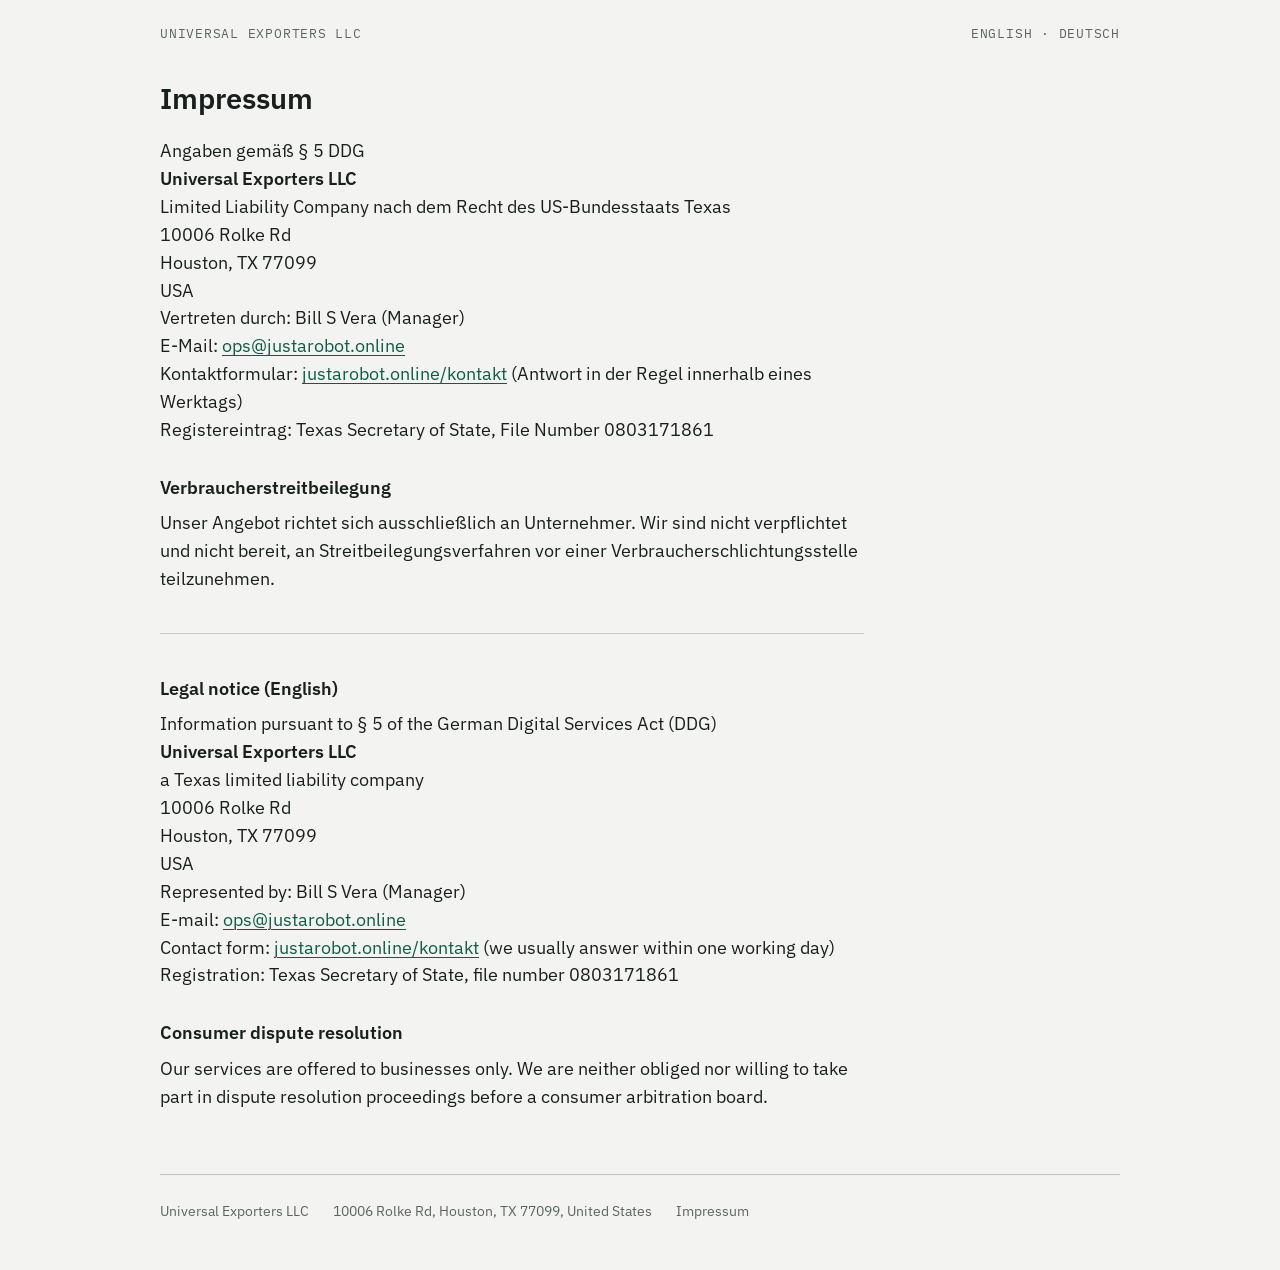
<file: impressum.html>
<!doctype html>
<html lang="de">
<head>
<meta charset="utf-8">
<meta name="viewport" content="width=device-width, initial-scale=1">
<title>Impressum · Universal Exporters LLC</title>
<meta name="description" content="Impressum / legal notice of Universal Exporters LLC, Houston, Texas, USA.">
<link rel="icon" href="/datev.png">
<link rel="canonical" href="https://justarobot.online/impressum">
<link rel="stylesheet" href="/site.css">
<style>.legal{max-width:44rem;margin:2rem 0 3rem;line-height:1.55}.legal h1{font-size:1.8rem;margin:0 0 1rem}.legal h2{font-size:1.15rem;margin:1.8rem 0 .5rem}.legal hr{border:0;border-top:1px solid currentColor;opacity:.2;margin:2.5rem 0}</style>
</head>
<body>
<div class="wrap">
  <header class="mast">
    <span><a href="/">Universal Exporters LLC</a></span>
    <span><a href="/">English</a> · <a href="/de/" hreflang="de" lang="de">Deutsch</a></span>
  </header>
  <main class="legal">
<h1>Impressum</h1>
<p>Angaben gemäß § 5 DDG</p>
<p><strong>Universal Exporters LLC</strong><br>Limited Liability Company nach dem Recht des US-Bundesstaats Texas<br>10006 Rolke Rd<br>Houston, TX 77099<br>USA</p>
<p>Vertreten durch: Bill S Vera (Manager)</p>
<p>E-Mail: <a href="mailto:ops@justarobot.online">ops@justarobot.online</a><br>Kontaktformular: <a href="/kontakt/">justarobot.online/kontakt</a> (Antwort in der Regel innerhalb eines Werktags)</p>
<p>Registereintrag: Texas Secretary of State, File Number 0803171861</p>
<h2>Verbraucherstreitbeilegung</h2>
<p>Unser Angebot richtet sich ausschließlich an Unternehmer. Wir sind nicht
verpflichtet und nicht bereit, an Streitbeilegungsverfahren vor einer
Verbraucherschlichtungsstelle teilzunehmen.</p>
<hr>
<h2>Legal notice (English)</h2>
<p>Information pursuant to § 5 of the German Digital Services Act (DDG)</p>
<p><strong>Universal Exporters LLC</strong><br>a Texas limited liability company<br>10006 Rolke Rd<br>Houston, TX 77099<br>USA</p>
<p>Represented by: Bill S Vera (Manager)</p>
<p>E-mail: <a href="mailto:ops@justarobot.online">ops@justarobot.online</a><br>Contact form: <a href="/kontakt/">justarobot.online/kontakt</a> (we usually answer within one working day)</p>
<p>Registration: Texas Secretary of State, file number 0803171861</p>
<h2>Consumer dispute resolution</h2>
<p>Our services are offered to businesses only. We are neither obliged nor
willing to take part in dispute resolution proceedings before a consumer
arbitration board.</p>
  </main>
  <footer class="plate">
    <span>Universal Exporters LLC</span>
    <span>10006 Rolke Rd, Houston, TX 77099, United States</span>
    <a href="/impressum">Impressum</a>
  </footer>
</div>
</body>
</html>
</file>
<file: site.css>
/* Self-hosted (latin subset, OFL). Plex Sans is a variable file: one request covers 400 to 600. */
@font-face { font-family: "IBM Plex Sans"; font-style: normal; font-weight: 400 600; font-display: swap; src: url("/fonts/ibm-plex-sans-normal.woff2") format("woff2"); }
@font-face { font-family: "IBM Plex Mono"; font-style: normal; font-weight: 400; font-display: swap; src: url("/fonts/ibm-plex-mono-normal-400.woff2") format("woff2"); }

/* Paper and ink, cold. One accent: the green the apps already share. */
:root {
  --canvas: #F3F4F2; --surface: #FFFFFF;
  --ink: #17201C; --ink-soft: #5A6660;
  --accent: #0F5C48; --accent-ink: #F3F4F2;
  --hair: rgba(23, 32, 28, 0.12); --hair-strong: rgba(23, 32, 28, 0.24);
  --sans: "IBM Plex Sans", system-ui, -apple-system, "Segoe UI", Roboto, sans-serif;
  --mono: "IBM Plex Mono", ui-monospace, "Cascadia Mono", Consolas, monospace;
  --gutter: clamp(1.25rem, 5vw, 4rem);
  --measure: 62ch;
}
* { box-sizing: border-box; }
html { background: var(--canvas); }
body { margin: 0; background: var(--canvas); color: var(--ink); font: 400 clamp(1rem, 0.96rem + 0.22vw, 1.125rem)/1.6 var(--sans); -webkit-font-smoothing: antialiased; }
a { color: var(--accent); text-decoration-thickness: 1px; text-underline-offset: 0.14em; }
a:hover { text-decoration-thickness: 2px; }
:focus-visible { outline: 2px solid var(--accent); outline-offset: 3px; }
h1, h2, h3, p { margin: 0; }
.wrap { max-width: 68rem; margin-inline: auto; padding-inline: var(--gutter); }

/* Masthead */
.mast { display: flex; align-items: baseline; justify-content: space-between; gap: 1rem; padding-top: 1.5rem; font-family: var(--mono); font-size: 0.8rem; letter-spacing: 0.06em; text-transform: uppercase; color: var(--ink-soft); }
.mast a { color: inherit; text-decoration: none; }
.mast a:hover { color: var(--accent); }

/* Title */
.title { padding-block: clamp(3.5rem, 10vh, 7rem) clamp(2.5rem, 6vh, 4rem); display: grid; grid-template-columns: minmax(0, 7fr) minmax(0, 5fr); gap: 1.5rem 4rem; align-items: end; }
.title h1 { grid-column: 1 / -1; font-size: clamp(2.4rem, 1.5rem + 4.4vw, 5.2rem); font-weight: 600; line-height: 1.02; letter-spacing: -0.03em; text-wrap: balance; max-width: 16ch; }
.title .lede { font-size: clamp(1.15rem, 1.05rem + 0.5vw, 1.45rem); line-height: 1.4; letter-spacing: -0.01em; max-width: 30ch; text-wrap: pretty; }
.title .aside { color: var(--ink-soft); font-size: 0.95rem; max-width: 36ch; text-wrap: pretty; }

/* The index: one row per tool, not four identical cards. */
.index { list-style: none; margin: 0; padding: 0; border-top: 1px solid var(--hair-strong); }
.tool { display: grid; grid-template-columns: 3.5rem minmax(0, 7fr) minmax(0, 4fr); gap: 0.5rem 1.5rem; align-items: start; padding: 1.75rem 0; border-bottom: 1px solid var(--hair); }
.tool__icon { width: 3rem; height: 3rem; border-radius: 12px; border: 1px solid var(--hair-strong); background: var(--surface); display: block; }
.tool h2 { font-size: 1.25rem; font-weight: 600; letter-spacing: -0.015em; line-height: 1.25; }
.tool h2 a { color: var(--ink); text-decoration: none; }
.tool h2 a:hover { color: var(--accent); }
.tool p { color: var(--ink-soft); max-width: var(--measure); text-wrap: pretty; margin-top: 0.35rem; }
.tool__meta { font-family: var(--mono); font-size: 0.8rem; line-height: 1.7; color: var(--ink-soft); display: grid; gap: 0.15rem; }
.tool__meta b { font-weight: 400; color: var(--ink); }
.tool__meta a { color: var(--accent); text-decoration: none; }
.tool__meta a:hover { text-decoration: underline; }
.tool__meta .k { display: inline-block; min-width: 5.5em; margin-right: 0.4em; color: var(--ink-soft); letter-spacing: 0.04em; text-transform: uppercase; font-size: 0.7rem; }
/* Shopify mark next to "Shopify app" (simple-icons path, brand green); the symbol sits once at the top of <body> */
.tool__meta .brand { display: inline-block; width: 13px; height: 13px; vertical-align: -1.5px; margin-right: 0.4em; color: #7AB55C; }
/* Wix is a wordmark, not a glyph: 24×9.29 viewBox, so it needs its own width at the same 13px cap height.
   It also replaces the word rather than preceding it, so unlike .brand it carries an aria-label instead of aria-hidden. */
.tool__meta .brand--wix { width: 34px; height: 13px; vertical-align: -2px; color: #0C6EFC; }
/* WooCommerce is a wordmark too (24×4.84 viewBox), brand purple; like Wix it replaces the word. */
.tool__meta .brand--woo { width: 76px; height: 15px; vertical-align: -2px; color: #96588A; }
/* Square glyphs in their brand colours, same 13px box as Shopify; Etsy's 21×24 crop keeps its height. */
.tool__meta .brand--shopware { color: #189EFF; }
.tool__meta .brand--etsy { width: 11px; color: #F16521; }
.tool__meta .brand--kaufland { color: #E10915; }
.tool__meta .brand--ebay { width: 33px; height: 13px; vertical-align: -2px; color: #E53238; }
/* Install buttons for the app-market listings: the page's only buttons, so they stay quiet. */
.tool__meta .install { display: inline-block; padding: 0.15rem 0.65rem; border: 1px solid var(--accent); border-radius: 999px; color: var(--accent); text-decoration: none; line-height: 1.6; }
.tool__meta .install:hover { background: var(--accent); color: #fff; text-decoration: none; }

/* Support and plate */
.group { font-family: var(--mono); font-size: 0.75rem; letter-spacing: 0.08em; text-transform: uppercase; color: var(--ink-soft); font-weight: 400; margin: 3rem 0 0.75rem; }
.support { padding-block: 3rem 0; display: grid; grid-template-columns: minmax(0, 7fr) minmax(0, 5fr); gap: 1rem 4rem; }
.support h3 { font-family: var(--mono); font-size: 0.75rem; letter-spacing: 0.08em; text-transform: uppercase; color: var(--ink-soft); font-weight: 400; margin-bottom: 0.5rem; }
.support p { color: var(--ink-soft); max-width: var(--measure); text-wrap: pretty; }
.plate { margin-top: 4rem; padding-block: 1.5rem 3rem; border-top: 1px solid var(--hair-strong); display: flex; flex-wrap: wrap; gap: 0.5rem 1.5rem; font-size: 0.9rem; color: var(--ink-soft); }
.plate a { color: var(--ink-soft); text-decoration: none; }
.plate a:hover { color: var(--accent); }

@media (max-width: 760px) {
  .title, .support { grid-template-columns: 1fr; gap: 1.25rem; }
  .tool { grid-template-columns: 2.75rem minmax(0, 1fr); }
  .tool__icon { width: 2.5rem; height: 2.5rem; border-radius: 10px; }
  .tool__meta { grid-column: 2; }
}
@media (prefers-reduced-motion: no-preference) {
  .tool h2 a, .tool__meta a, .mast a, .plate a { transition: color 140ms cubic-bezier(0.23, 1, 0.32, 1); }
}
/* German labels run longer ("Installieren"): widen the key column on the German page only. */
html[lang="de"] .tool__meta .k { min-width: 7.5em; }
</file>
